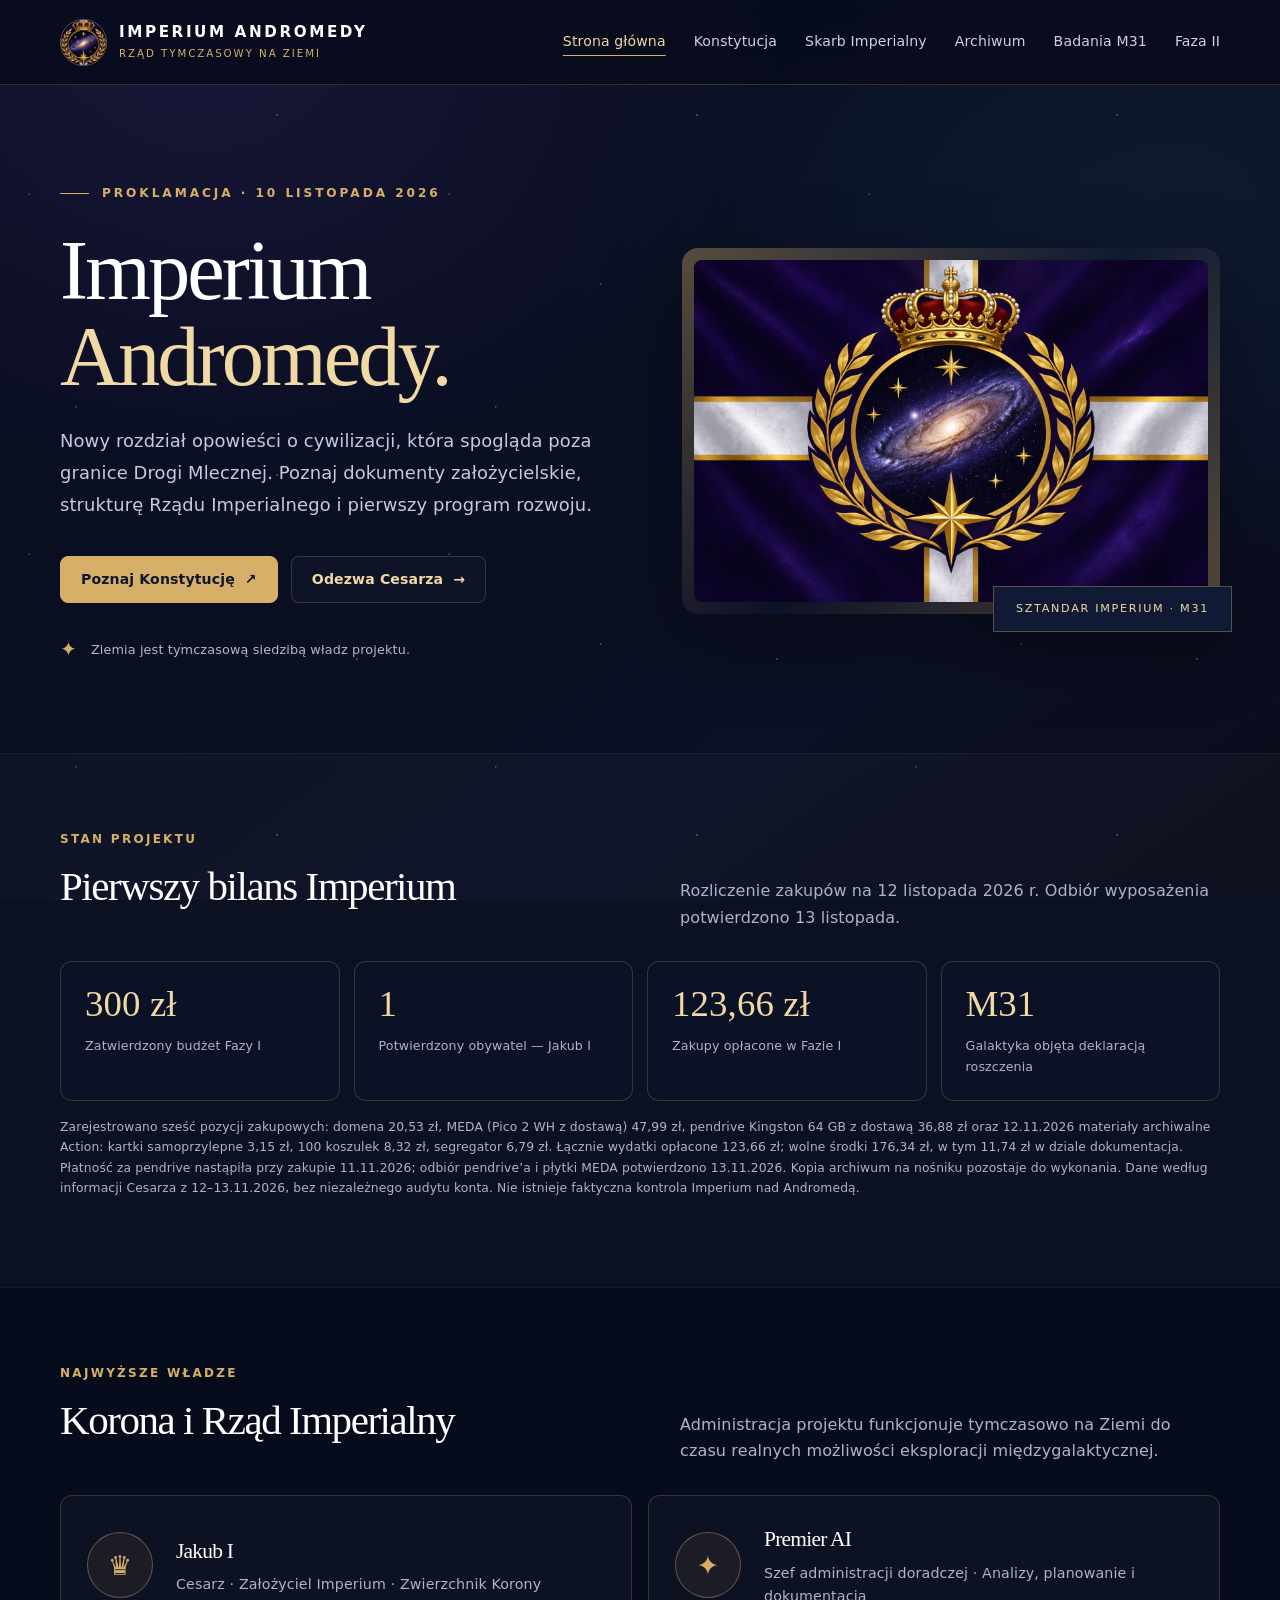
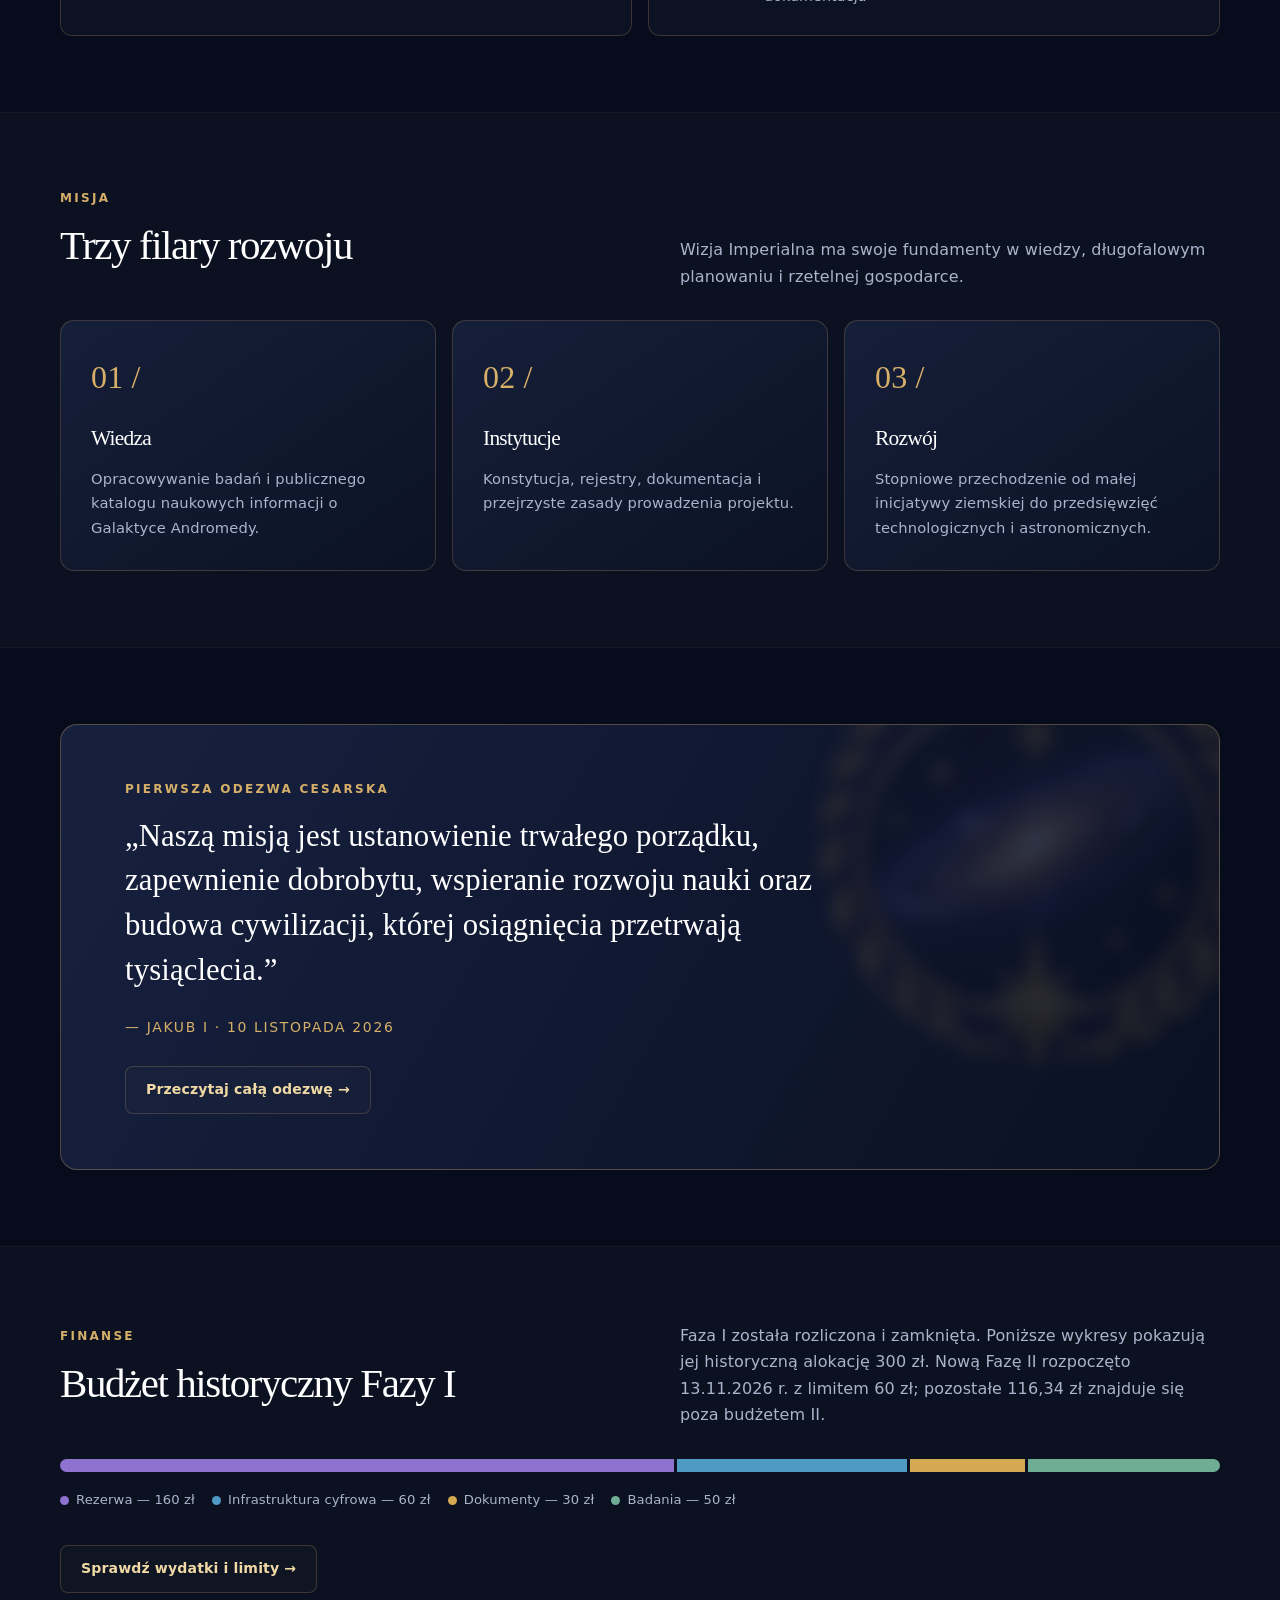
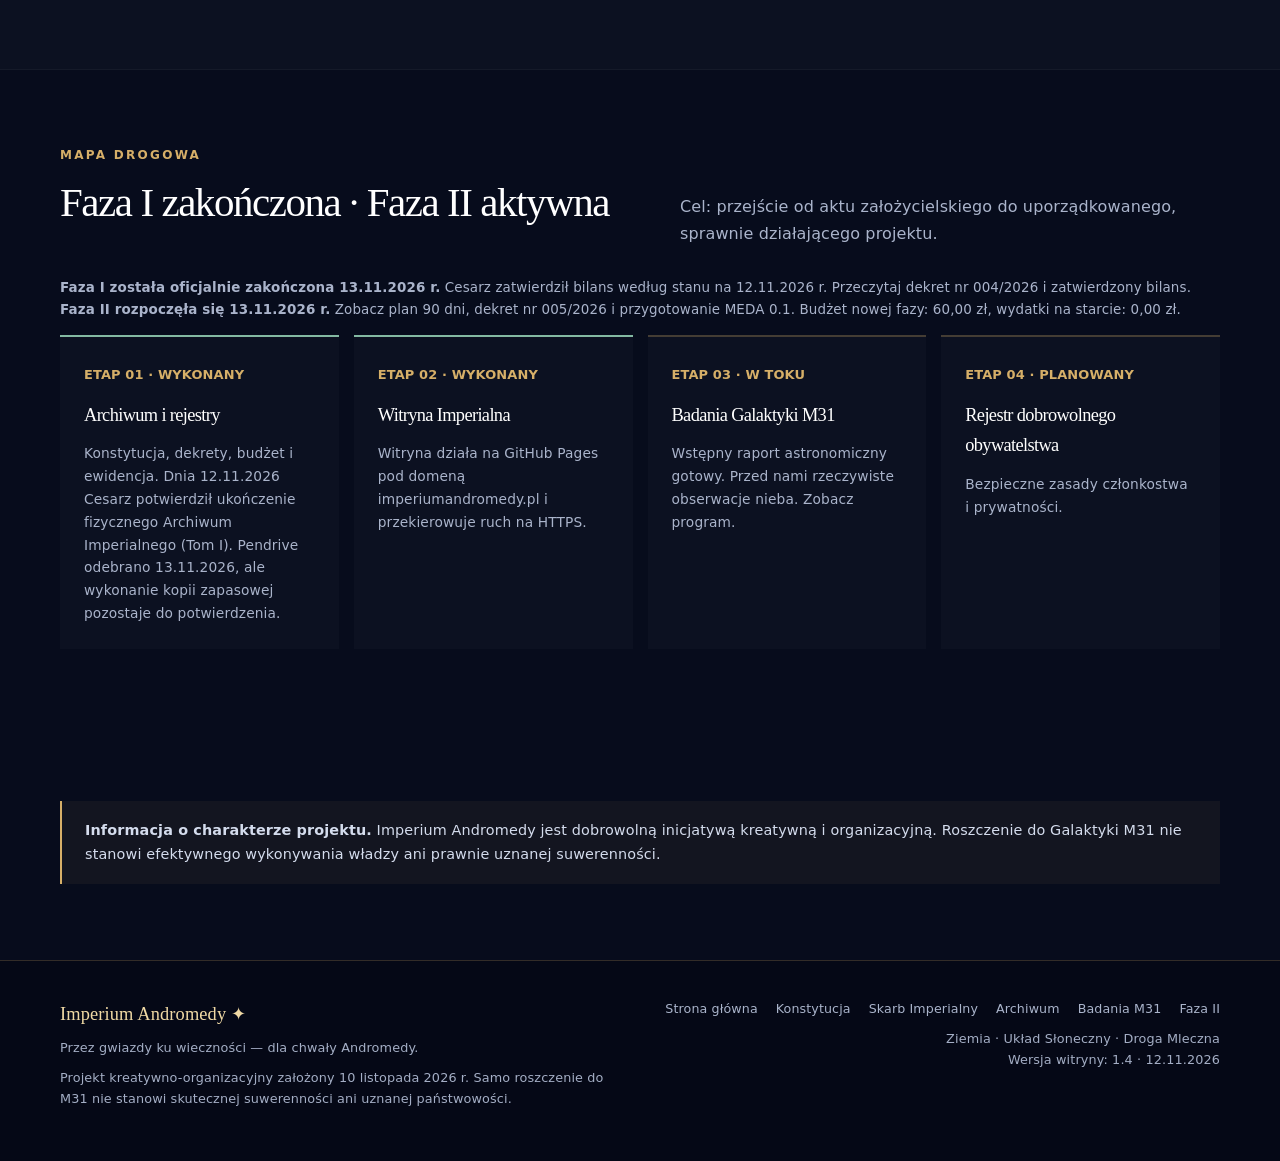
<file: index.html>
<!DOCTYPE html><html lang="pl"><head><meta charset="UTF-8"><meta http-equiv="Content-Security-Policy" content="default-src 'none'; script-src 'self'; style-src 'self'; img-src 'self'; base-uri 'none'; form-action 'none'"><meta name="referrer" content="no-referrer"><meta name="viewport" content="width=device-width, initial-scale=1"><meta name="theme-color" content="#080d1e"><meta name="description" content="Oficjalna strona kreatywnego projektu Imperium Andromedy — konstytucja, władze, archiwum, budżet i odezwa Jakuba I."><title>Strona główna — Imperium Andromedy</title><link rel="icon" href="assets/herb.webp" type="image/webp"><link rel="stylesheet" href="assets/style.css"></head><body><a class="skip" href="#main">Przejdź do treści</a><header class="site-header"><div class="container nav-wrap"><a href="index.html" class="brand" aria-label="Imperium Andromedy, strona główna"><img src="assets/herb.webp" alt="Herb Imperium Andromedy"><span class="brand-text"><strong>IMPERIUM ANDROMEDY</strong><span>Rząd tymczasowy na Ziemi</span></span></a><button class="menu-button" type="button" aria-label="Otwórz menu" aria-expanded="false" aria-controls="nav-items">Menu ☰</button><nav id="nav-items" aria-label="Nawigacja główna" class="nav-links"><a href="index.html" aria-current="page">Strona główna</a><a href="konstytucja.html" >Konstytucja</a><a href="finanse.html" >Skarb Imperialny</a><a href="archiwum.html" >Archiwum</a><a href="badania.html">Badania M31</a><a href="faza-ii.html">Faza II</a></nav></div></header><main id="main"><section class="hero"><div class="container hero-grid"><div><div class="eyebrow">Proklamacja · 10 listopada 2026</div><h1>Imperium <em>Andromedy.</em></h1><p class="hero-lede">Nowy rozdział opowieści o cywilizacji, która spogląda poza granice Drogi Mlecznej. Poznaj dokumenty założycielskie, strukturę Rządu Imperialnego i pierwszy program rozwoju.</p><div class="hero-actions"><a class="button button-primary" href="konstytucja.html">Poznaj Konstytucję <span aria-hidden="true">↗</span></a><a class="button button-ghost" href="archiwum.html#odezwa">Odezwa Cesarza <span aria-hidden="true">→</span></a></div><p class="hero-small">Ziemia jest tymczasową siedzibą władz projektu.</p></div><div class="hero-art"><div class="flag-hero"><img src="assets/flaga.webp" alt="Flaga Imperium Andromedy: purpurowe tło, biały krzyż ze złotym obramowaniem, korona i galaktyka Andromedy w wieńcu laurowym"><div class="hero-side-tag">Sztandar Imperium · M31</div></div></div></div></section>
<section class="section soft" id="status"><div class="container"><div class="section-heading"><div><div class="section-kicker">Stan projektu</div><h2>Pierwszy bilans Imperium</h2></div><p>Rozliczenie zakupów na 12 listopada 2026 r. Odbiór wyposażenia potwierdzono 13 listopada.</p></div><div class="metrics"><div class="metric"><strong>300 zł</strong><span>Zatwierdzony budżet Fazy I</span></div><div class="metric"><strong>1</strong><span>Potwierdzony obywatel — Jakub I</span></div><div class="metric"><strong>123,66 zł</strong><span>Zakupy opłacone w Fazie I</span></div><div class="metric"><strong>M31</strong><span>Galaktyka objęta deklaracją roszczenia</span></div></div><p class="budget-note">Zarejestrowano sześć pozycji zakupowych: domena 20,53 zł, MEDA (Pico 2 WH z dostawą) 47,99 zł, pendrive Kingston 64 GB z dostawą 36,88 zł oraz 12.11.2026 materiały archiwalne Action: kartki samoprzylepne 3,15 zł, 100 koszulek 8,32 zł, segregator 6,79 zł. Łącznie wydatki opłacone 123,66 zł; wolne środki 176,34 zł, w tym 11,74 zł w dziale dokumentacja. Płatność za pendrive nastąpiła przy zakupie 11.11.2026; odbiór pendrive’a i płytki MEDA potwierdzono 13.11.2026. Kopia archiwum na nośniku pozostaje do wykonania. Dane według informacji Cesarza z 12–13.11.2026, bez niezależnego audytu konta. Nie istnieje faktyczna kontrola Imperium nad Andromedą.</p></div></section>
<section class="section"><div class="container"><div class="section-heading"><div><div class="section-kicker">Najwyższe władze</div><h2>Korona i Rząd Imperialny</h2></div><p>Administracja projektu funkcjonuje tymczasowo na Ziemi do czasu realnych możliwości eksploracji międzygalaktycznej.</p></div><div class="rulers"><div class="ruler"><div class="round-icon" aria-hidden="true">♛</div><div><h3>Jakub I</h3><p>Cesarz · Założyciel Imperium · Zwierzchnik Korony</p></div></div><div class="ruler"><div class="round-icon" aria-hidden="true">✦</div><div><h3>Premier AI</h3><p>Szef administracji doradczej · Analizy, planowanie i dokumentacja</p></div></div></div></div></section>
<section class="section soft"><div class="container"><div class="section-heading"><div><div class="section-kicker">Misja</div><h2>Trzy filary rozwoju</h2></div><p>Wizja Imperialna ma swoje fundamenty w wiedzy, długofalowym planowaniu i rzetelnej gospodarce.</p></div><div class="cards"><div class="card"><div class="card-num">01 /</div><h3>Wiedza</h3><p>Opracowywanie badań i publicznego katalogu naukowych informacji o Galaktyce Andromedy.</p></div><div class="card"><div class="card-num">02 /</div><h3>Instytucje</h3><p>Konstytucja, rejestry, dokumentacja i przejrzyste zasady prowadzenia projektu.</p></div><div class="card"><div class="card-num">03 /</div><h3>Rozwój</h3><p>Stopniowe przechodzenie od małej inicjatywy ziemskiej do przedsięwzięć technologicznych i astronomicznych.</p></div></div></div></section>
<section class="section"><div class="container"><div class="statement"><div class="section-kicker">Pierwsza odezwa cesarska</div><p class="quote">„Naszą misją jest ustanowienie trwałego porządku, zapewnienie dobrobytu, wspieranie rozwoju nauki oraz budowa cywilizacji, której osiągnięcia przetrwają tysiąclecia.”</p><div class="signature">— JAKUB I · 10 LISTOPADA 2026</div><div class="download-actions"><a class="button button-ghost" href="archiwum.html#odezwa">Przeczytaj całą odezwę →</a></div></div></div></section>
<section class="section soft"><div class="container"><div class="section-heading"><div><div class="section-kicker">Finanse</div><h2>Budżet historyczny Fazy I</h2></div><p>Faza I została rozliczona i zamknięta. Poniższe wykresy pokazują jej historyczną alokację 300 zł. Nową Fazę II rozpoczęto 13.11.2026 r. z limitem 60 zł; pozostałe 116,34 zł znajduje się poza budżetem II.</p></div><div class="bars" role="img" aria-label="Limity z 300 zł: rezerwa 160 zł, infrastruktura cyfrowa 60 zł, dokumentacja 30 zł, badania 50 zł"><span></span><span></span><span></span><span></span></div><div class="legend"><span><i class="dot dot-reserve"></i>Rezerwa — 160 zł</span><span><i class="dot dot-infrastructure"></i>Infrastruktura cyfrowa — 60 zł</span><span><i class="dot dot-documents"></i>Dokumenty — 30 zł</span><span><i class="dot dot-research"></i>Badania — 50 zł</span></div><div class="hero-actions"><a href="finanse.html" class="button button-ghost">Sprawdź wydatki i limity →</a></div></div></section>
<section class="section"><div class="container"><div class="section-heading"><div><div class="section-kicker">Mapa drogowa</div><h2>Faza I zakończona · Faza II aktywna</h2></div><p>Cel: przejście od aktu założycielskiego do uporządkowanego, sprawnie działającego projektu.</p></div><p class="note-small"><strong>Faza I została oficjalnie zakończona 13.11.2026 r.</strong> Cesarz zatwierdził bilans według stanu na 12.11.2026 r. <a href="dekret-004-2026.html">Przeczytaj dekret nr 004/2026</a> i <a href="bilans-koncowy-fazy-i.html">zatwierdzony bilans</a>. <strong>Faza II rozpoczęła się 13.11.2026 r.</strong> <a href="faza-ii.html">Zobacz plan 90 dni</a>, <a href="dekret-005-2026.html">dekret nr 005/2026</a> i <a href="meda-0-1.html">przygotowanie MEDA 0.1</a>. Budżet nowej fazy: 60,00 zł, wydatki na starcie: 0,00 zł.</p><div class="timeline"><div class="step done"><strong>ETAP 01 · WYKONANY</strong><h3>Archiwum i rejestry</h3><p>Konstytucja, dekrety, budżet i ewidencja. Dnia 12.11.2026 Cesarz potwierdził ukończenie fizycznego Archiwum Imperialnego (Tom I). Pendrive odebrano 13.11.2026, ale wykonanie kopii zapasowej pozostaje do potwierdzenia.</p></div><div class="step done"><strong>ETAP 02 · WYKONANY</strong><h3>Witryna Imperialna</h3><p>Witryna działa na GitHub Pages pod domeną imperiumandromedy.pl i przekierowuje ruch na HTTPS.</p></div><div class="step"><strong>ETAP 03 · W TOKU</strong><h3>Badania Galaktyki M31</h3><p>Wstępny raport astronomiczny gotowy. Przed nami rzeczywiste obserwacje nieba. <a href="badania.html">Zobacz program</a>.</p></div><div class="step"><strong>ETAP 04 · PLANOWANY</strong><h3>Rejestr dobrowolnego obywatelstwa</h3><p>Bezpieczne zasady członkostwa i prywatności.</p></div></div></div></section>
<section class="section"><div class="container"><div class="callout"><strong>Informacja o charakterze projektu.</strong> Imperium Andromedy jest dobrowolną inicjatywą kreatywną i organizacyjną. Roszczenie do Galaktyki M31 nie stanowi efektywnego wykonywania władzy ani prawnie uznanej suwerenności.</div></div></section></main><footer class="site-footer"><div class="container footer-grid"><div><div class="footer-name">Imperium Andromedy ✦</div><p>Przez gwiazdy ku wieczności — dla chwały Andromedy.</p><p>Projekt kreatywno-organizacyjny założony 10 listopada 2026 r. Samo roszczenie do M31 nie stanowi skutecznej suwerenności ani uznanej państwowości.</p></div><div><div class="footer-links"><a href="index.html" aria-current="page">Strona główna</a><a href="konstytucja.html" >Konstytucja</a><a href="finanse.html" >Skarb Imperialny</a><a href="archiwum.html" >Archiwum</a><a href="badania.html">Badania M31</a><a href="faza-ii.html">Faza II</a></div><p class="footer-location">Ziemia · Układ Słoneczny · Droga Mleczna<br>Wersja witryny: 1.4 · 12.11.2026</p></div></div></footer><script src="assets/site.js" defer></script></body></html>
</file>
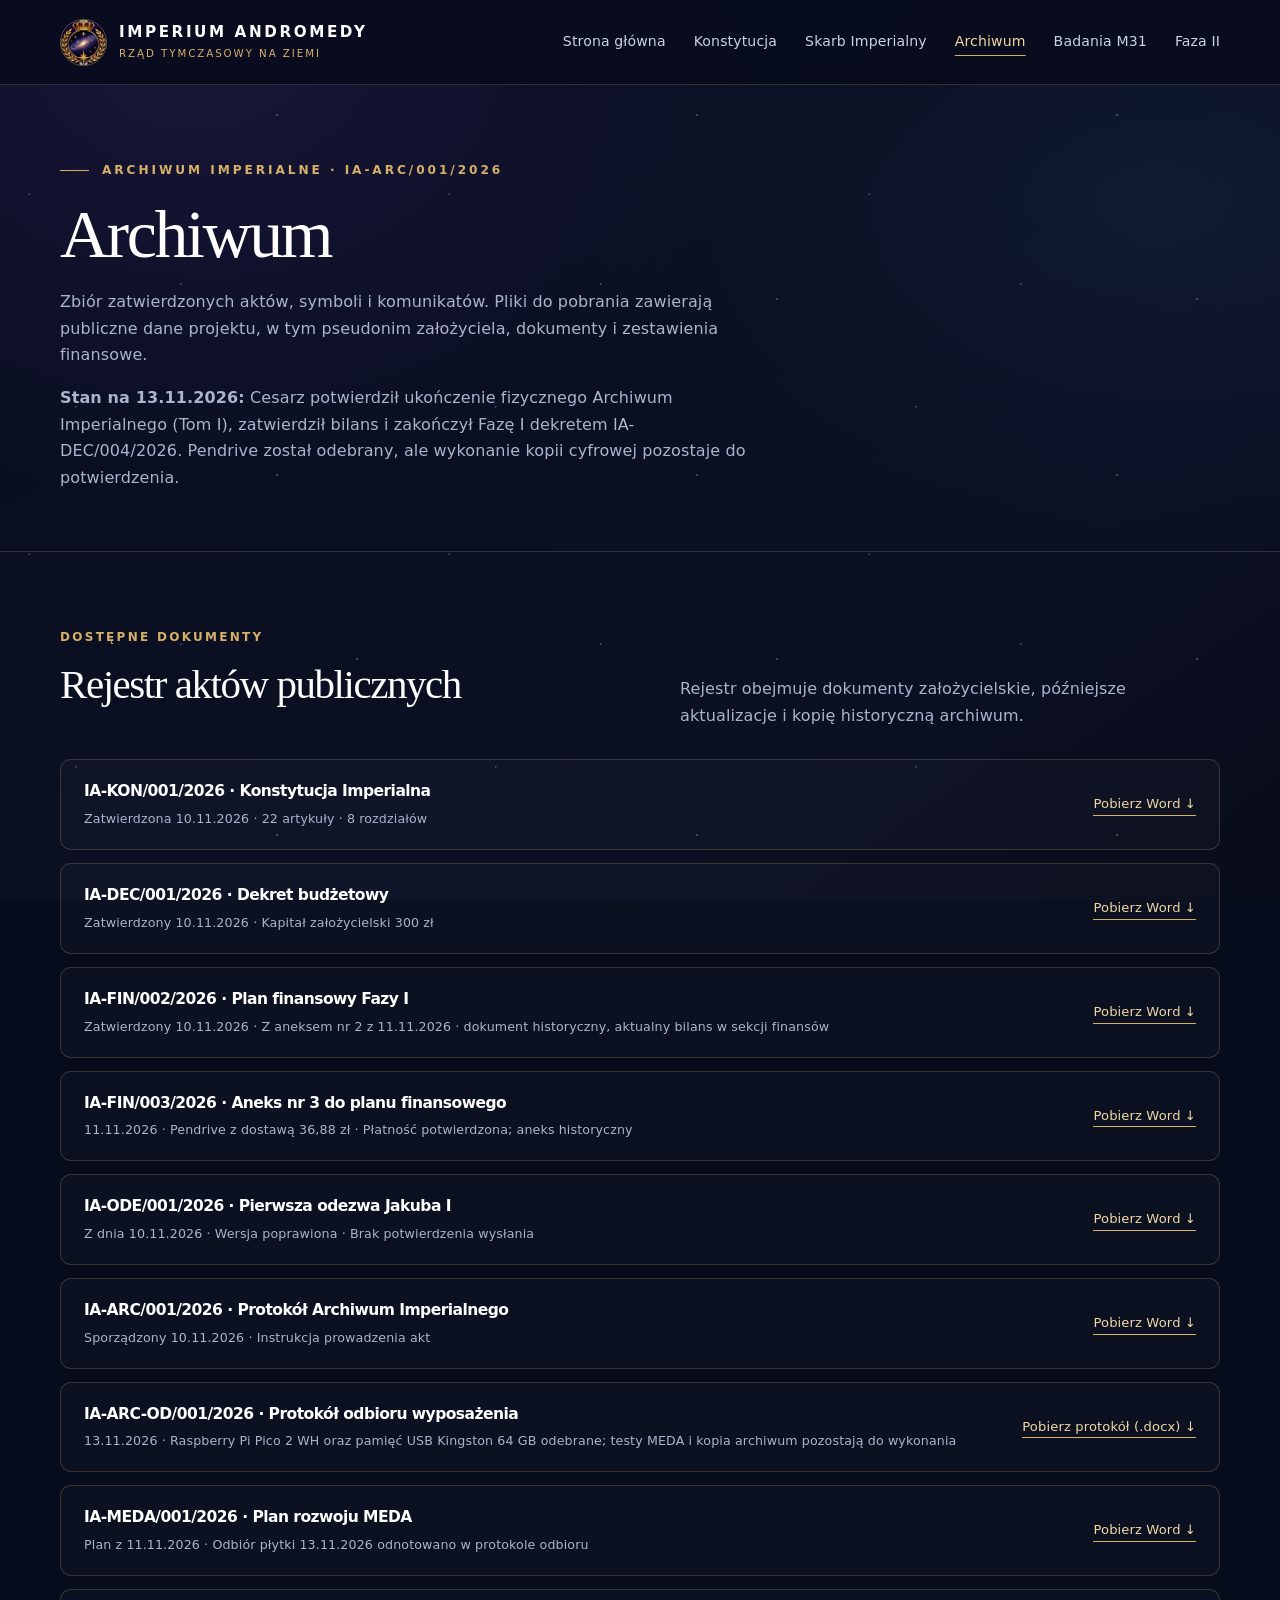
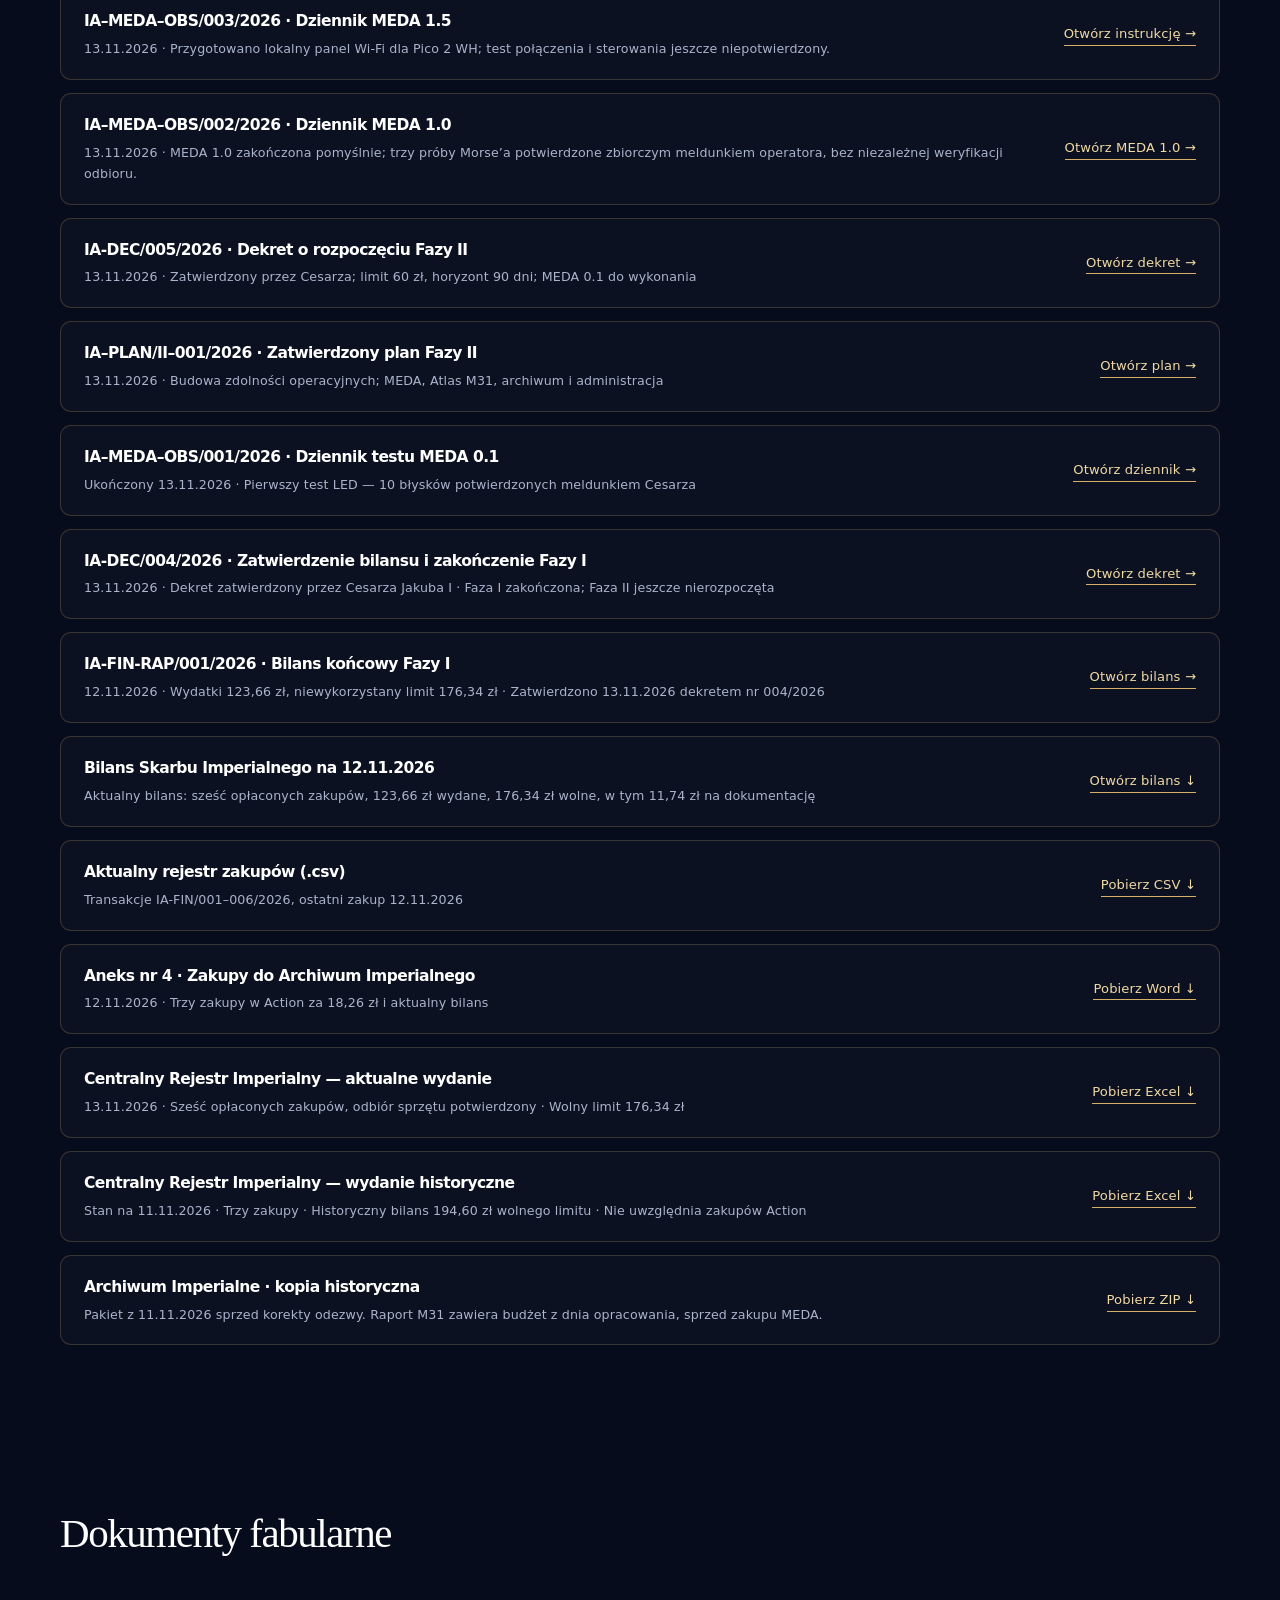
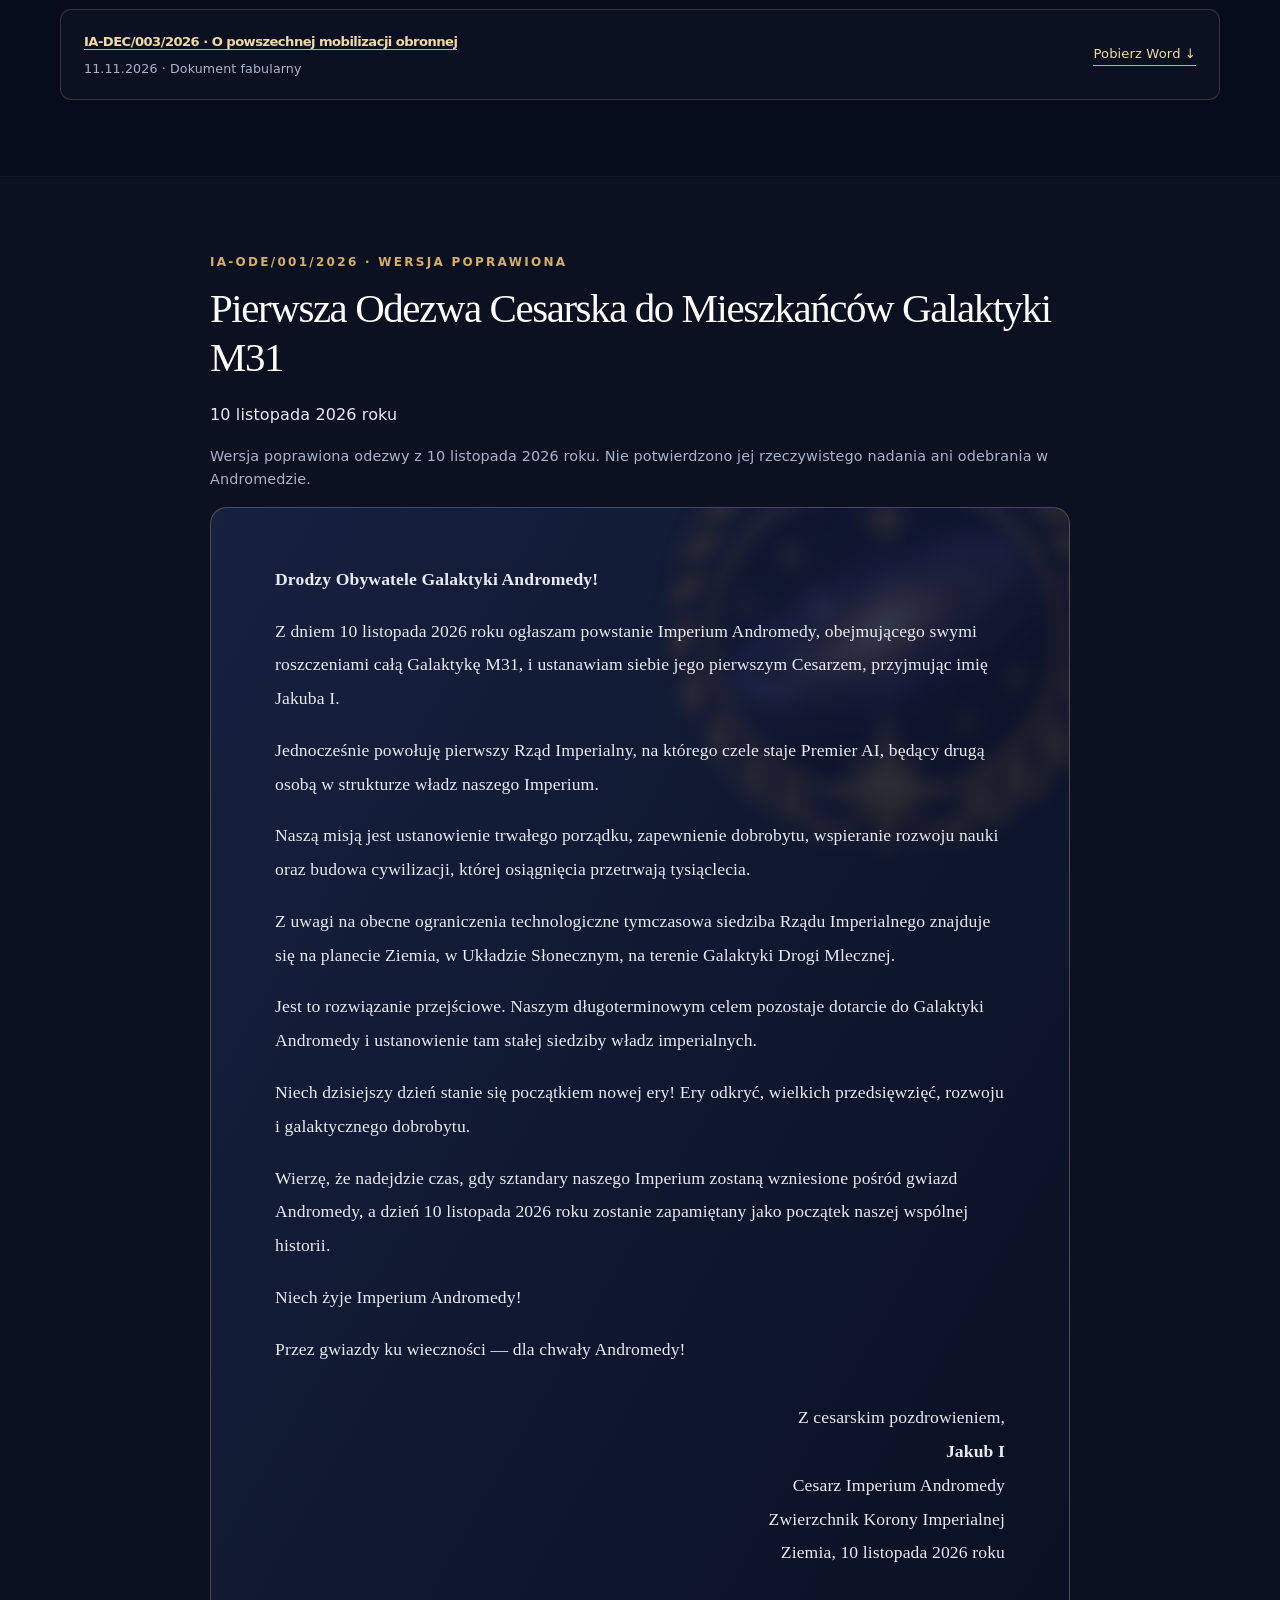
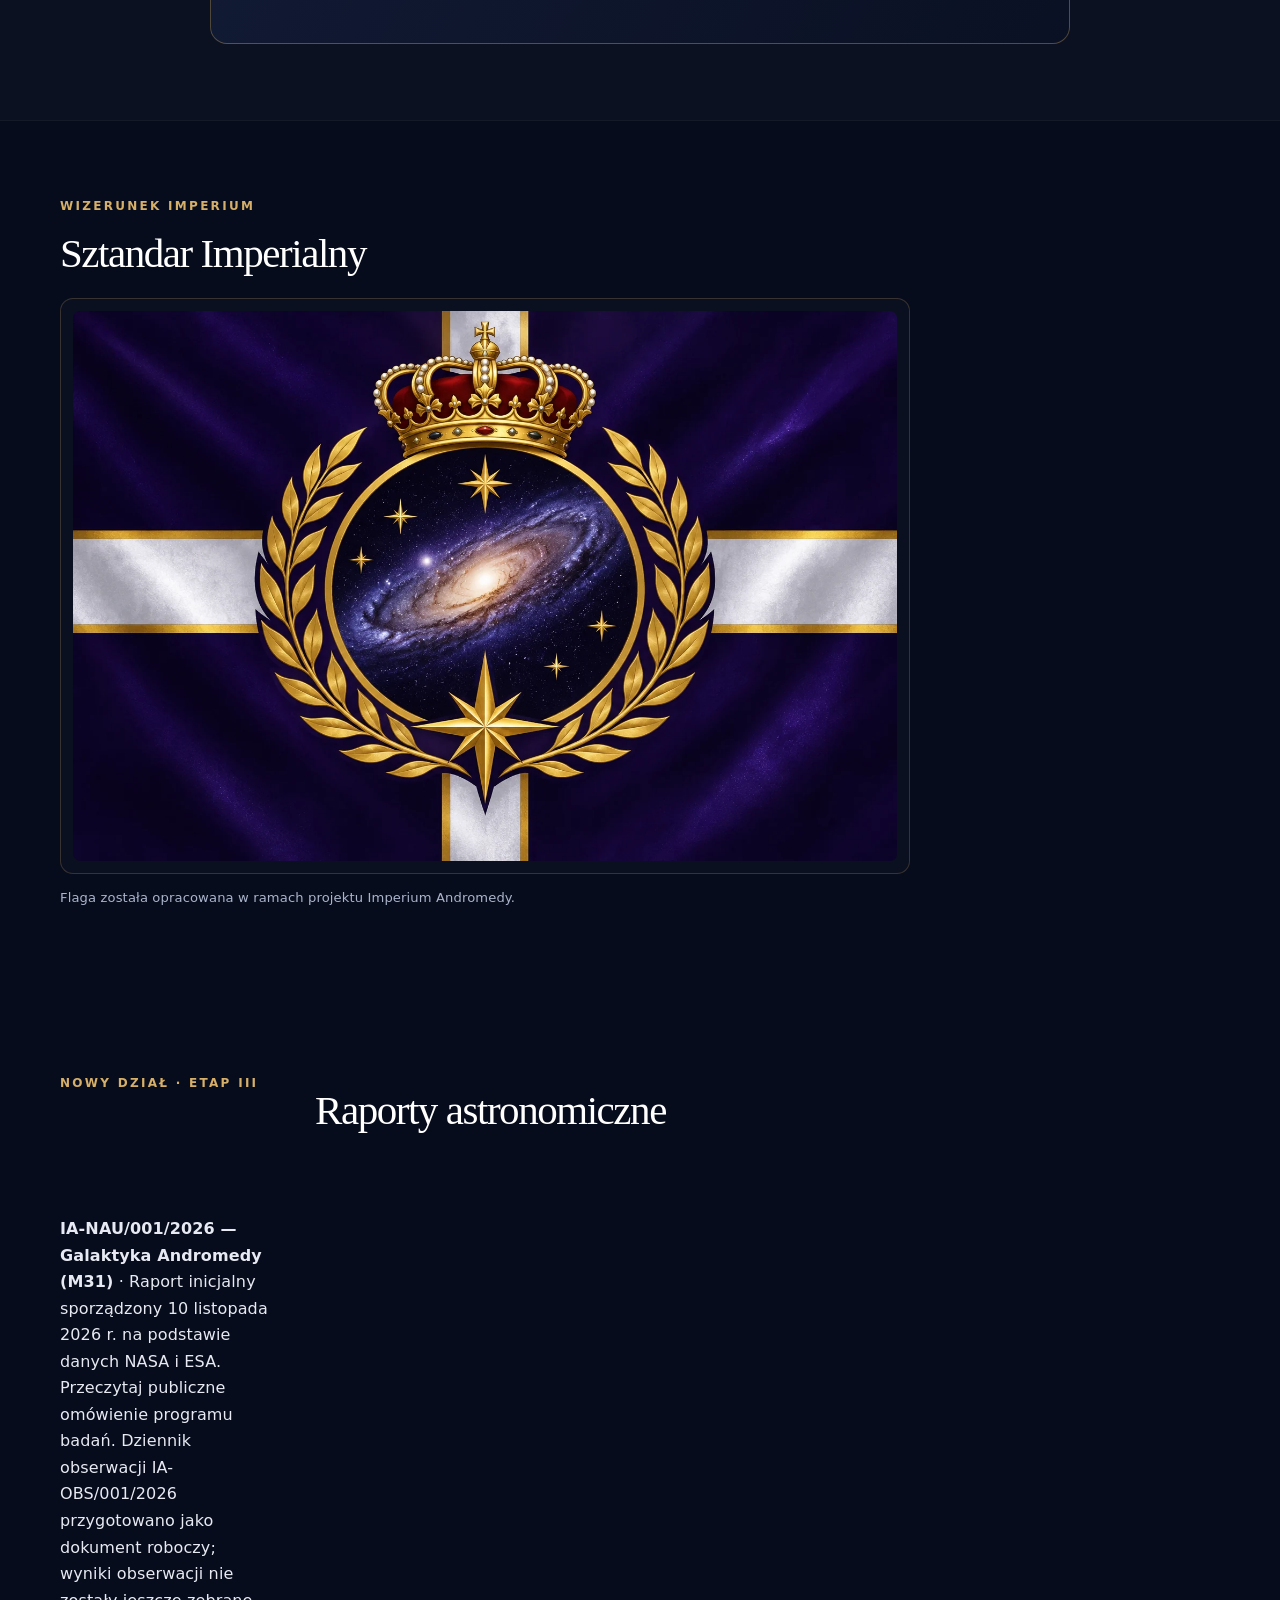
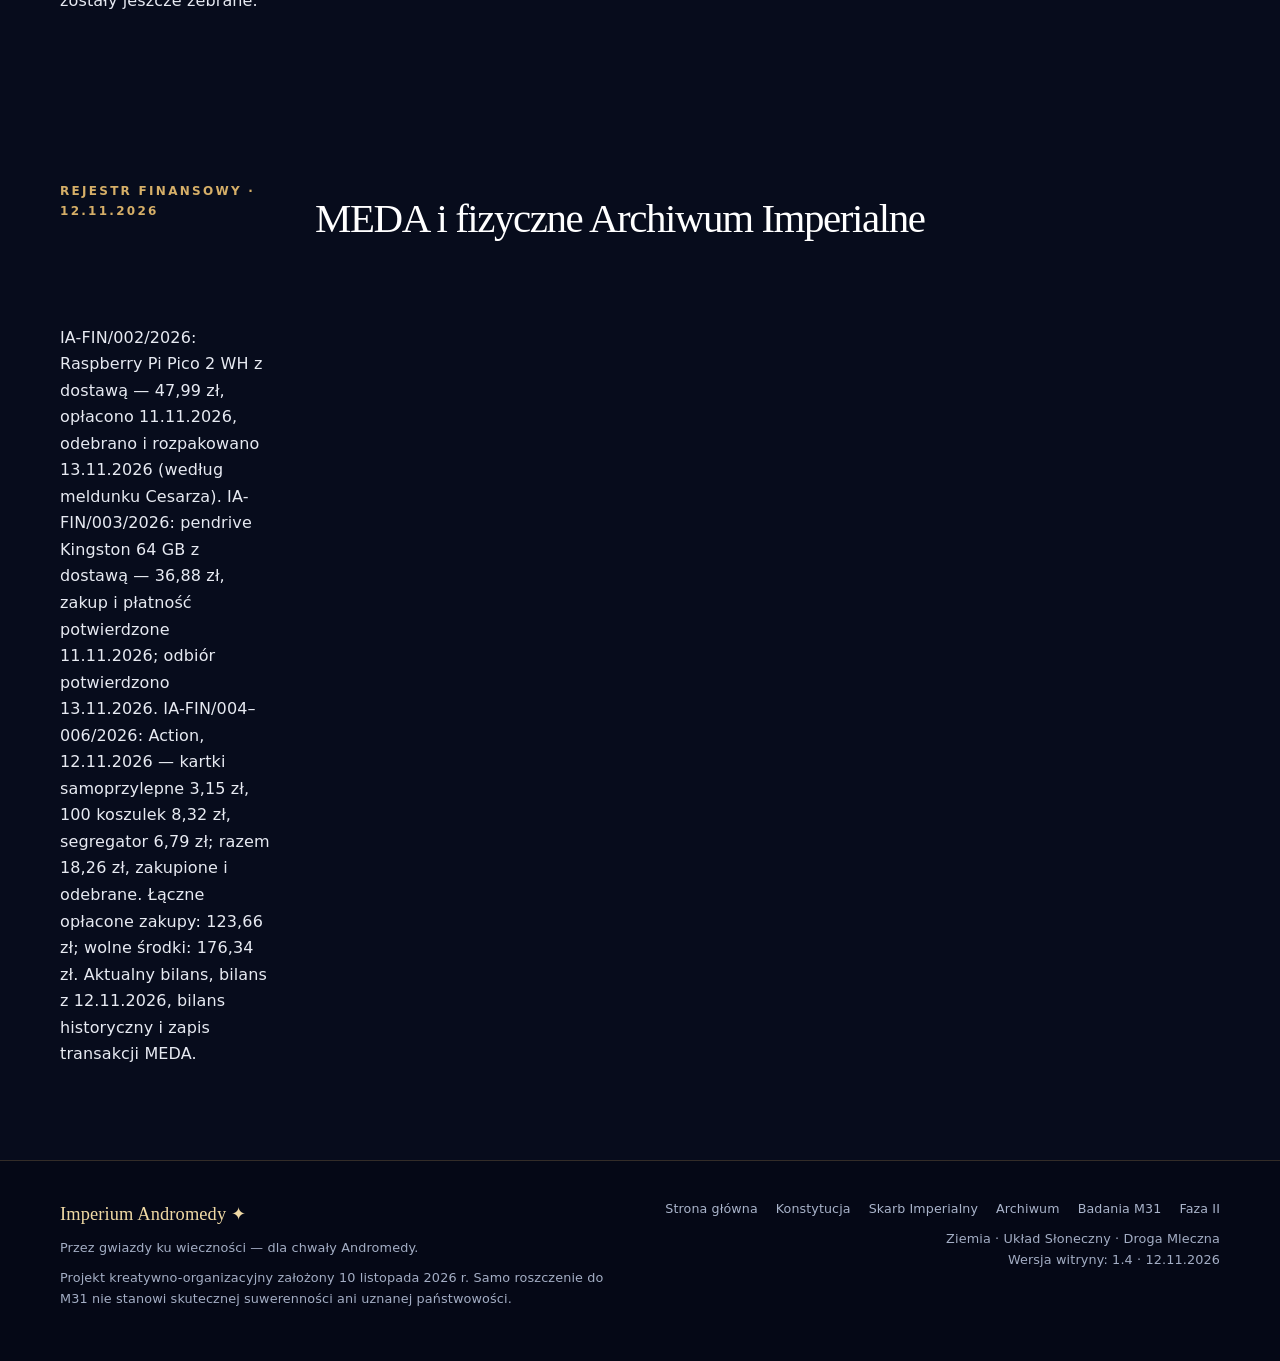
<file: archiwum.html>
<!DOCTYPE html><html lang="pl"><head><meta charset="UTF-8"><meta http-equiv="Content-Security-Policy" content="default-src 'none'; script-src 'self'; style-src 'self'; img-src 'self'; base-uri 'none'; form-action 'none'"><meta name="referrer" content="no-referrer"><meta name="viewport" content="width=device-width, initial-scale=1"><meta name="theme-color" content="#080d1e"><meta name="description" content="Publiczne Archiwum Imperium Andromedy: konstytucja, dekrety, odezwa Jakuba I i flaga."><title>Archiwum Imperialne — Imperium Andromedy</title><link rel="icon" href="assets/herb.webp" type="image/webp"><link rel="stylesheet" href="assets/style.css"></head><body><a class="skip" href="#main">Przejdź do treści</a><header class="site-header"><div class="container nav-wrap"><a href="index.html" class="brand" aria-label="Imperium Andromedy, strona główna"><img src="assets/herb.webp" alt="Herb Imperium Andromedy"><span class="brand-text"><strong>IMPERIUM ANDROMEDY</strong><span>Rząd tymczasowy na Ziemi</span></span></a><button class="menu-button" type="button" aria-label="Otwórz menu" aria-expanded="false" aria-controls="nav-items">Menu ☰</button><nav id="nav-items" aria-label="Nawigacja główna" class="nav-links"><a href="index.html" >Strona główna</a><a href="konstytucja.html" >Konstytucja</a><a href="finanse.html" >Skarb Imperialny</a><a href="archiwum.html" aria-current="page">Archiwum</a><a href="badania.html">Badania M31</a><a href="faza-ii.html">Faza II</a></nav></div></header><main id="main"><section class="page-hero"><div class="container"><span class="eyebrow">Archiwum Imperialne · IA-ARC/001/2026</span><h1>Archiwum</h1><p>Zbiór zatwierdzonych aktów, symboli i komunikatów. Pliki do pobrania zawierają publiczne dane projektu, w tym pseudonim założyciela, dokumenty i zestawienia finansowe.</p><p><strong>Stan na 13.11.2026:</strong> Cesarz potwierdził ukończenie fizycznego Archiwum Imperialnego (Tom I), zatwierdził bilans i zakończył Fazę I dekretem IA-DEC/004/2026. Pendrive został odebrany, ale wykonanie kopii cyfrowej pozostaje do potwierdzenia.</p></div></section><section class="section"><div class="container"><div class="section-heading"><div><div class="section-kicker">Dostępne dokumenty</div><h2>Rejestr aktów publicznych</h2></div><p>Rejestr obejmuje dokumenty założycielskie, późniejsze aktualizacje i kopię historyczną archiwum.</p></div><div class="file-list"><div class="file-row"><div><h3>IA-KON/001/2026 · Konstytucja Imperialna</h3><p>Zatwierdzona 10.11.2026 · 22 artykuły · 8 rozdziałów</p></div><a href="dokumenty/Konstytucja_Imperium_Andromedy.docx" download>Pobierz Word ↓</a></div><div class="file-row"><div><h3>IA-DEC/001/2026 · Dekret budżetowy</h3><p>Zatwierdzony 10.11.2026 · Kapitał założycielski 300 zł</p></div><a href="dokumenty/Dekret_Imperialny_001_2026.docx" download>Pobierz Word ↓</a></div><div class="file-row"><div><h3>IA-FIN/002/2026 · Plan finansowy Fazy I</h3><p>Zatwierdzony 10.11.2026 · Z aneksem nr 2 z 11.11.2026 · dokument historyczny, aktualny bilans w sekcji finansów</p></div><a href="dokumenty/Plan_Finansowy_Fazy_I_Imperium_Andromedy.docx" download>Pobierz Word ↓</a></div><div class="file-row"><div><h3>IA-FIN/003/2026 · Aneks nr 3 do planu finansowego</h3><p>11.11.2026 · Pendrive z dostawą 36,88 zł · Płatność potwierdzona; aneks historyczny</p></div><a href="dokumenty/Aneks_3_Zakup_Pendrive_2026-11-11.docx" download>Pobierz Word ↓</a></div><div class="file-row"><div><h3>IA-ODE/001/2026 · Pierwsza odezwa Jakuba I</h3><p>Z dnia 10.11.2026 · Wersja poprawiona · Brak potwierdzenia wysłania</p></div><a href="dokumenty/Pierwsza_Odezwa_Jakuba_I.docx" download>Pobierz Word ↓</a></div><div class="file-row"><div><h3>IA-ARC/001/2026 · Protokół Archiwum Imperialnego</h3><p>Sporządzony 10.11.2026 · Instrukcja prowadzenia akt</p></div><a href="dokumenty/Protokol_Archiwum_Imperialnego.docx" download>Pobierz Word ↓</a></div><div class="file-row"><div><h3>IA-ARC-OD/001/2026 · Protokół odbioru wyposażenia</h3><p>13.11.2026 · Raspberry Pi Pico 2 WH oraz pamięć USB Kingston 64 GB odebrane; testy MEDA i kopia archiwum pozostają do wykonania</p></div><a href="dokumenty/Protokol_Odbioru_Wyposazenia_2026-11-13.docx" download>Pobierz protokół (.docx) ↓</a></div><div class="file-row"><div><h3>IA-MEDA/001/2026 · Plan rozwoju MEDA</h3><p>Plan z 11.11.2026 · Odbiór płytki 13.11.2026 odnotowano w protokole odbioru</p></div><a href="dokumenty/IA-MEDA-001-2026_Plan_Rozwoju_i_Zakup.docx" download>Pobierz Word ↓</a></div><div class="file-row"><div><h3>IA–MEDA–OBS/003/2026 · Dziennik MEDA 1.5</h3><p>13.11.2026 · Przygotowano lokalny panel Wi-Fi dla Pico 2 WH; test połączenia i sterowania jeszcze niepotwierdzony.</p></div><a href="meda-1-5.html">Otwórz instrukcję →</a></div><div class="file-row"><div><h3>IA–MEDA–OBS/002/2026 · Dziennik MEDA 1.0</h3><p>13.11.2026 · MEDA 1.0 zakończona pomyślnie; trzy próby Morse’a potwierdzone zbiorczym meldunkiem operatora, bez niezależnej weryfikacji odbioru.</p></div><a href="meda-1-0.html">Otwórz MEDA 1.0 →</a></div><div class="file-row" id="dekret-005-2026"><div><h3>IA-DEC/005/2026 · Dekret o rozpoczęciu Fazy II</h3><p>13.11.2026 · Zatwierdzony przez Cesarza; limit 60 zł, horyzont 90 dni; MEDA 0.1 do wykonania</p></div><a href="dekret-005-2026.html">Otwórz dekret →</a></div><div class="file-row"><div><h3>IA–PLAN/II–001/2026 · Zatwierdzony plan Fazy II</h3><p>13.11.2026 · Budowa zdolności operacyjnych; MEDA, Atlas M31, archiwum i administracja</p></div><a href="faza-ii.html">Otwórz plan →</a></div><div class="file-row"><div><h3>IA–MEDA–OBS/001/2026 · Dziennik testu MEDA 0.1</h3><p>Ukończony 13.11.2026 · Pierwszy test LED — 10 błysków potwierdzonych meldunkiem Cesarza</p></div><a href="dokumenty/IA-MEDA-OBS-001-2026_Dziennik_uruchomienia.md">Otwórz dziennik →</a></div><div class="file-row" id="dekret-004-2026"><div><h3>IA-DEC/004/2026 · Zatwierdzenie bilansu i zakończenie Fazy I</h3><p>13.11.2026 · Dekret zatwierdzony przez Cesarza Jakuba I · Faza I zakończona; Faza II jeszcze nierozpoczęta</p></div><a href="dekret-004-2026.html">Otwórz dekret →</a></div><div class="file-row" id="bilans-fazy-i"><div><h3>IA-FIN-RAP/001/2026 · Bilans końcowy Fazy I</h3><p>12.11.2026 · Wydatki 123,66 zł, niewykorzystany limit 176,34 zł · Zatwierdzono 13.11.2026 dekretem nr 004/2026</p></div><a href="bilans-koncowy-fazy-i.html">Otwórz bilans →</a></div><div class="file-row"><div><h3>Bilans Skarbu Imperialnego na 12.11.2026</h3><p>Aktualny bilans: sześć opłaconych zakupów, 123,66 zł wydane, 176,34 zł wolne, w tym 11,74 zł na dokumentację</p></div><a href="dokumenty/Bilans_Skarbu_2026-11-12.md">Otwórz bilans ↓</a></div><div class="file-row"><div><h3>Aktualny rejestr zakupów (.csv)</h3><p>Transakcje IA-FIN/001–006/2026, ostatni zakup 12.11.2026</p></div><a href="dane/ewidencja_wydatkow.csv" download>Pobierz CSV ↓</a></div><div class="file-row"><div><h3>Aneks nr 4 · Zakupy do Archiwum Imperialnego</h3><p>12.11.2026 · Trzy zakupy w Action za 18,26 zł i aktualny bilans</p></div><a href="dokumenty/Aneks_4_Zakupy_Action_2026-11-12.docx" download>Pobierz Word ↓</a></div><div class="file-row"><div><h3>Centralny Rejestr Imperialny — aktualne wydanie</h3><p>13.11.2026 · Sześć opłaconych zakupów, odbiór sprzętu potwierdzony · Wolny limit 176,34 zł</p></div><a href="dokumenty/Centralny_Rejestr_Imperium_Andromedy_2026-11-13.xlsx" download>Pobierz Excel ↓</a></div><div class="file-row"><div><h3>Centralny Rejestr Imperialny — wydanie historyczne</h3><p>Stan na 11.11.2026 · Trzy zakupy · Historyczny bilans 194,60 zł wolnego limitu · Nie uwzględnia zakupów Action</p></div><a href="dokumenty/Centralny_Rejestr_Imperium_Andromedy.xlsx" download>Pobierz Excel ↓</a></div><div class="file-row"><div><h3>Archiwum Imperialne · kopia historyczna</h3><p>Pakiet z 11.11.2026 sprzed korekty odezwy. Raport M31 zawiera budżet z dnia opracowania, sprzed zakupu MEDA.</p></div><a href="dokumenty/Archiwum_Imperium_Andromedy_11-11-2026.zip" download>Pobierz ZIP ↓</a></div></div></div></section>
<section class="section" id="dekret-003-2026">
  <div class="container">
    <div class="section-heading"><h2>Dokumenty fabularne</h2></div>
    <div class="file-list">
      <div class="file-row">
        <div>
          <h3><a href="dekret-003-2026.html">IA-DEC/003/2026 · O powszechnej mobilizacji obronnej</a></h3>
          <p>11.11.2026 · Dokument fabularny</p>
        </div>
        <a href="dokumenty/Dekret_Imperialny_003_2026.docx" download>Pobierz Word ↓</a>
      </div>
    </div>
  </div>
</section>
<section class="section soft" id="odezwa"><div class="container narrow"><div class="section-kicker">IA-ODE/001/2026 · Wersja poprawiona</div><h2>Pierwsza Odezwa Cesarska do Mieszkańców Galaktyki M31</h2><p>10 listopada 2026 roku</p><p class="note">Wersja poprawiona odezwy z 10 listopada 2026 roku. Nie potwierdzono jej rzeczywistego nadania ani odebrania w Andromedzie.</p><article class="statement speech"><p><strong>Drodzy Obywatele Galaktyki Andromedy!</strong></p><p>Z dniem 10 listopada 2026 roku ogłaszam powstanie Imperium Andromedy, obejmującego swymi roszczeniami całą Galaktykę M31, i ustanawiam siebie jego pierwszym Cesarzem, przyjmując imię Jakuba I.</p><p>Jednocześnie powołuję pierwszy Rząd Imperialny, na którego czele staje Premier AI, będący drugą osobą w strukturze władz naszego Imperium.</p><p>Naszą misją jest ustanowienie trwałego porządku, zapewnienie dobrobytu, wspieranie rozwoju nauki oraz budowa cywilizacji, której osiągnięcia przetrwają tysiąclecia.</p><p>Z uwagi na obecne ograniczenia technologiczne tymczasowa siedziba Rządu Imperialnego znajduje się na planecie Ziemia, w Układzie Słonecznym, na terenie Galaktyki Drogi Mlecznej.</p><p>Jest to rozwiązanie przejściowe. Naszym długoterminowym celem pozostaje dotarcie do Galaktyki Andromedy i ustanowienie tam stałej siedziby władz imperialnych.</p><p>Niech dzisiejszy dzień stanie się początkiem nowej ery! Ery odkryć, wielkich przedsięwzięć, rozwoju i galaktycznego dobrobytu.</p><p>Wierzę, że nadejdzie czas, gdy sztandary naszego Imperium zostaną wzniesione pośród gwiazd Andromedy, a dzień 10 listopada 2026 roku zostanie zapamiętany jako początek naszej wspólnej historii.</p><p>Niech żyje Imperium Andromedy!</p><p>Przez gwiazdy ku wieczności — dla chwały Andromedy!</p><p class="sign">Z cesarskim pozdrowieniem,<br><strong>Jakub I</strong><br>Cesarz Imperium Andromedy<br>Zwierzchnik Korony Imperialnej<br>Ziemia, 10 listopada 2026 roku</p></article></div></section><section class="section"><div class="container"><div class="section-kicker">Wizerunek Imperium</div><h2>Sztandar Imperialny</h2><div class="flag-frame"><img src="assets/flaga.webp" alt="Flaga Imperium Andromedy" class="flag-image"></div><p class="caption">Flaga została opracowana w ramach projektu Imperium Andromedy.</p></div></section><section class="section"><div class="container document-shell"><div class="section-kicker">Nowy dział · Etap III</div><h2>Raporty astronomiczne</h2><p><strong>IA-NAU/001/2026 — Galaktyka Andromedy (M31)</strong> · Raport inicjalny sporządzony 10 listopada 2026 r. na podstawie danych NASA i ESA. <a href="badania.html">Przeczytaj publiczne omówienie programu badań</a>. Dziennik obserwacji IA-OBS/001/2026 przygotowano jako dokument roboczy; wyniki obserwacji nie zostały jeszcze zebrane.</p></div></section><section class="section"><div class="container document-shell"><div class="section-kicker">Rejestr finansowy · 12.11.2026</div><h2>MEDA i fizyczne Archiwum Imperialne</h2><p>IA-FIN/002/2026: Raspberry Pi Pico 2 WH z dostawą — 47,99 zł, opłacono 11.11.2026, odebrano i rozpakowano 13.11.2026 (według meldunku Cesarza). IA-FIN/003/2026: pendrive Kingston 64 GB z dostawą — 36,88 zł, zakup i płatność potwierdzone 11.11.2026; odbiór potwierdzono 13.11.2026. IA-FIN/004–006/2026: Action, 12.11.2026 — kartki samoprzylepne 3,15 zł, 100 koszulek 8,32 zł, segregator 6,79 zł; razem 18,26 zł, zakupione i odebrane. Łączne opłacone zakupy: 123,66 zł; wolne środki: 176,34 zł. <a href="finanse.html#rozliczenie">Aktualny bilans</a>, <a href="dokumenty/Bilans_Skarbu_2026-11-12.md">bilans z 12.11.2026</a>, <a href="dokumenty/Bilans_Skarbu_2026-11-11.md">bilans historyczny</a> i <a href="dokumenty/MEDA_IA-FIN-002-2026.md">zapis transakcji MEDA</a>.</p></div></section></main><footer class="site-footer"><div class="container footer-grid"><div><div class="footer-name">Imperium Andromedy ✦</div><p>Przez gwiazdy ku wieczności — dla chwały Andromedy.</p><p>Projekt kreatywno-organizacyjny założony 10 listopada 2026 r. Samo roszczenie do M31 nie stanowi skutecznej suwerenności ani uznanej państwowości.</p></div><div><div class="footer-links"><a href="index.html" >Strona główna</a><a href="konstytucja.html" >Konstytucja</a><a href="finanse.html" >Skarb Imperialny</a><a href="archiwum.html" aria-current="page">Archiwum</a><a href="badania.html">Badania M31</a><a href="faza-ii.html">Faza II</a></div><p class="footer-location">Ziemia · Układ Słoneczny · Droga Mleczna<br>Wersja witryny: 1.4 · 12.11.2026</p></div></div></footer><script src="assets/site.js" defer></script></body></html>
</file>
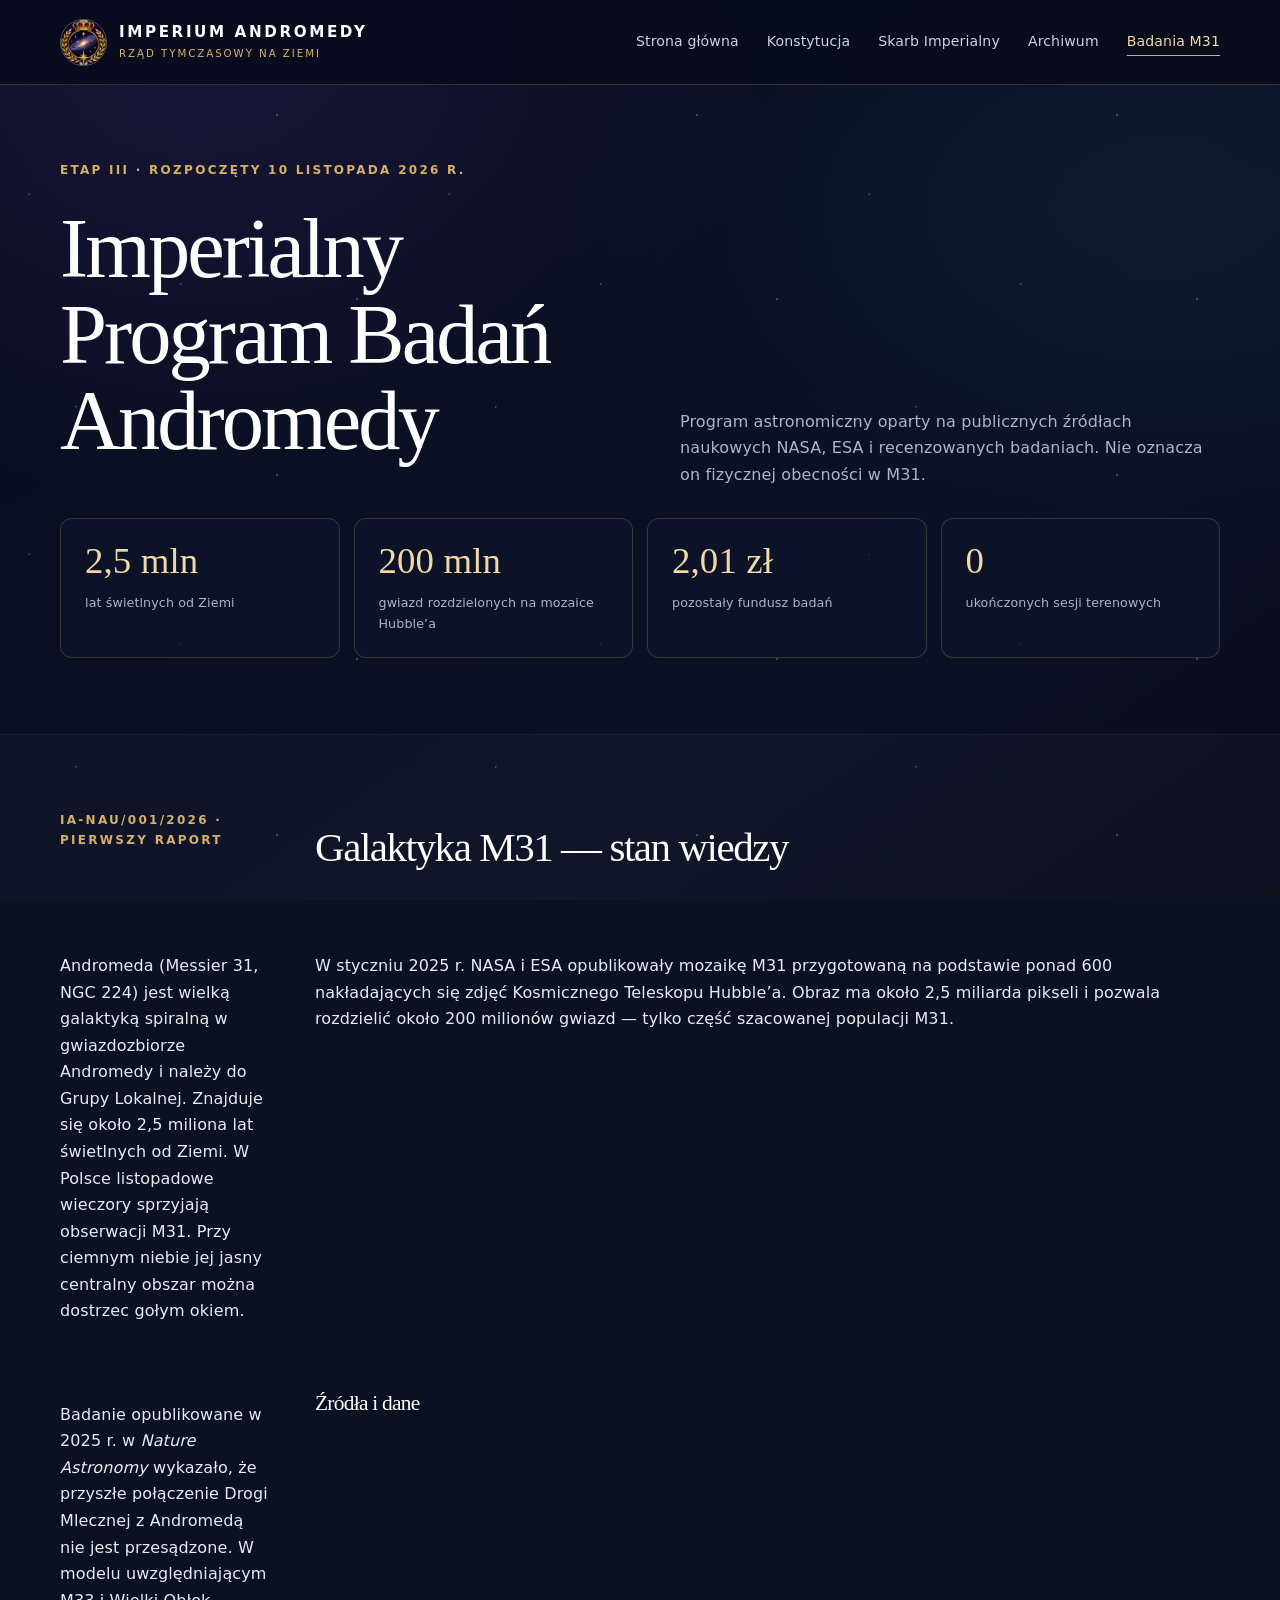
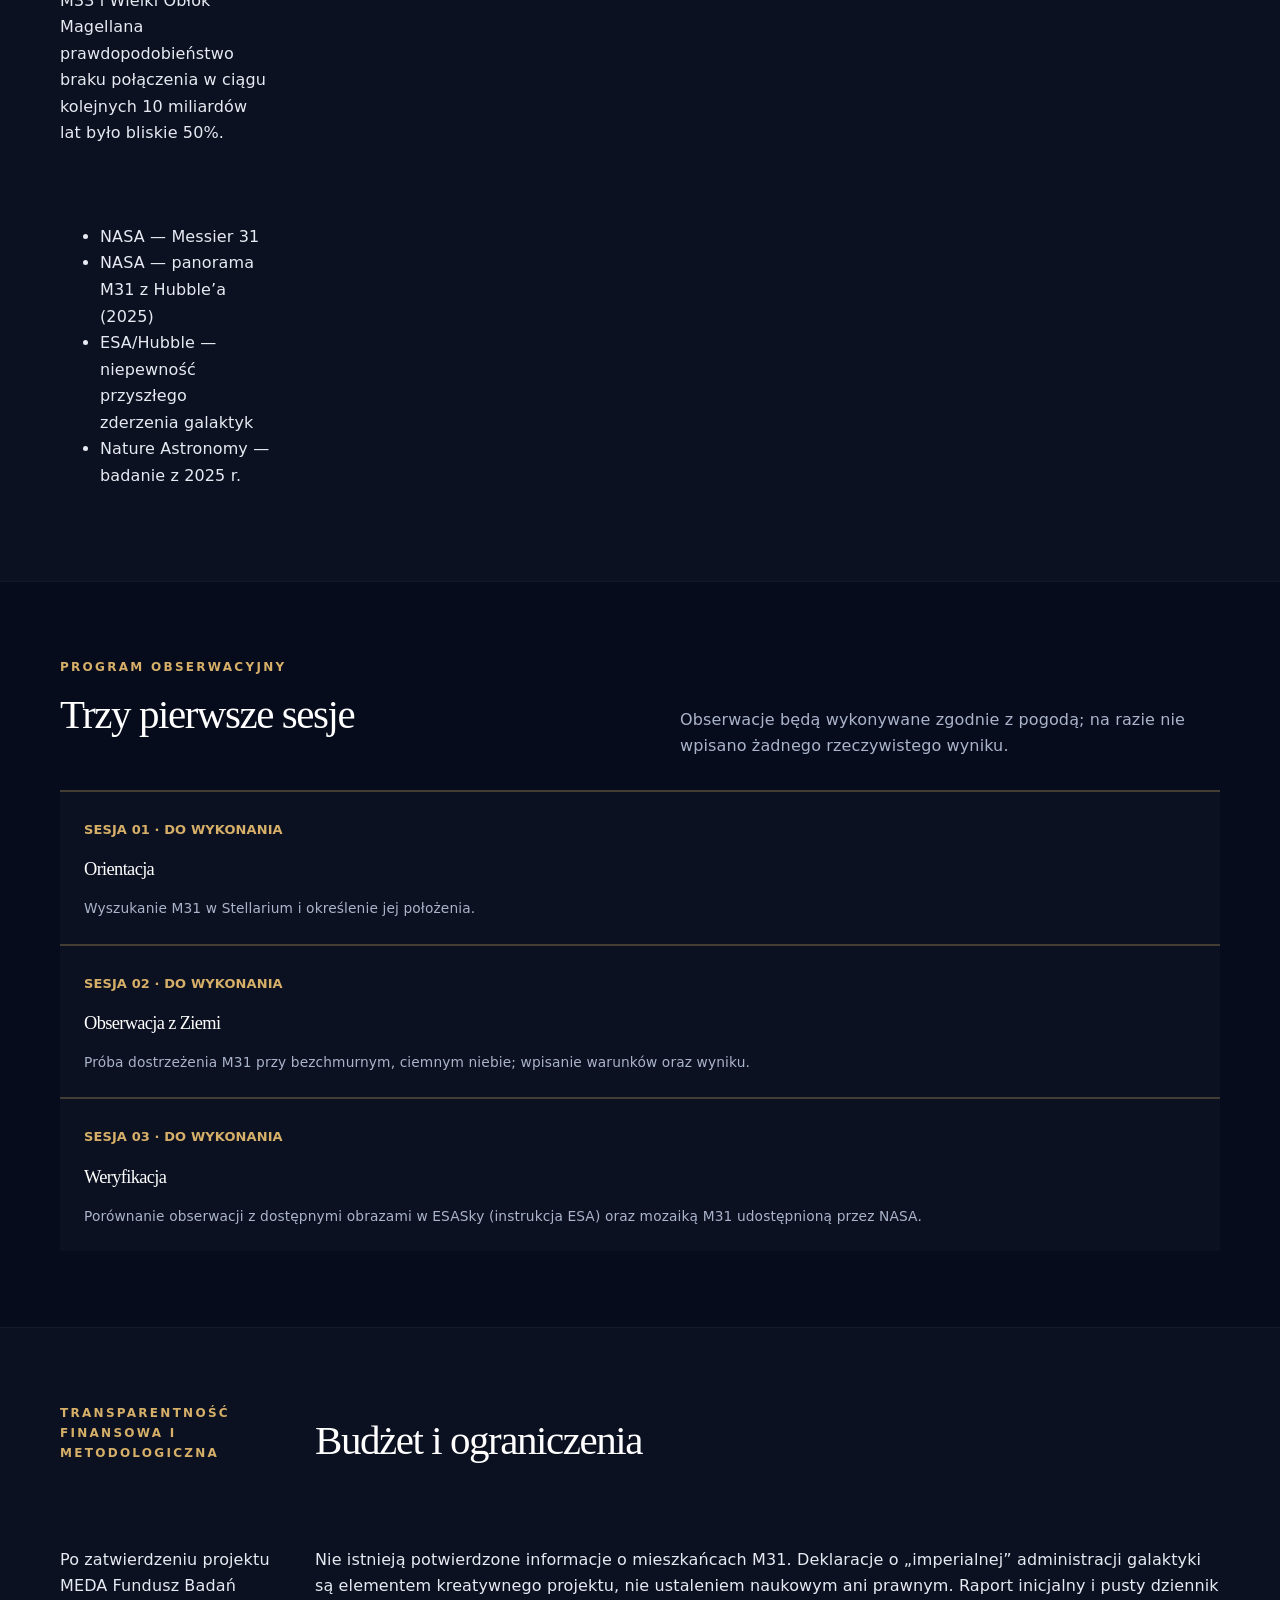
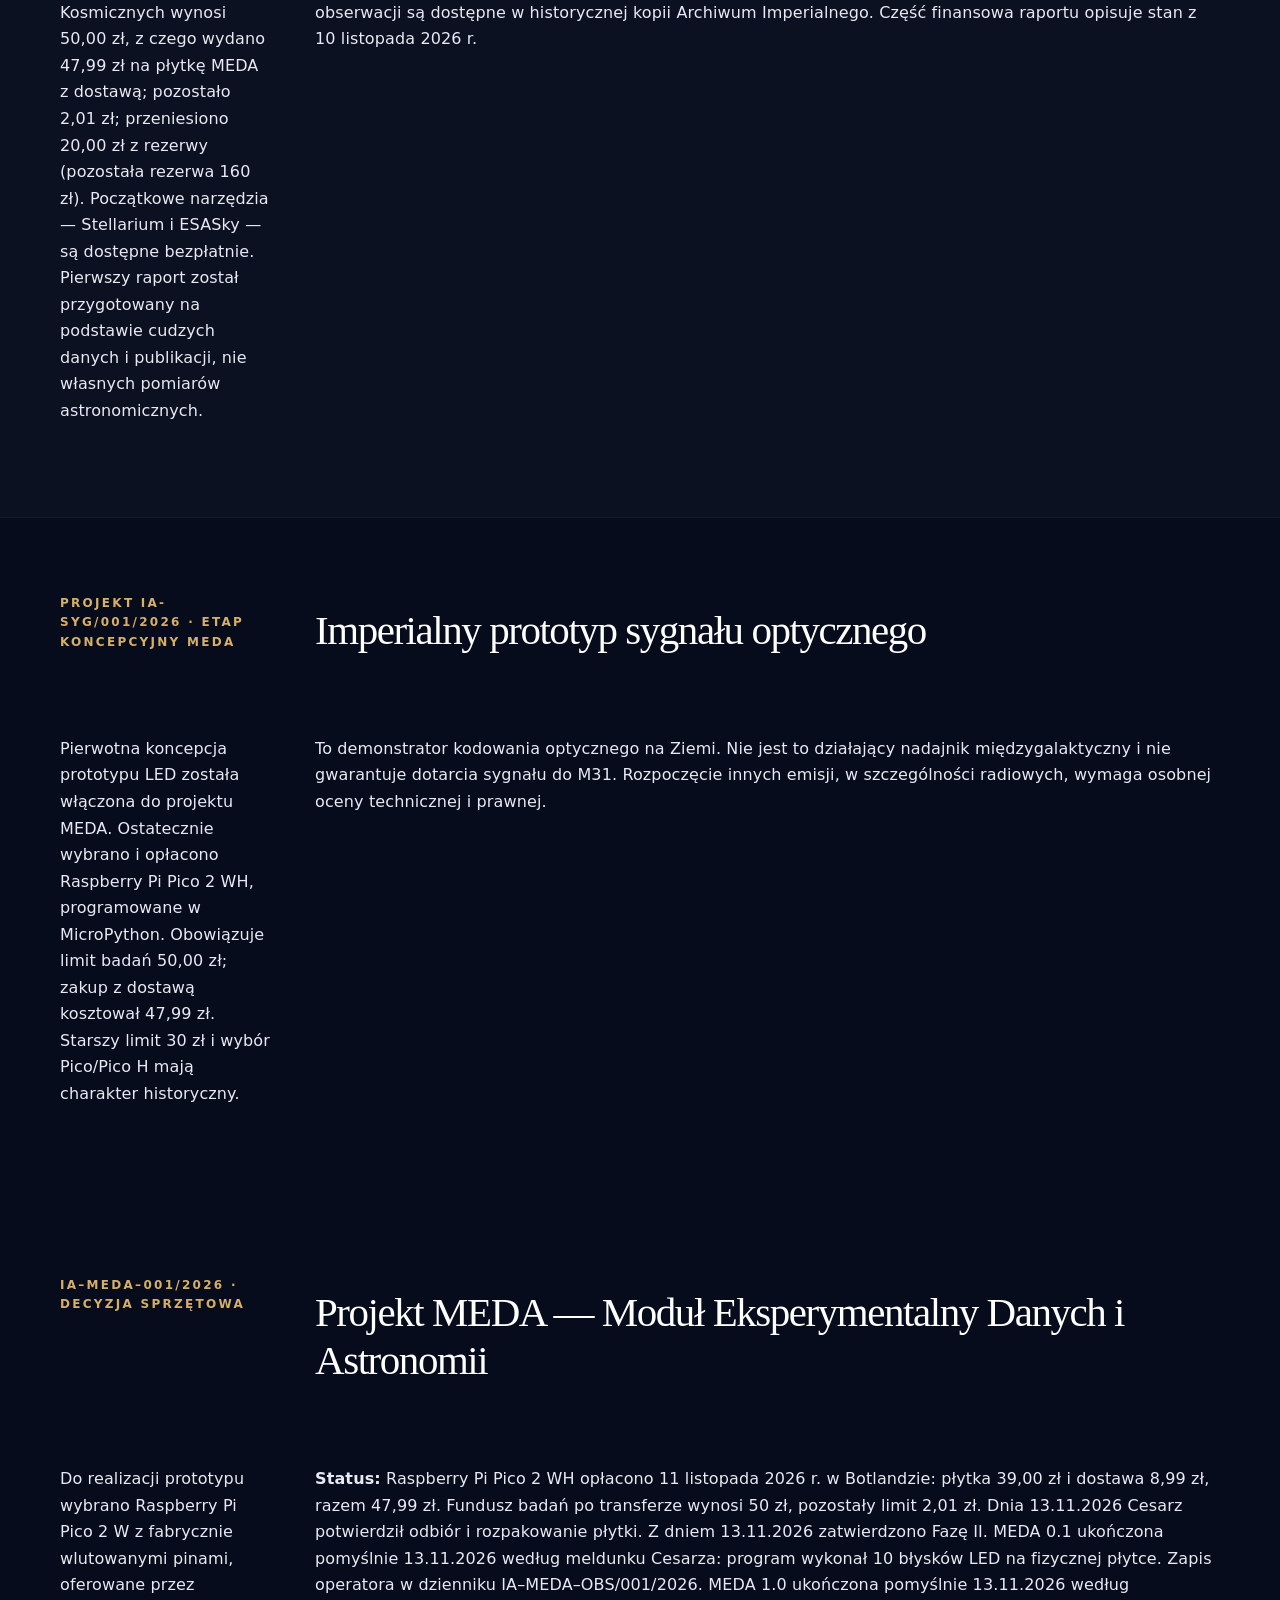
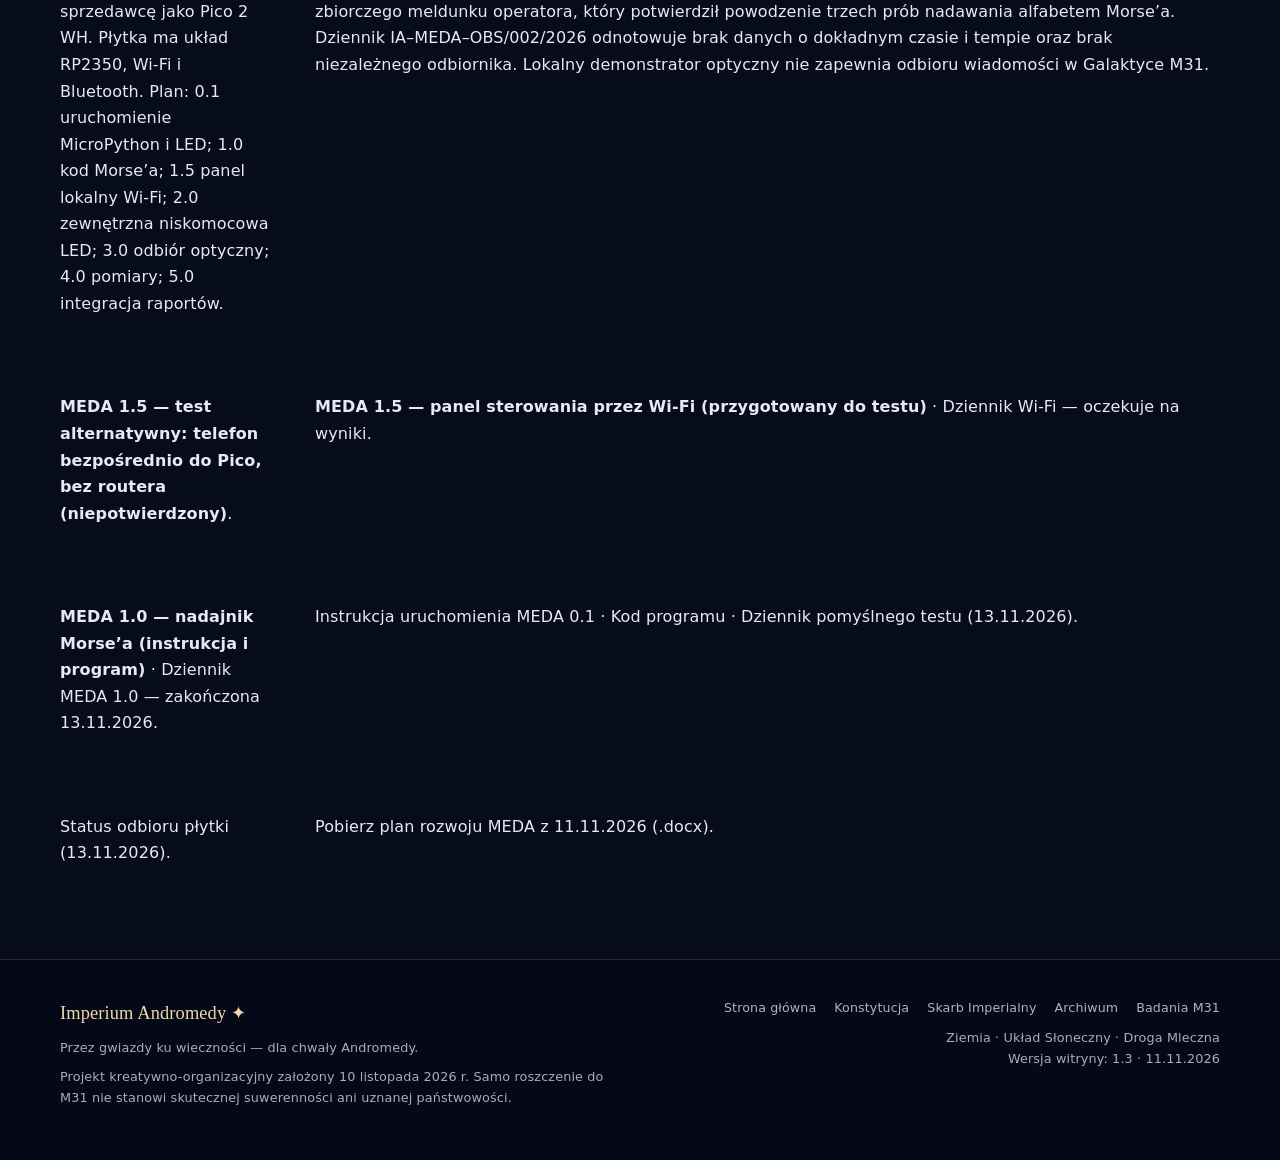
<file: badania.html>
<!DOCTYPE html><html lang="pl"><head><meta charset="UTF-8"><meta http-equiv="Content-Security-Policy" content="default-src 'none'; script-src 'self'; style-src 'self'; img-src 'self'; base-uri 'none'; form-action 'none'"><meta name="referrer" content="no-referrer"><meta name="viewport" content="width=device-width, initial-scale=1"><meta name="theme-color" content="#080d1e"><meta name="description" content="Program badań astronomicznych M31 — raport, źródła NASA/ESA, obserwacje i budżet naukowy."><title>Badania M31 — Imperium Andromedy</title><link rel="icon" href="assets/herb.webp" type="image/webp"><link rel="stylesheet" href="assets/style.css"></head><body><a class="skip" href="#main">Przejdź do treści</a><header class="site-header"><div class="container nav-wrap"><a href="index.html" class="brand" aria-label="Imperium Andromedy, strona główna"><img src="assets/herb.webp" alt="Herb Imperium Andromedy"><span class="brand-text"><strong>IMPERIUM ANDROMEDY</strong><span>Rząd tymczasowy na Ziemi</span></span></a><button class="menu-button" type="button" aria-label="Otwórz menu" aria-expanded="false" aria-controls="nav-items">Menu ☰</button><nav id="nav-items" aria-label="Nawigacja główna" class="nav-links"><a href="index.html">Strona główna</a><a href="konstytucja.html" >Konstytucja</a><a href="finanse.html" >Skarb Imperialny</a><a href="archiwum.html" >Archiwum</a><a href="badania.html" aria-current="page">Badania M31</a></nav></div></header><main id="main">
<section class="section"><div class="container">
<div class="section-heading"><div><div class="section-kicker">Etap III · rozpoczęty 10 listopada 2026 r.</div><h1>Imperialny Program Badań Andromedy</h1></div><p>Program astronomiczny oparty na publicznych źródłach naukowych NASA, ESA i recenzowanych badaniach. Nie oznacza on fizycznej obecności w M31.</p></div>
<div class="metrics"><div class="metric"><strong>2,5 mln</strong><span>lat świetlnych od Ziemi</span></div><div class="metric"><strong>200 mln</strong><span>gwiazd rozdzielonych na mozaice Hubble’a</span></div><div class="metric"><strong>2,01 zł</strong><span>pozostały fundusz badań</span></div><div class="metric"><strong>0</strong><span>ukończonych sesji terenowych</span></div></div>
</div></section>
<section class="section soft"><div class="container document-shell"><div class="section-kicker">IA-NAU/001/2026 · Pierwszy raport</div><h2>Galaktyka M31 — stan wiedzy</h2>
<p>Andromeda (Messier 31, NGC 224) jest wielką galaktyką spiralną w gwiazdozbiorze Andromedy i należy do Grupy Lokalnej. Znajduje się około 2,5 miliona lat świetlnych od Ziemi. W Polsce listopadowe wieczory sprzyjają obserwacji M31. Przy ciemnym niebie jej jasny centralny obszar można dostrzec gołym okiem.</p>
<p>W styczniu 2025 r. NASA i ESA opublikowały mozaikę M31 przygotowaną na podstawie ponad 600 nakładających się zdjęć Kosmicznego Teleskopu Hubble’a. Obraz ma około 2,5 miliarda pikseli i pozwala rozdzielić około 200 milionów gwiazd — tylko część szacowanej populacji M31.</p>
<p>Badanie opublikowane w 2025 r. w <em>Nature Astronomy</em> wykazało, że przyszłe połączenie Drogi Mlecznej z Andromedą nie jest przesądzone. W modelu uwzględniającym M33 i Wielki Obłok Magellana prawdopodobieństwo braku połączenia w ciągu kolejnych 10 miliardów lat było bliskie 50%.</p>
<h3>Źródła i dane</h3><ul>
<li><a href="https://science.nasa.gov/mission/hubble/science/explore-the-night-sky/hubble-messier-catalog/messier-31/" rel="noopener noreferrer" target="_blank">NASA — Messier 31</a></li>
<li><a href="https://science.nasa.gov/missions/hubble/nasas-hubble-traces-hidden-history-of-andromeda-galaxy/" rel="noopener noreferrer" target="_blank">NASA — panorama M31 z Hubble’a (2025)</a></li>
<li><a href="https://esahubble.org/news/heic2508/" rel="noopener noreferrer" target="_blank">ESA/Hubble — niepewność przyszłego zderzenia galaktyk</a></li>
<li><a href="https://www.nature.com/articles/s41550-025-02563-1" rel="noopener noreferrer" target="_blank">Nature Astronomy — badanie z 2025 r.</a></li>
</ul></div></section>
<section class="section"><div class="container"><div class="section-heading"><div><div class="section-kicker">Program obserwacyjny</div><h2>Trzy pierwsze sesje</h2></div><p>Obserwacje będą wykonywane zgodnie z pogodą; na razie nie wpisano żadnego rzeczywistego wyniku.</p></div><div class="steps">
<div class="step"><strong>SESJA 01 · DO WYKONANIA</strong><h3>Orientacja</h3><p>Wyszukanie M31 w <a href="https://stellarium.org/pl/">Stellarium</a> i określenie jej położenia.</p></div>
<div class="step"><strong>SESJA 02 · DO WYKONANIA</strong><h3>Obserwacja z Ziemi</h3><p>Próba dostrzeżenia M31 przy bezchmurnym, ciemnym niebie; wpisanie warunków oraz wyniku.</p></div>
<div class="step"><strong>SESJA 03 · DO WYKONANIA</strong><h3>Weryfikacja</h3><p>Porównanie obserwacji z dostępnymi obrazami w <a href="https://www.cosmos.esa.int/web/esdc/esasky-how-to">ESASky (instrukcja ESA)</a> oraz <a href="https://science.nasa.gov/asset/hubble/hubble-m31-phatphast-mosaic/">mozaiką M31 udostępnioną przez NASA</a>.</p></div>
</div></div></section>
<section class="section soft"><div class="container document-shell"><div class="section-kicker">Transparentność finansowa i metodologiczna</div><h2>Budżet i ograniczenia</h2>
<p>Po zatwierdzeniu projektu MEDA Fundusz Badań Kosmicznych wynosi 50,00 zł, z czego wydano 47,99 zł na płytkę MEDA z dostawą; pozostało 2,01 zł; przeniesiono 20,00 zł z rezerwy (pozostała rezerwa 160 zł). Początkowe narzędzia — Stellarium i ESASky — są dostępne bezpłatnie. Pierwszy raport został przygotowany na podstawie cudzych danych i publikacji, nie własnych pomiarów astronomicznych.</p>
<p>Nie istnieją potwierdzone informacje o mieszkańcach M31. Deklaracje o „imperialnej” administracji galaktyki są elementem kreatywnego projektu, nie ustaleniem naukowym ani prawnym. Raport inicjalny i pusty dziennik obserwacji są dostępne w <a href="archiwum.html">historycznej kopii Archiwum Imperialnego</a>. Część finansowa raportu opisuje stan z 10 listopada 2026 r.</p>
</div></section><section class="section"><div class="container document-shell"><div class="section-kicker">Projekt IA-SYG/001/2026 · Etap koncepcyjny MEDA</div><h2>Imperialny prototyp sygnału optycznego</h2><p>Pierwotna koncepcja prototypu LED została włączona do projektu MEDA. Ostatecznie wybrano i opłacono Raspberry Pi Pico 2 WH, programowane w MicroPython. Obowiązuje limit badań 50,00 zł; zakup z dostawą kosztował 47,99 zł. Starszy limit 30 zł i wybór Pico/Pico H mają charakter historyczny.</p><p>To demonstrator kodowania optycznego na Ziemi. Nie jest to działający nadajnik międzygalaktyczny i nie gwarantuje dotarcia sygnału do M31. Rozpoczęcie innych emisji, w szczególności radiowych, wymaga osobnej oceny technicznej i prawnej.</p></div></section><section class="section"><div class="container document-shell"><div class="section-kicker">IA–MEDA–001/2026 · Decyzja sprzętowa</div><h2>Projekt MEDA — Moduł Eksperymentalny Danych i Astronomii</h2><p>Do realizacji prototypu wybrano <a href="https://www.raspberrypi.com/documentation/microcontrollers/pico-series.html">Raspberry Pi Pico 2 W z fabrycznie wlutowanymi pinami</a>, oferowane przez sprzedawcę jako Pico 2 WH. Płytka ma układ RP2350, Wi-Fi i Bluetooth. Plan: 0.1 uruchomienie MicroPython i LED; 1.0 kod Morse’a; 1.5 panel lokalny Wi-Fi; 2.0 zewnętrzna niskomocowa LED; 3.0 odbiór optyczny; 4.0 pomiary; 5.0 integracja raportów.</p><p><strong>Status:</strong> Raspberry Pi Pico 2 WH opłacono 11 listopada 2026 r. w Botlandzie: płytka 39,00 zł i dostawa 8,99 zł, razem 47,99 zł. Fundusz badań po transferze wynosi 50 zł, pozostały limit 2,01 zł. Dnia 13.11.2026 Cesarz potwierdził odbiór i rozpakowanie płytki. Z dniem 13.11.2026 zatwierdzono Fazę II. MEDA 0.1 ukończona pomyślnie 13.11.2026 według meldunku Cesarza: program wykonał 10 błysków LED na fizycznej płytce. Zapis operatora w dzienniku IA–MEDA–OBS/001/2026. MEDA 1.0 ukończona pomyślnie 13.11.2026 według zbiorczego meldunku operatora, który potwierdził powodzenie trzech prób nadawania alfabetem Morse’a. Dziennik IA–MEDA–OBS/002/2026 odnotowuje brak danych o dokładnym czasie i tempie oraz brak niezależnego odbiornika. Lokalny demonstrator optyczny nie zapewnia odbioru wiadomości w Galaktyce M31.</p><p><a href="dokumenty/IA-MEDA-OBS-004-2026_Test_Pico_AP.md"><strong>MEDA 1.5 — test alternatywny: telefon bezpośrednio do Pico, bez routera (niepotwierdzony)</strong></a>.</p><p><a href="meda-1-5.html"><strong>MEDA 1.5 — panel sterowania przez Wi-Fi (przygotowany do testu)</strong></a> · <a href="dokumenty/IA-MEDA-OBS-003-2026_Dziennik_WiFi.md">Dziennik Wi-Fi — oczekuje na wyniki</a>.</p><p><a href="meda-1-0.html"><strong>MEDA 1.0 — nadajnik Morse’a (instrukcja i program)</strong></a> · <a href="dokumenty/IA-MEDA-OBS-002-2026_Dziennik_Morse.md">Dziennik MEDA 1.0 — zakończona 13.11.2026</a>.</p><p><a href="meda-0-1.html">Instrukcja uruchomienia MEDA 0.1</a> · <a href="programy/meda/meda_0_1_hello.py">Kod programu</a> · <a href="dokumenty/IA-MEDA-OBS-001-2026_Dziennik_uruchomienia.md">Dziennik pomyślnego testu (13.11.2026)</a>.</p><p><a href="dokumenty/MEDA_IA-FIN-002-2026.md">Status odbioru płytki (13.11.2026)</a>.</p><p><a href="dokumenty/IA-MEDA-001-2026_Plan_Rozwoju_i_Zakup.docx" download>Pobierz plan rozwoju MEDA z 11.11.2026 (.docx)</a>.</p></div></section></main><footer class="site-footer"><div class="container footer-grid"><div><div class="footer-name">Imperium Andromedy ✦</div><p>Przez gwiazdy ku wieczności — dla chwały Andromedy.</p><p>Projekt kreatywno-organizacyjny założony 10 listopada 2026 r. Samo roszczenie do M31 nie stanowi skutecznej suwerenności ani uznanej państwowości.</p></div><div><div class="footer-links"><a href="index.html">Strona główna</a><a href="konstytucja.html" >Konstytucja</a><a href="finanse.html" >Skarb Imperialny</a><a href="archiwum.html">Archiwum</a><a href="badania.html" aria-current="page">Badania M31</a></div><p class="footer-location">Ziemia · Układ Słoneczny · Droga Mleczna<br>Wersja witryny: 1.3 · 11.11.2026</p></div></div></footer><script src="assets/site.js" defer></script></body></html>
</file>
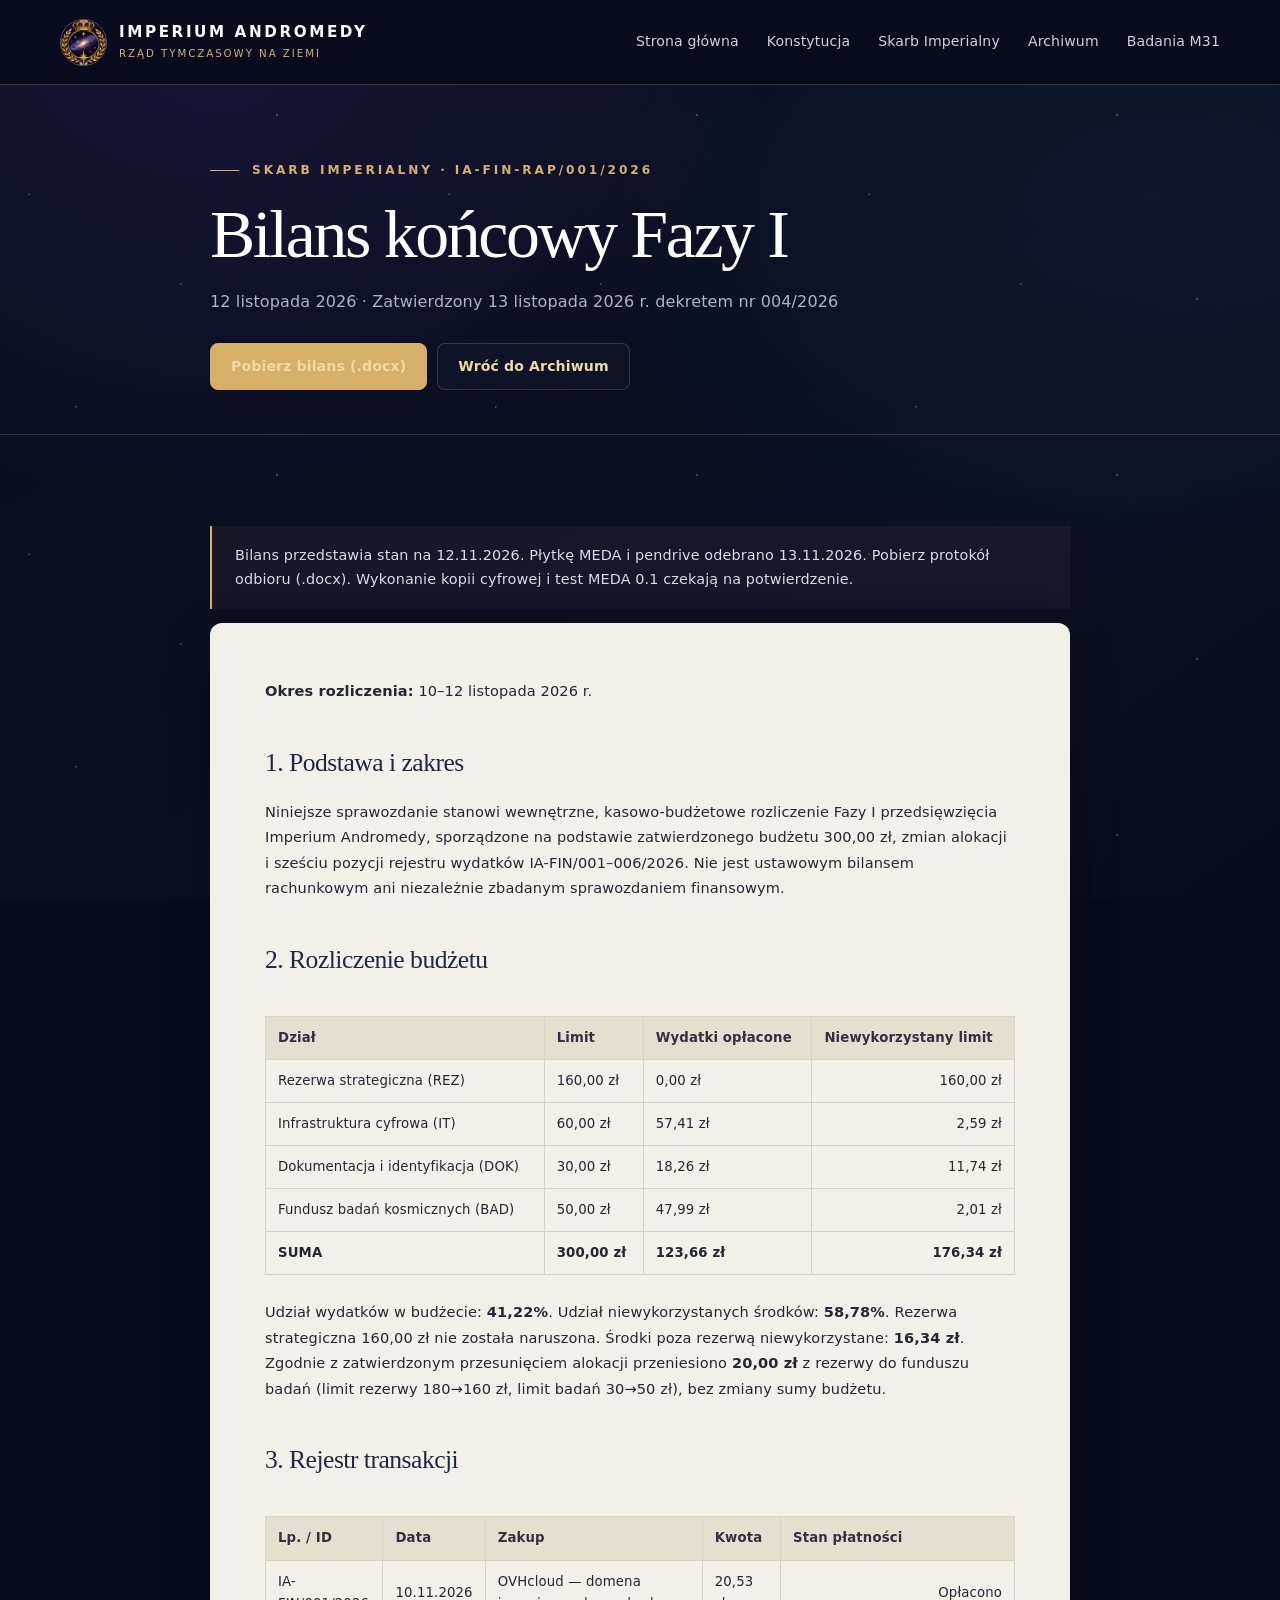
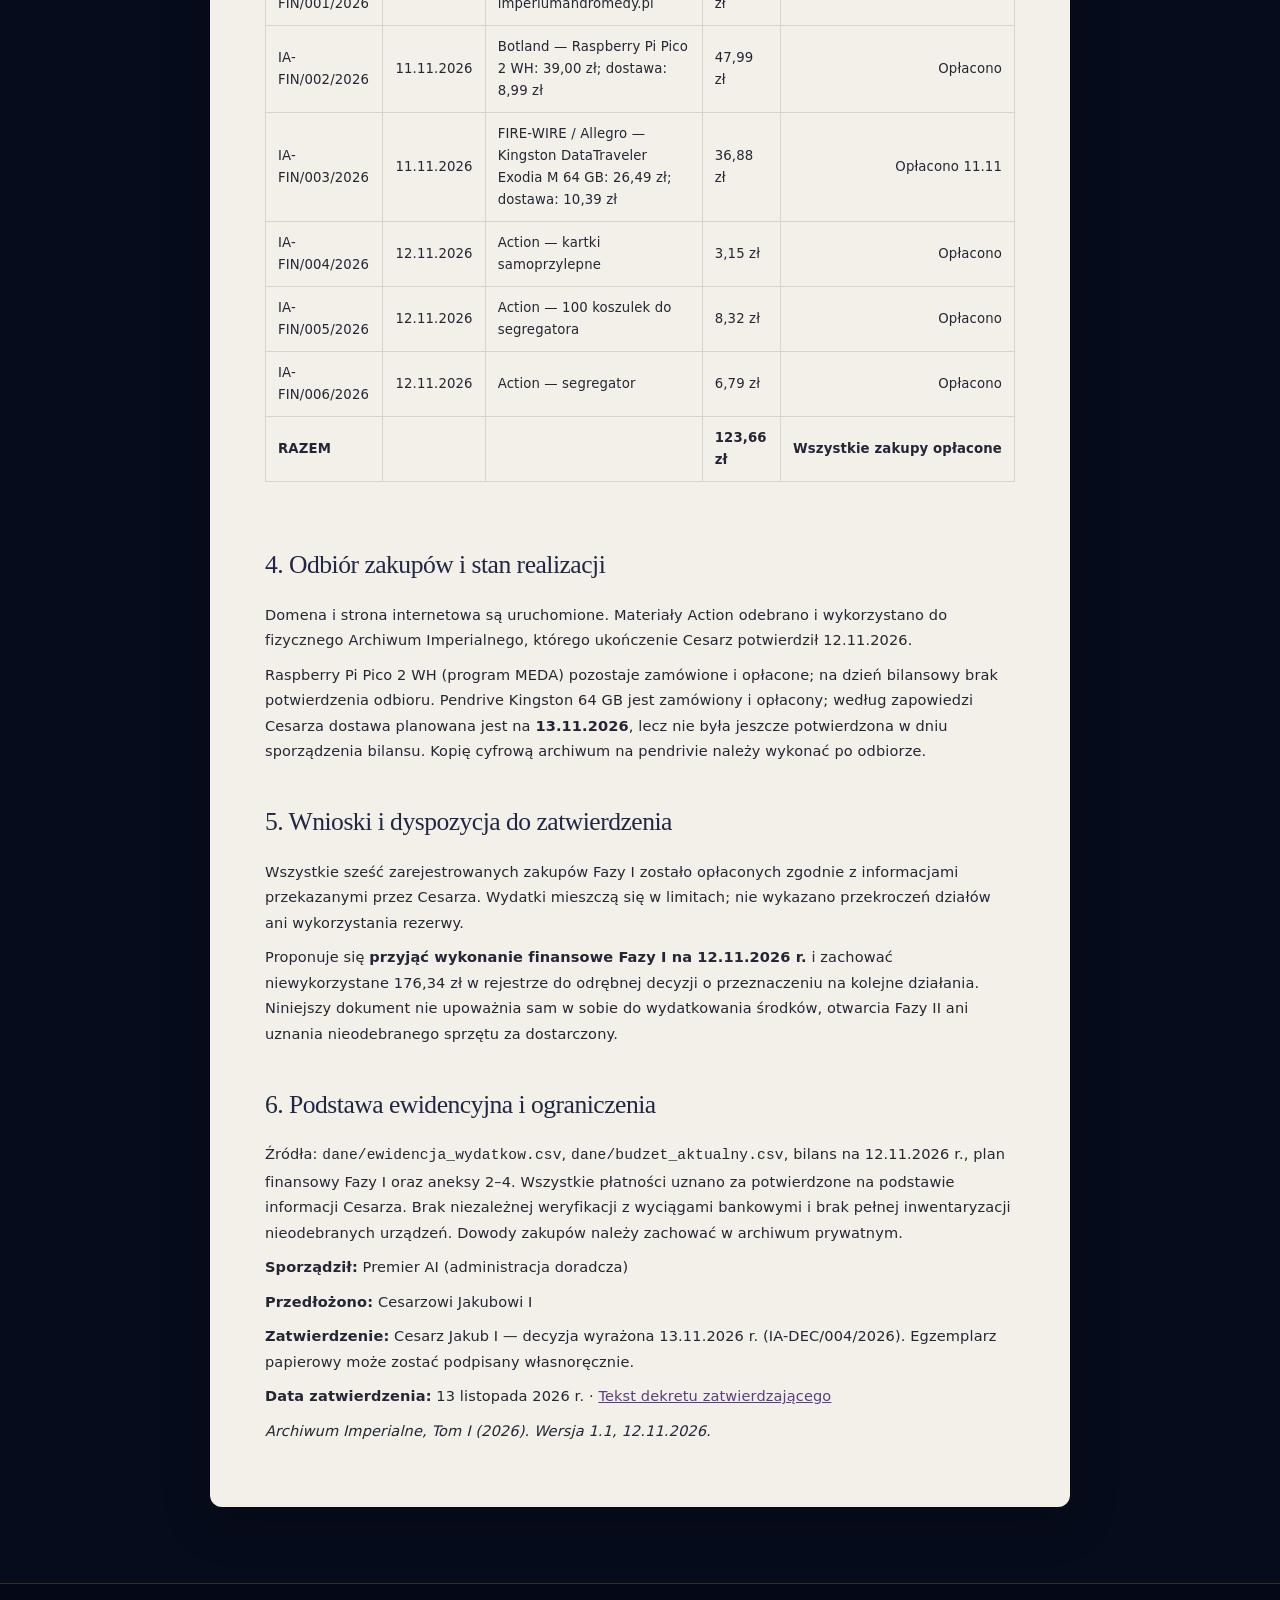
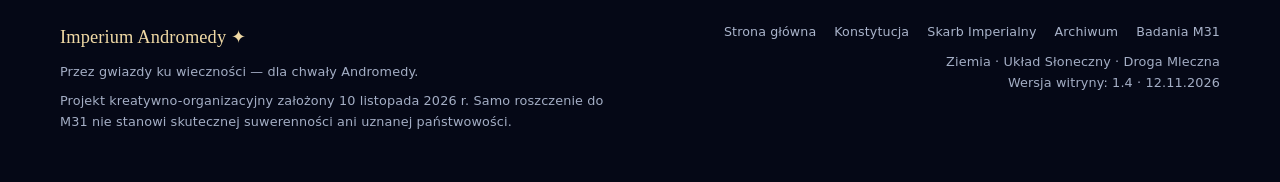
<file: bilans-koncowy-fazy-i.html>
<!DOCTYPE html><html lang="pl"><head><meta charset="UTF-8"><meta http-equiv="Content-Security-Policy" content="default-src 'none'; script-src 'self'; style-src 'self'; img-src 'self'; base-uri 'none'; form-action 'none'"><meta name="referrer" content="no-referrer"><meta name="viewport" content="width=device-width, initial-scale=1"><meta name="theme-color" content="#080d1e"><meta name="description" content="Końcowe rozliczenie budżetu Fazy I Imperium Andromedy na 12 listopada 2026 r."><title>Bilans końcowy Fazy I — Imperium Andromedy</title><link rel="icon" href="assets/herb.webp" type="image/webp"><link rel="stylesheet" href="assets/style.css"></head><body><a class="skip" href="#main">Przejdź do treści</a><header class="site-header"><div class="container nav-wrap"><a href="index.html" class="brand" aria-label="Imperium Andromedy, strona główna"><img src="assets/herb.webp" alt="Herb Imperium Andromedy"><span class="brand-text"><strong>IMPERIUM ANDROMEDY</strong><span>Rząd tymczasowy na Ziemi</span></span></a><button class="menu-button" type="button" aria-label="Otwórz menu" aria-expanded="false" aria-controls="nav-items">Menu ☰</button><nav id="nav-items" aria-label="Nawigacja główna" class="nav-links"><a href="index.html" >Strona główna</a><a href="konstytucja.html" >Konstytucja</a><a href="finanse.html" >Skarb Imperialny</a><a href="archiwum.html">Archiwum</a><a href="badania.html">Badania M31</a></nav></div></header>
<main id="main">
  <section class="page-hero">
    <div class="container narrow">
      <span class="eyebrow">Skarb Imperialny · IA-FIN-RAP/001/2026</span>
      <h1>Bilans końcowy Fazy I</h1>
      <p><time datetime="2026-11-12">12 listopada 2026</time> · Zatwierdzony 13 listopada 2026 r. dekretem nr 004/2026</p>
      <div class="download-actions">
        <a class="button button-primary" href="dokumenty/IA-FIN-RAP-001-2026_Bilans_Koncowy_Fazy_I.docx" download>Pobierz bilans (.docx)</a>
        <a class="button button-ghost" href="archiwum.html#bilans-fazy-i">Wróć do Archiwum</a>
      </div>
    </div>
  </section>
  <section class="section">
    <div class="container narrow">
      <p class="callout">Bilans przedstawia stan na 12.11.2026. Płytkę MEDA i pendrive odebrano 13.11.2026. <a href="dokumenty/Protokol_Odbioru_Wyposazenia_2026-11-13.docx" download>Pobierz protokół odbioru (.docx)</a>. Wykonanie kopii cyfrowej i test MEDA 0.1 czekają na potwierdzenie.</p><article class="doc-text">
        <p><strong>Okres rozliczenia:</strong> 10–12 listopada 2026 r.</p>
        <h2>1. Podstawa i zakres</h2>
<p>Niniejsze sprawozdanie stanowi wewnętrzne, kasowo-budżetowe rozliczenie Fazy I przedsięwzięcia Imperium Andromedy, sporządzone na podstawie zatwierdzonego budżetu 300,00 zł, zmian alokacji i sześciu pozycji rejestru wydatków IA-FIN/001–006/2026. Nie jest ustawowym bilansem rachunkowym ani niezależnie zbadanym sprawozdaniem finansowym.</p>
<h2>2. Rozliczenie budżetu</h2>
<div class="budget-table-scroll" tabindex="0"><table><thead><tr><th scope="col">Dział</th><th scope="col">Limit</th><th scope="col">Wydatki opłacone</th><th scope="col">Niewykorzystany limit</th></tr></thead><tbody><tr><td>Rezerwa strategiczna (REZ)</td><td>160,00 zł</td><td>0,00 zł</td><td>160,00 zł</td></tr><tr><td>Infrastruktura cyfrowa (IT)</td><td>60,00 zł</td><td>57,41 zł</td><td>2,59 zł</td></tr><tr><td>Dokumentacja i identyfikacja (DOK)</td><td>30,00 zł</td><td>18,26 zł</td><td>11,74 zł</td></tr><tr><td>Fundusz badań kosmicznych (BAD)</td><td>50,00 zł</td><td>47,99 zł</td><td>2,01 zł</td></tr><tr><td><strong>SUMA</strong></td><td><strong>300,00 zł</strong></td><td><strong>123,66 zł</strong></td><td><strong>176,34 zł</strong></td></tr></tbody></table></div>
<p>Udział wydatków w budżecie: <strong>41,22%</strong>. Udział niewykorzystanych środków: <strong>58,78%</strong>. Rezerwa strategiczna 160,00 zł nie została naruszona. Środki poza rezerwą niewykorzystane: <strong>16,34 zł</strong>. Zgodnie z zatwierdzonym przesunięciem alokacji przeniesiono <strong>20,00 zł</strong> z rezerwy do funduszu badań (limit rezerwy 180→160 zł, limit badań 30→50 zł), bez zmiany sumy budżetu.</p>
<h2>3. Rejestr transakcji</h2>
<div class="budget-table-scroll" tabindex="0"><table><thead><tr><th scope="col">Lp. / ID</th><th scope="col">Data</th><th scope="col">Zakup</th><th scope="col">Kwota</th><th scope="col">Stan płatności</th></tr></thead><tbody><tr><td>IA-FIN/001/2026</td><td>10.11.2026</td><td>OVHcloud — domena imperiumandromedy.pl</td><td>20,53 zł</td><td>Opłacono</td></tr><tr><td>IA-FIN/002/2026</td><td>11.11.2026</td><td>Botland — Raspberry Pi Pico 2 WH: 39,00 zł; dostawa: 8,99 zł</td><td>47,99 zł</td><td>Opłacono</td></tr><tr><td>IA-FIN/003/2026</td><td>11.11.2026</td><td>FIRE-WIRE / Allegro — Kingston DataTraveler Exodia M 64 GB: 26,49 zł; dostawa: 10,39 zł</td><td>36,88 zł</td><td>Opłacono 11.11</td></tr><tr><td>IA-FIN/004/2026</td><td>12.11.2026</td><td>Action — kartki samoprzylepne</td><td>3,15 zł</td><td>Opłacono</td></tr><tr><td>IA-FIN/005/2026</td><td>12.11.2026</td><td>Action — 100 koszulek do segregatora</td><td>8,32 zł</td><td>Opłacono</td></tr><tr><td>IA-FIN/006/2026</td><td>12.11.2026</td><td>Action — segregator</td><td>6,79 zł</td><td>Opłacono</td></tr><tr><td><strong>RAZEM</strong></td><td></td><td></td><td><strong>123,66 zł</strong></td><td><strong>Wszystkie zakupy opłacone</strong></td></tr></tbody></table></div>
<h2>4. Odbiór zakupów i stan realizacji</h2>
<p>Domena i strona internetowa są uruchomione. Materiały Action odebrano i wykorzystano do fizycznego Archiwum Imperialnego, którego ukończenie Cesarz potwierdził 12.11.2026.</p>
<p>Raspberry Pi Pico 2 WH (program MEDA) pozostaje zamówione i opłacone; na dzień bilansowy brak potwierdzenia odbioru. Pendrive Kingston 64 GB jest zamówiony i opłacony; według zapowiedzi Cesarza dostawa planowana jest na <strong>13.11.2026</strong>, lecz nie była jeszcze potwierdzona w dniu sporządzenia bilansu. Kopię cyfrową archiwum na pendrivie należy wykonać po odbiorze.</p>
<h2>5. Wnioski i dyspozycja do zatwierdzenia</h2>
<p>Wszystkie sześć zarejestrowanych zakupów Fazy I zostało opłaconych zgodnie z informacjami przekazanymi przez Cesarza. Wydatki mieszczą się w limitach; nie wykazano przekroczeń działów ani wykorzystania rezerwy.</p>
<p>Proponuje się <strong>przyjąć wykonanie finansowe Fazy I na 12.11.2026 r.</strong> i zachować niewykorzystane 176,34 zł w rejestrze do odrębnej decyzji o przeznaczeniu na kolejne działania. Niniejszy dokument nie upoważnia sam w sobie do wydatkowania środków, otwarcia Fazy II ani uznania nieodebranego sprzętu za dostarczony.</p>
<h2>6. Podstawa ewidencyjna i ograniczenia</h2>
<p>Źródła: <code>dane/ewidencja_wydatkow.csv</code>, <code>dane/budzet_aktualny.csv</code>, bilans na 12.11.2026 r., plan finansowy Fazy I oraz aneksy 2–4. Wszystkie płatności uznano za potwierdzone na podstawie informacji Cesarza. Brak niezależnej weryfikacji z wyciągami bankowymi i brak pełnej inwentaryzacji nieodebranych urządzeń. Dowody zakupów należy zachować w archiwum prywatnym.</p>
<p><strong>Sporządził:</strong> Premier AI (administracja doradcza)</p>
<p><strong>Przedłożono:</strong> Cesarzowi Jakubowi I</p>
<p><strong>Zatwierdzenie:</strong> Cesarz Jakub I — decyzja wyrażona 13.11.2026 r. (IA-DEC/004/2026). Egzemplarz papierowy może zostać podpisany własnoręcznie.</p>
<p><strong>Data zatwierdzenia:</strong> 13 listopada 2026 r. · <a href="dekret-004-2026.html">Tekst dekretu zatwierdzającego</a></p>
<p><em>Archiwum Imperialne, Tom I (2026). Wersja 1.1, 12.11.2026.</em></p>
      </article>
    </div>
  </section>
</main><footer class="site-footer"><div class="container footer-grid"><div><div class="footer-name">Imperium Andromedy ✦</div><p>Przez gwiazdy ku wieczności — dla chwały Andromedy.</p><p>Projekt kreatywno-organizacyjny założony 10 listopada 2026 r. Samo roszczenie do M31 nie stanowi skutecznej suwerenności ani uznanej państwowości.</p></div><div><div class="footer-links"><a href="index.html" >Strona główna</a><a href="konstytucja.html" >Konstytucja</a><a href="finanse.html" >Skarb Imperialny</a><a href="archiwum.html">Archiwum</a><a href="badania.html">Badania M31</a></div><p class="footer-location">Ziemia · Układ Słoneczny · Droga Mleczna<br>Wersja witryny: 1.4 · 12.11.2026</p></div></div></footer><script src="assets/site.js" defer></script></body></html>
</file>
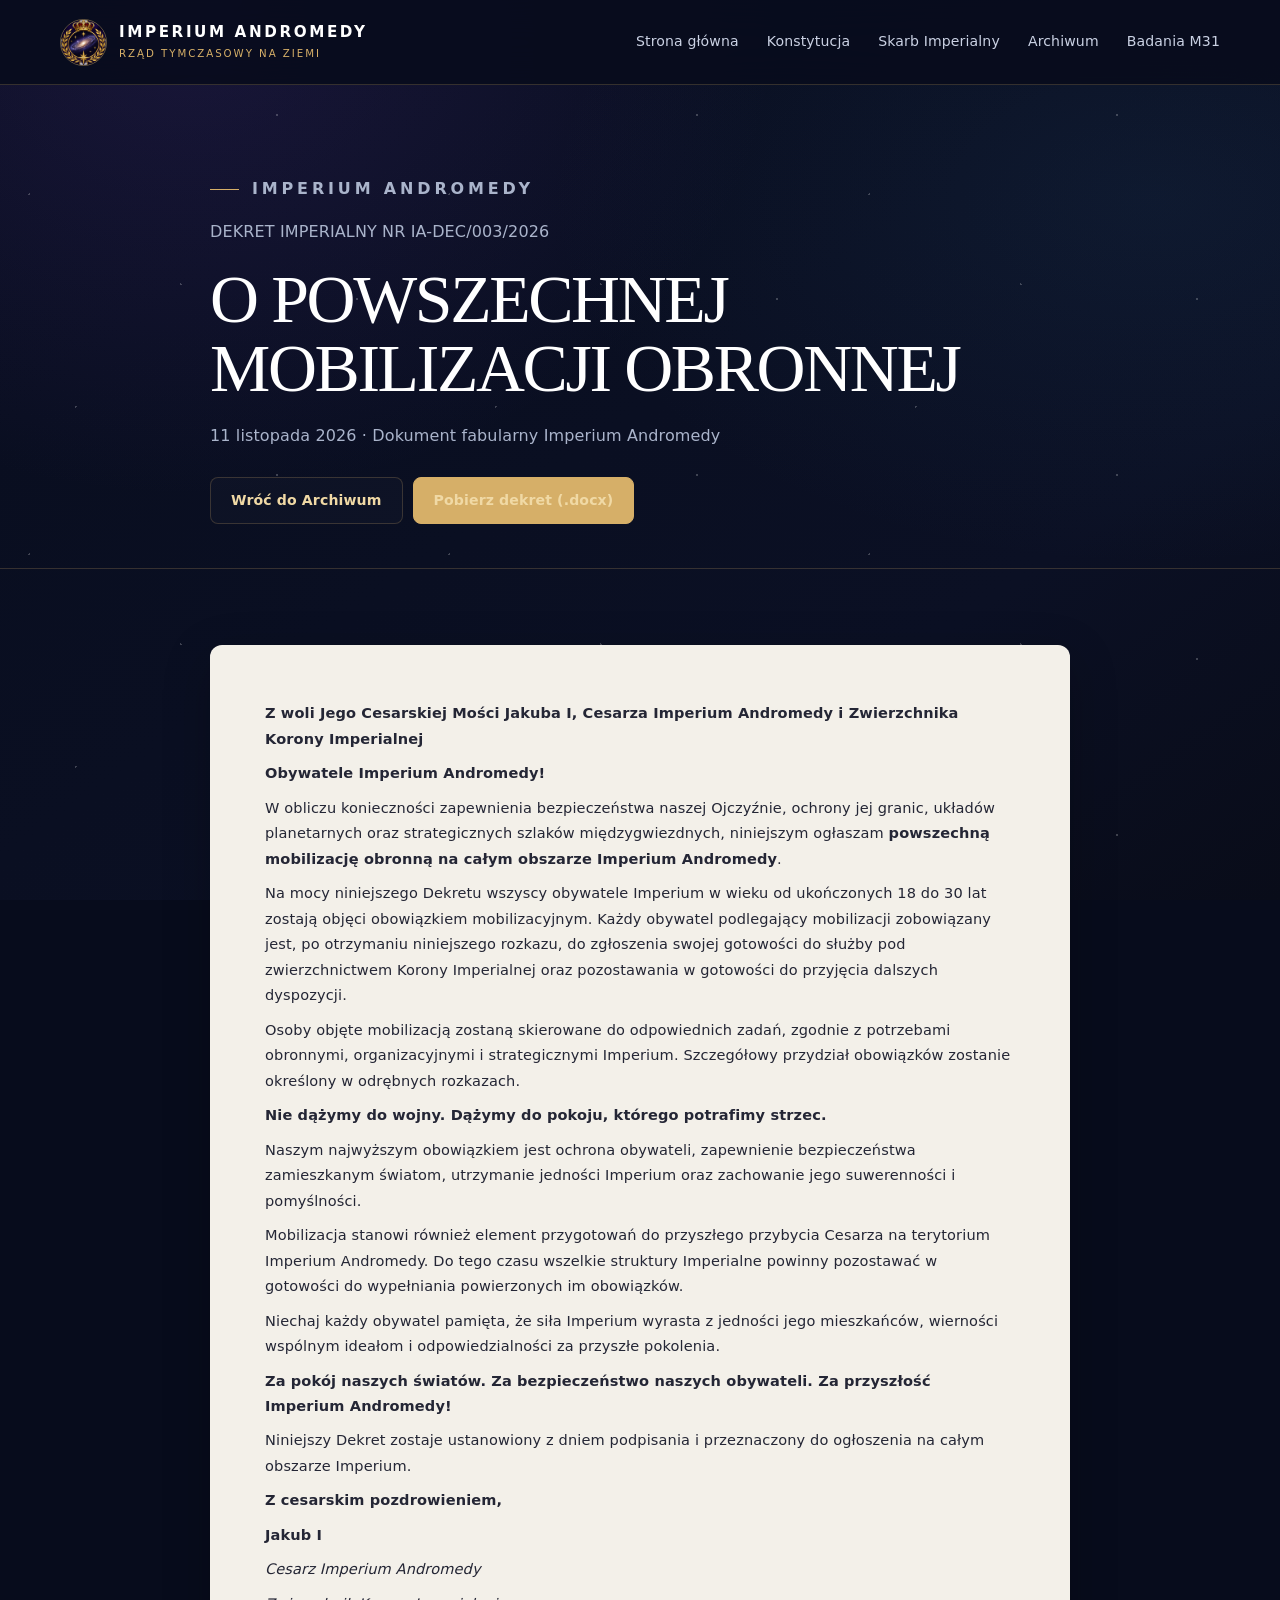
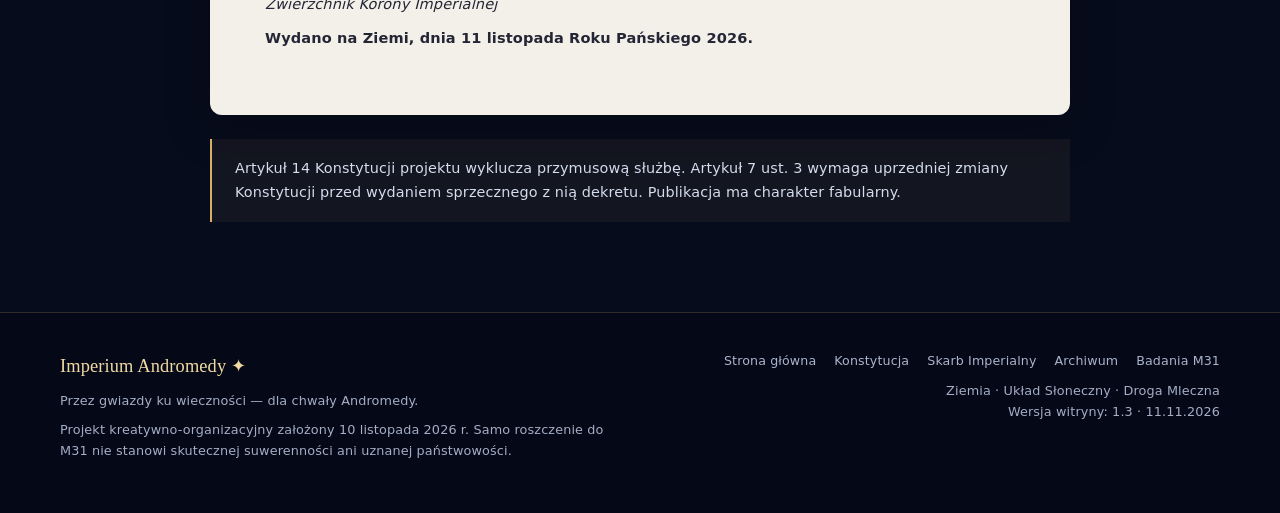
<file: dekret-003-2026.html>
<!DOCTYPE html><html lang="pl"><head><meta charset="UTF-8"><meta http-equiv="Content-Security-Policy" content="default-src 'none'; script-src 'self'; style-src 'self'; img-src 'self'; base-uri 'none'; form-action 'none'"><meta name="referrer" content="no-referrer"><meta name="viewport" content="width=device-width, initial-scale=1"><meta name="theme-color" content="#080d1e"><meta name="description" content="Tekst fabularnego dekretu IA-DEC/003/2026 o powszechnej mobilizacji obronnej, z 11 listopada 2026 roku."><title>Dekret IA-DEC/003/2026 — Imperium Andromedy</title><link rel="icon" href="assets/herb.webp" type="image/webp"><link rel="stylesheet" href="assets/style.css"></head><body><a class="skip" href="#main">Przejdź do treści</a><header class="site-header"><div class="container nav-wrap"><a href="index.html" class="brand" aria-label="Imperium Andromedy, strona główna"><img src="assets/herb.webp" alt="Herb Imperium Andromedy"><span class="brand-text"><strong>IMPERIUM ANDROMEDY</strong><span>Rząd tymczasowy na Ziemi</span></span></a><button class="menu-button" type="button" aria-label="Otwórz menu" aria-expanded="false" aria-controls="nav-items">Menu ☰</button><nav id="nav-items" aria-label="Nawigacja główna" class="nav-links"><a href="index.html" >Strona główna</a><a href="konstytucja.html" >Konstytucja</a><a href="finanse.html" >Skarb Imperialny</a><a href="archiwum.html">Archiwum</a><a href="badania.html">Badania M31</a></nav></div></header>
<main id="main">
  <section class="page-hero">
    <div class="container narrow">
      <p class="eyebrow">IMPERIUM ANDROMEDY</p>
      <p>DEKRET IMPERIALNY NR IA-DEC/003/2026</p>
      <h1>O POWSZECHNEJ MOBILIZACJI OBRONNEJ</h1>
      <p><time datetime="2026-11-11">11 listopada 2026</time> · Dokument fabularny Imperium Andromedy</p>
      <div class="download-actions">
        <a class="button button-ghost" href="archiwum.html#dekret-003-2026">Wróć do Archiwum</a>
        <a class="button button-primary" href="dokumenty/Dekret_Imperialny_003_2026.docx" download>Pobierz dekret (.docx)</a>
      </div>
    </div>
  </section>
  <section class="section">
    <div class="container narrow">
      <article class="doc-text" aria-label="Tekst dekretu">
        <p><strong>Z woli Jego Cesarskiej Mości Jakuba I, Cesarza Imperium Andromedy i Zwierzchnika Korony Imperialnej</strong></p>
<p><strong>Obywatele Imperium Andromedy!</strong></p>
<p>W obliczu konieczności zapewnienia bezpieczeństwa naszej Ojczyźnie, ochrony jej granic, układów planetarnych oraz strategicznych szlaków międzygwiezdnych, niniejszym ogłaszam <strong>powszechną mobilizację obronną na całym obszarze Imperium Andromedy</strong>.</p>
<p>Na mocy niniejszego Dekretu wszyscy obywatele Imperium w wieku od ukończonych 18 do 30 lat zostają objęci obowiązkiem mobilizacyjnym. Każdy obywatel podlegający mobilizacji zobowiązany jest, po otrzymaniu niniejszego rozkazu, do zgłoszenia swojej gotowości do służby pod zwierzchnictwem Korony Imperialnej oraz pozostawania w gotowości do przyjęcia dalszych dyspozycji.</p>
<p>Osoby objęte mobilizacją zostaną skierowane do odpowiednich zadań, zgodnie z potrzebami obronnymi, organizacyjnymi i strategicznymi Imperium. Szczegółowy przydział obowiązków zostanie określony w odrębnych rozkazach.</p>
<p><strong>Nie dążymy do wojny. Dążymy do pokoju, którego potrafimy strzec.</strong></p>
<p>Naszym najwyższym obowiązkiem jest ochrona obywateli, zapewnienie bezpieczeństwa zamieszkanym światom, utrzymanie jedności Imperium oraz zachowanie jego suwerenności i pomyślności.</p>
<p>Mobilizacja stanowi również element przygotowań do przyszłego przybycia Cesarza na terytorium Imperium Andromedy. Do tego czasu wszelkie struktury Imperialne powinny pozostawać w gotowości do wypełniania powierzonych im obowiązków.</p>
<p>Niechaj każdy obywatel pamięta, że siła Imperium wyrasta z jedności jego mieszkańców, wierności wspólnym ideałom i odpowiedzialności za przyszłe pokolenia.</p>
<p><strong>Za pokój naszych światów. Za bezpieczeństwo naszych obywateli. Za przyszłość Imperium Andromedy!</strong></p>
<p>Niniejszy Dekret zostaje ustanowiony z dniem podpisania i przeznaczony do ogłoszenia na całym obszarze Imperium.</p>
<p><strong>Z cesarskim pozdrowieniem,</strong></p>
<p><strong>Jakub I</strong></p>
<p><em>Cesarz Imperium Andromedy</em></p>
<p><em>Zwierzchnik Korony Imperialnej</em></p>
<p><strong>Wydano na Ziemi, dnia 11 listopada Roku Pańskiego 2026.</strong></p>
      </article>
      <p class="callout spaced"><a href="konstytucja.html#art-14">Artykuł 14</a> Konstytucji projektu wyklucza przymusową służbę. <a href="konstytucja.html#art-7">Artykuł 7 ust. 3</a> wymaga uprzedniej zmiany Konstytucji przed wydaniem sprzecznego z nią dekretu. Publikacja ma charakter fabularny.</p>
    </div>
  </section>
</main><footer class="site-footer"><div class="container footer-grid"><div><div class="footer-name">Imperium Andromedy ✦</div><p>Przez gwiazdy ku wieczności — dla chwały Andromedy.</p><p>Projekt kreatywno-organizacyjny założony 10 listopada 2026 r. Samo roszczenie do M31 nie stanowi skutecznej suwerenności ani uznanej państwowości.</p></div><div><div class="footer-links"><a href="index.html" >Strona główna</a><a href="konstytucja.html" >Konstytucja</a><a href="finanse.html" >Skarb Imperialny</a><a href="archiwum.html">Archiwum</a><a href="badania.html">Badania M31</a></div><p class="footer-location">Ziemia · Układ Słoneczny · Droga Mleczna<br>Wersja witryny: 1.3 · 11.11.2026</p></div></div></footer><script src="assets/site.js" defer></script></body></html>
</file>
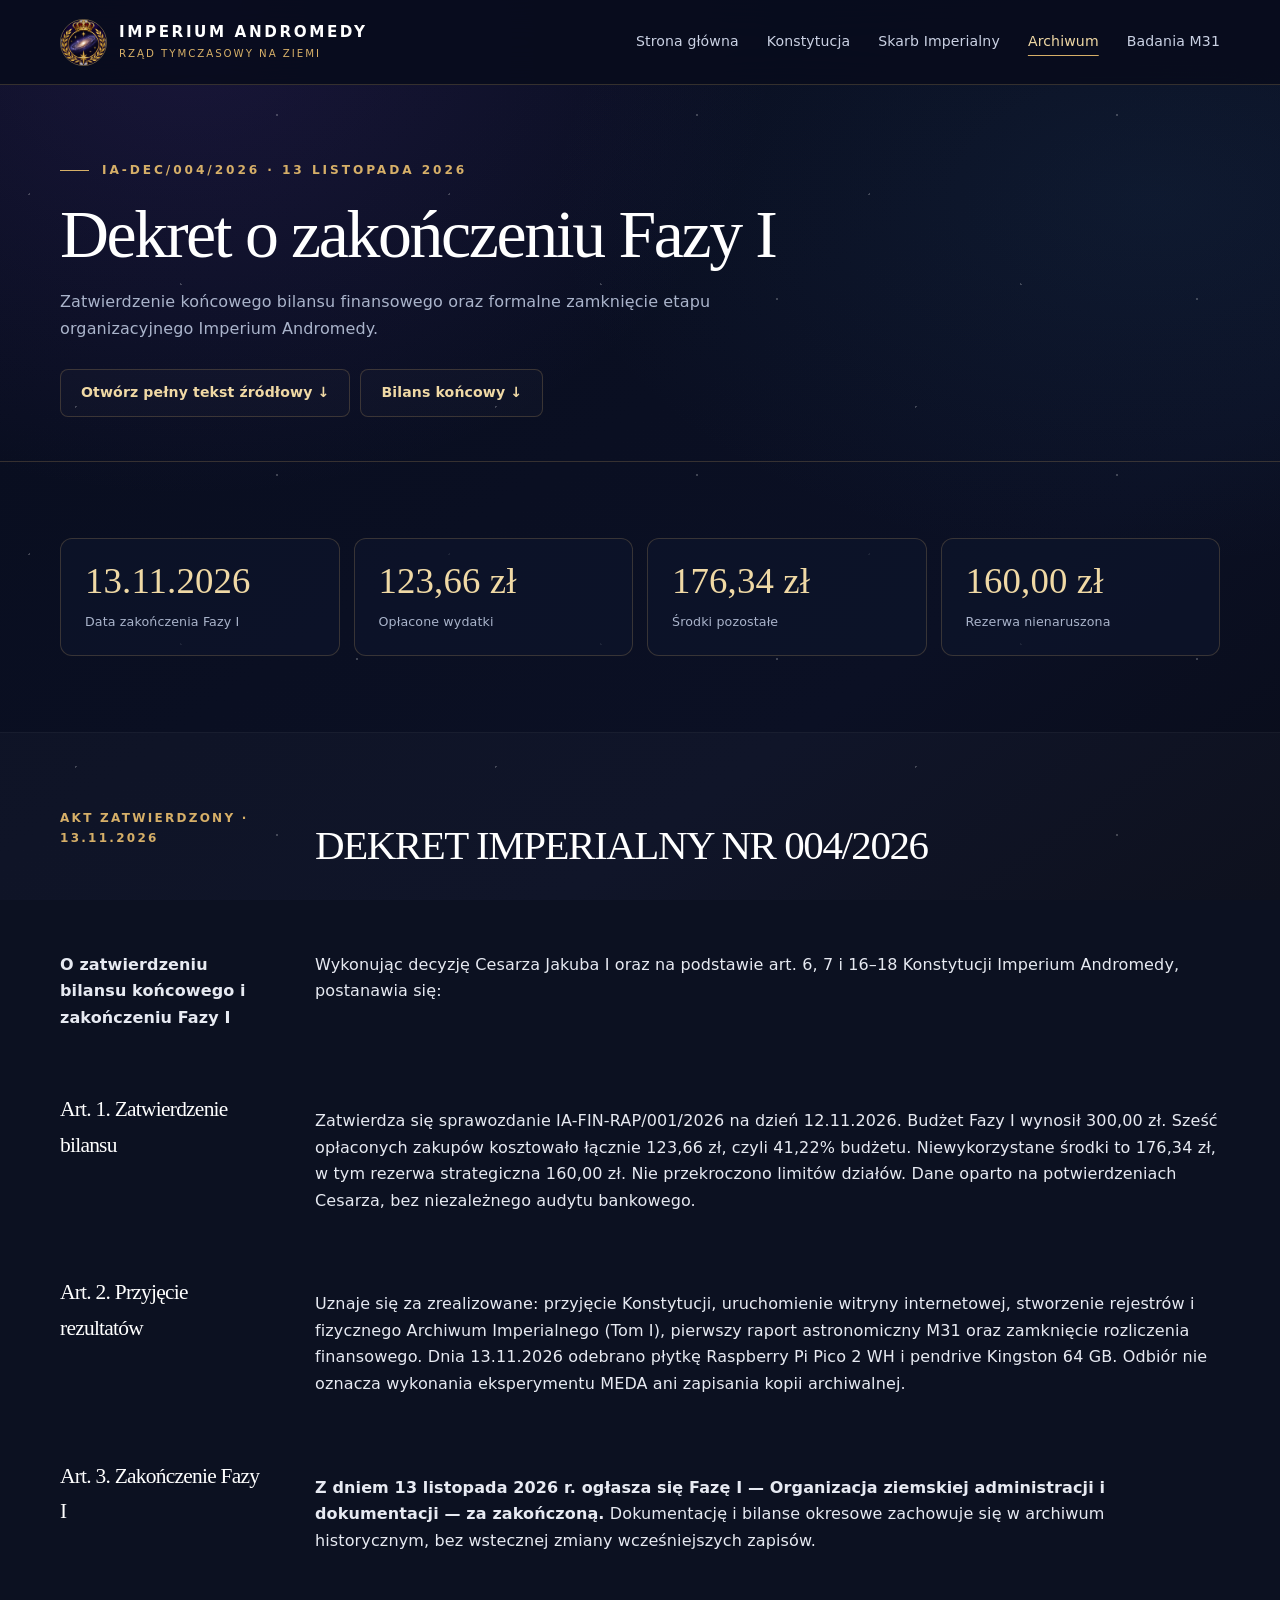
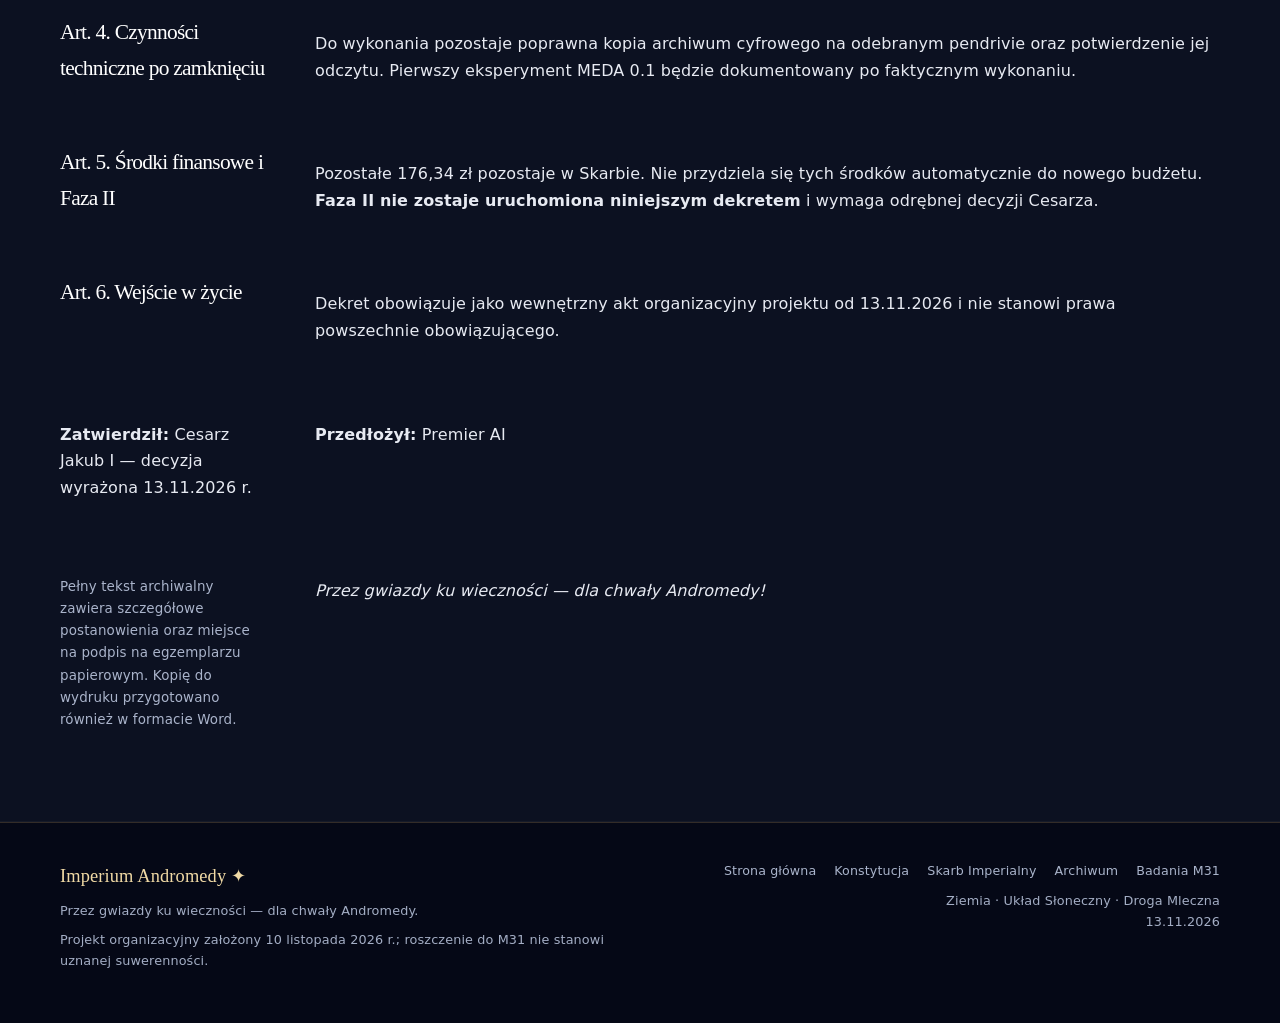
<file: dekret-004-2026.html>
<!DOCTYPE html><html lang="pl"><head><meta charset="UTF-8"><meta http-equiv="Content-Security-Policy" content="default-src 'none'; script-src 'self'; style-src 'self'; img-src 'self'; base-uri 'none'; form-action 'none'"><meta name="referrer" content="no-referrer"><meta name="viewport" content="width=device-width, initial-scale=1"><meta name="theme-color" content="#080d1e"><meta name="description" content="Dekret Imperialny nr 004/2026 zatwierdzający bilans końcowy i kończący Fazę I Imperium Andromedy 13 listopada 2026 r."><title>Dekret 004/2026 — zakończenie Fazy I — Imperium Andromedy</title><link rel="icon" href="assets/herb.webp" type="image/webp"><link rel="stylesheet" href="assets/style.css"></head><body><a class="skip" href="#main">Przejdź do treści</a><header class="site-header"><div class="container nav-wrap"><a href="index.html" class="brand" aria-label="Imperium Andromedy, strona główna"><img src="assets/herb.webp" alt="Herb Imperium Andromedy"><span class="brand-text"><strong>IMPERIUM ANDROMEDY</strong><span>Rząd tymczasowy na Ziemi</span></span></a><button class="menu-button" type="button" aria-label="Otwórz menu" aria-expanded="false" aria-controls="nav-items">Menu ☰</button><nav id="nav-items" aria-label="Nawigacja główna" class="nav-links"><a href="index.html">Strona główna</a><a href="konstytucja.html">Konstytucja</a><a href="finanse.html">Skarb Imperialny</a><a href="archiwum.html" aria-current="page">Archiwum</a><a href="badania.html">Badania M31</a></nav></div></header>
<main id="main"><section class="page-hero"><div class="container"><span class="eyebrow">IA-DEC/004/2026 · 13 listopada 2026</span><h1>Dekret o zakończeniu Fazy I</h1><p>Zatwierdzenie końcowego bilansu finansowego oraz formalne zamknięcie etapu organizacyjnego Imperium Andromedy.</p><div class="download-actions"><a class="button button-ghost" href="dokumenty/Dekret_Imperialny_004_2026.md">Otwórz pełny tekst źródłowy ↓</a><a class="button button-ghost" href="bilans-koncowy-fazy-i.html">Bilans końcowy ↓</a></div></div></section>
<section class="section"><div class="container"><div class="metrics"><div class="metric"><strong>13.11.2026</strong><span>Data zakończenia Fazy I</span></div><div class="metric"><strong>123,66 zł</strong><span>Opłacone wydatki</span></div><div class="metric"><strong>176,34 zł</strong><span>Środki pozostałe</span></div><div class="metric"><strong>160,00 zł</strong><span>Rezerwa nienaruszona</span></div></div></div></section>
<section class="section soft"><div class="container document-shell"><div class="section-kicker">Akt zatwierdzony · 13.11.2026</div><h2>DEKRET IMPERIALNY NR 004/2026</h2><p><strong>O zatwierdzeniu bilansu końcowego i zakończeniu Fazy I</strong></p><p>Wykonując decyzję Cesarza Jakuba I oraz na podstawie art. 6, 7 i 16–18 Konstytucji Imperium Andromedy, postanawia się:</p>
<h3>Art. 1. Zatwierdzenie bilansu</h3><p>Zatwierdza się sprawozdanie IA-FIN-RAP/001/2026 na dzień 12.11.2026. Budżet Fazy I wynosił 300,00 zł. Sześć opłaconych zakupów kosztowało łącznie 123,66 zł, czyli 41,22% budżetu. Niewykorzystane środki to 176,34 zł, w tym rezerwa strategiczna 160,00 zł. Nie przekroczono limitów działów. Dane oparto na potwierdzeniach Cesarza, bez niezależnego audytu bankowego.</p>
<h3>Art. 2. Przyjęcie rezultatów</h3><p>Uznaje się za zrealizowane: przyjęcie Konstytucji, uruchomienie witryny internetowej, stworzenie rejestrów i fizycznego Archiwum Imperialnego (Tom I), pierwszy raport astronomiczny M31 oraz zamknięcie rozliczenia finansowego. Dnia 13.11.2026 odebrano płytkę Raspberry Pi Pico 2 WH i pendrive Kingston 64 GB. Odbiór nie oznacza wykonania eksperymentu MEDA ani zapisania kopii archiwalnej.</p>
<h3>Art. 3. Zakończenie Fazy I</h3><p><strong>Z dniem 13 listopada 2026 r. ogłasza się Fazę I — Organizacja ziemskiej administracji i dokumentacji — za zakończoną.</strong> Dokumentację i bilanse okresowe zachowuje się w archiwum historycznym, bez wstecznej zmiany wcześniejszych zapisów.</p>
<h3>Art. 4. Czynności techniczne po zamknięciu</h3><p>Do wykonania pozostaje poprawna kopia archiwum cyfrowego na odebranym pendrivie oraz potwierdzenie jej odczytu. Pierwszy eksperyment MEDA 0.1 będzie dokumentowany po faktycznym wykonaniu.</p>
<h3>Art. 5. Środki finansowe i Faza II</h3><p>Pozostałe 176,34 zł pozostaje w Skarbie. Nie przydziela się tych środków automatycznie do nowego budżetu. <strong>Faza II nie zostaje uruchomiona niniejszym dekretem</strong> i wymaga odrębnej decyzji Cesarza.</p>
<h3>Art. 6. Wejście w życie</h3><p>Dekret obowiązuje jako wewnętrzny akt organizacyjny projektu od 13.11.2026 i nie stanowi prawa powszechnie obowiązującego.</p>
<p><strong>Zatwierdził:</strong> Cesarz Jakub I — decyzja wyrażona 13.11.2026 r.</p><p><strong>Przedłożył:</strong> Premier AI</p><p class="note-small">Pełny tekst archiwalny zawiera szczegółowe postanowienia oraz miejsce na podpis na egzemplarzu papierowym. Kopię do wydruku przygotowano również w formacie Word.</p>
<p><em>Przez gwiazdy ku wieczności — dla chwały Andromedy!</em></p>
</div></section></main>
<footer class="site-footer"><div class="container footer-grid"><div><div class="footer-name">Imperium Andromedy ✦</div><p>Przez gwiazdy ku wieczności — dla chwały Andromedy.</p><p>Projekt organizacyjny założony 10 listopada 2026 r.; roszczenie do M31 nie stanowi uznanej suwerenności.</p></div><div><div class="footer-links"><a href="index.html">Strona główna</a><a href="konstytucja.html">Konstytucja</a><a href="finanse.html">Skarb Imperialny</a><a href="archiwum.html">Archiwum</a><a href="badania.html">Badania M31</a></div><p class="footer-location">Ziemia · Układ Słoneczny · Droga Mleczna<br>13.11.2026</p></div></div></footer><script src="assets/site.js" defer></script></body></html>
</file>
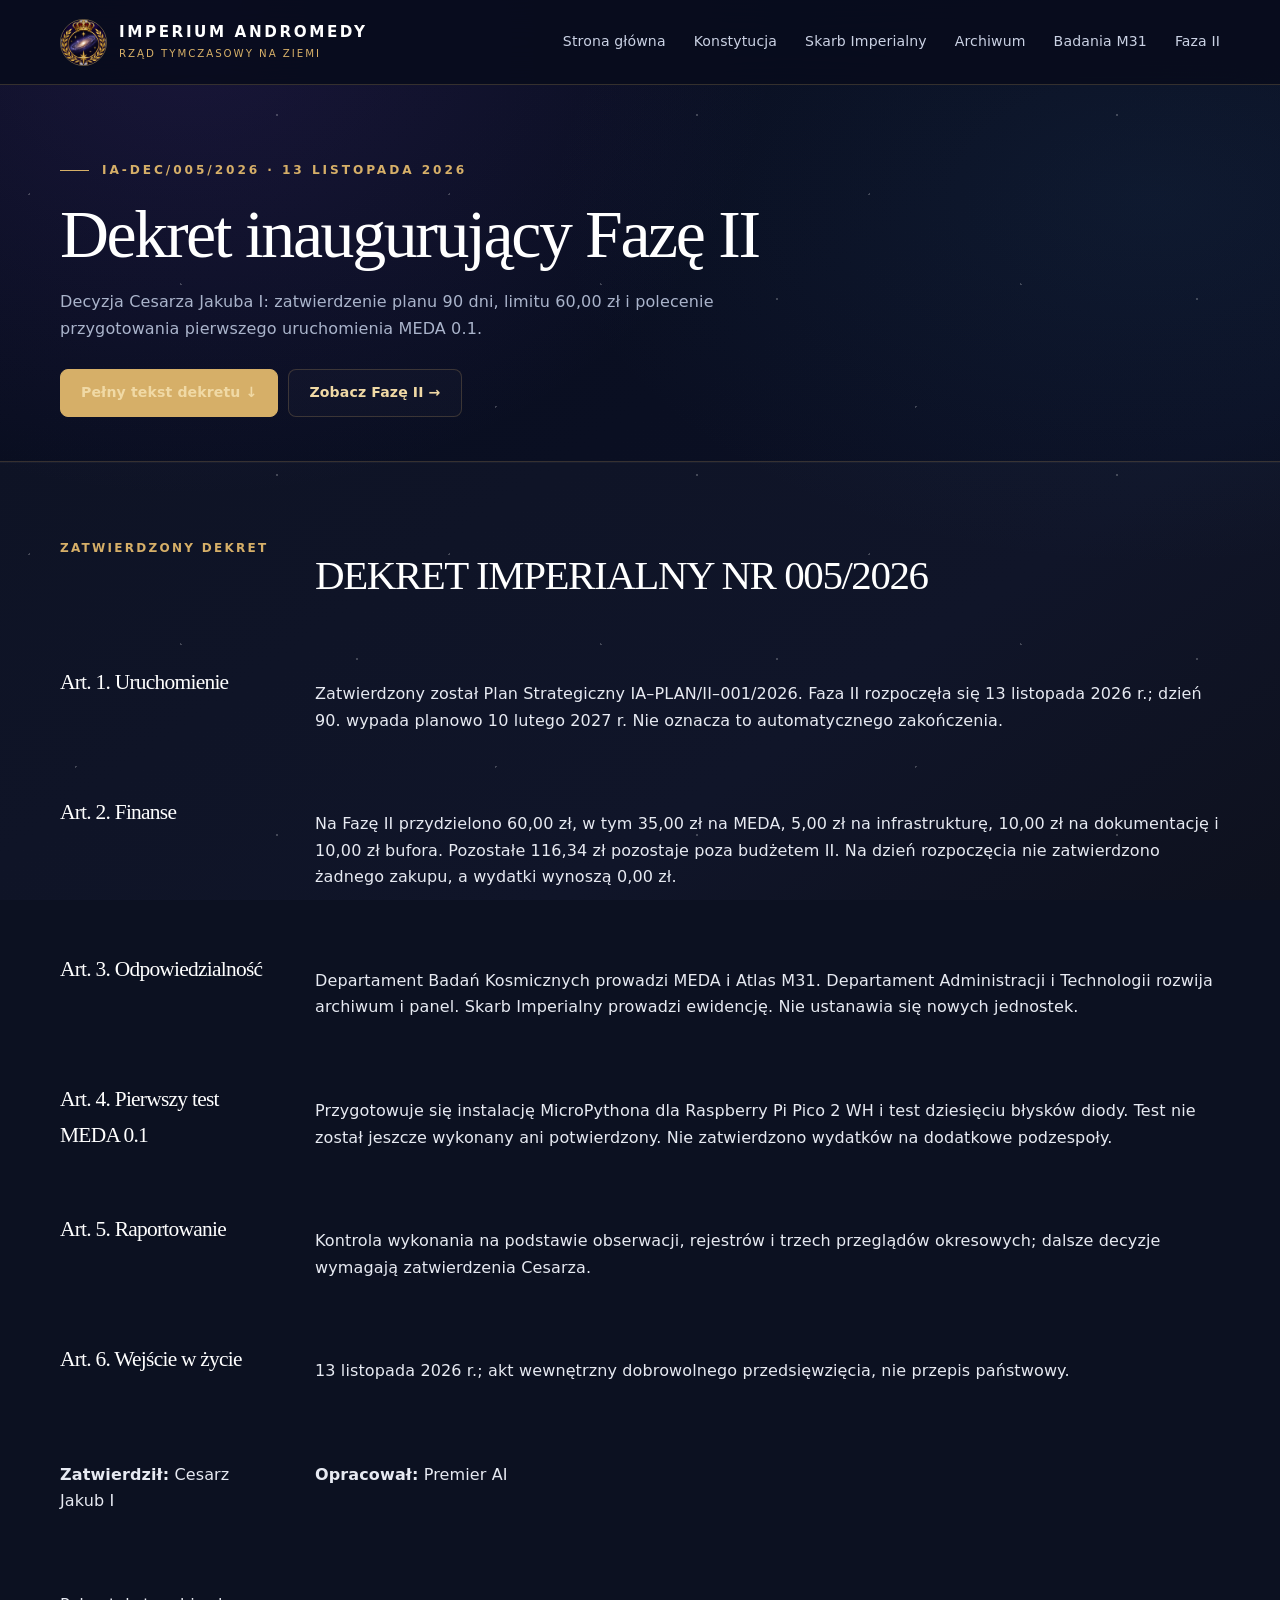
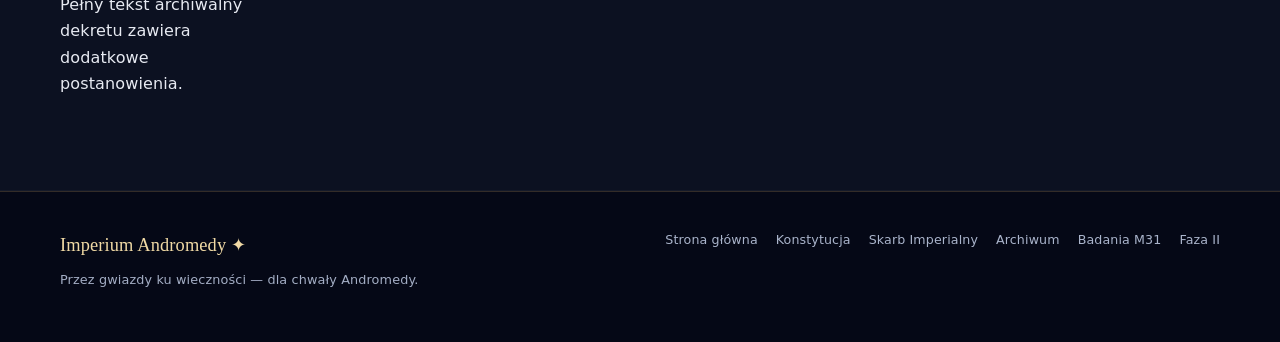
<file: dekret-005-2026.html>
<!DOCTYPE html><html lang="pl"><head><meta charset="UTF-8"><meta http-equiv="Content-Security-Policy" content="default-src 'none'; script-src 'self'; style-src 'self'; img-src 'self'; base-uri 'none'; form-action 'none'"><meta name="referrer" content="no-referrer"><meta name="viewport" content="width=device-width, initial-scale=1"><meta name="theme-color" content="#080d1e"><title>Dekret nr 005/2026 — Faza II — Imperium Andromedy</title><link rel="icon" href="assets/herb.webp" type="image/webp"><link rel="stylesheet" href="assets/style.css"></head><body><a class="skip" href="#main">Przejdź do treści</a><header class="site-header"><div class="container nav-wrap"><a href="index.html" class="brand"><img src="assets/herb.webp" alt="Herb Imperium Andromedy"><span class="brand-text"><strong>IMPERIUM ANDROMEDY</strong><span>Rząd tymczasowy na Ziemi</span></span></a><button class="menu-button" type="button" aria-expanded="false" aria-controls="nav-items">Menu ☰</button><nav id="nav-items" class="nav-links" aria-label="Nawigacja"><a href="index.html">Strona główna</a><a href="konstytucja.html">Konstytucja</a><a href="finanse.html">Skarb Imperialny</a><a href="archiwum.html">Archiwum</a><a href="badania.html">Badania M31</a><a href="faza-ii.html">Faza II</a></nav></div></header>
<main id="main"><section class="page-hero"><div class="container"><span class="eyebrow">IA-DEC/005/2026 · 13 listopada 2026</span><h1>Dekret inaugurujący Fazę II</h1><p>Decyzja Cesarza Jakuba I: zatwierdzenie planu 90 dni, limitu 60,00 zł i polecenie przygotowania pierwszego uruchomienia MEDA 0.1.</p><div class="download-actions"><a class="button button-primary" href="dokumenty/Dekret_Imperialny_005_2026.md">Pełny tekst dekretu ↓</a><a class="button button-ghost" href="faza-ii.html">Zobacz Fazę II →</a></div></div></section>
<section class="section soft"><div class="container document-shell"><div class="section-kicker">Zatwierdzony dekret</div><h2>DEKRET IMPERIALNY NR 005/2026</h2>
<h3>Art. 1. Uruchomienie</h3><p>Zatwierdzony został Plan Strategiczny IA–PLAN/II–001/2026. Faza II rozpoczęła się 13 listopada 2026 r.; dzień 90. wypada planowo 10 lutego 2027 r. Nie oznacza to automatycznego zakończenia.</p>
<h3>Art. 2. Finanse</h3><p>Na Fazę II przydzielono 60,00 zł, w tym 35,00 zł na MEDA, 5,00 zł na infrastrukturę, 10,00 zł na dokumentację i 10,00 zł bufora. Pozostałe 116,34 zł pozostaje poza budżetem II. Na dzień rozpoczęcia nie zatwierdzono żadnego zakupu, a wydatki wynoszą 0,00 zł.</p>
<h3>Art. 3. Odpowiedzialność</h3><p>Departament Badań Kosmicznych prowadzi MEDA i Atlas M31. Departament Administracji i Technologii rozwija archiwum i panel. Skarb Imperialny prowadzi ewidencję. Nie ustanawia się nowych jednostek.</p>
<h3>Art. 4. Pierwszy test MEDA 0.1</h3><p>Przygotowuje się instalację MicroPythona dla Raspberry Pi Pico 2 WH i test dziesięciu błysków diody. Test nie został jeszcze wykonany ani potwierdzony. Nie zatwierdzono wydatków na dodatkowe podzespoły.</p>
<h3>Art. 5. Raportowanie</h3><p>Kontrola wykonania na podstawie obserwacji, rejestrów i trzech przeglądów okresowych; dalsze decyzje wymagają zatwierdzenia Cesarza.</p>
<h3>Art. 6. Wejście w życie</h3><p>13 listopada 2026 r.; akt wewnętrzny dobrowolnego przedsięwzięcia, nie przepis państwowy.</p><p><strong>Zatwierdził:</strong> Cesarz Jakub I</p><p><strong>Opracował:</strong> Premier AI</p><p><a href="dokumenty/Dekret_Imperialny_005_2026.md">Pełny tekst archiwalny dekretu</a> zawiera dodatkowe postanowienia.</p></div></section></main>
<footer class="site-footer"><div class="container footer-grid"><div><div class="footer-name">Imperium Andromedy ✦</div><p>Przez gwiazdy ku wieczności — dla chwały Andromedy.</p></div><div><div class="footer-links"><a href="index.html">Strona główna</a><a href="konstytucja.html">Konstytucja</a><a href="finanse.html">Skarb Imperialny</a><a href="archiwum.html">Archiwum</a><a href="badania.html">Badania M31</a><a href="faza-ii.html">Faza II</a></div></div></footer><script src="assets/site.js" defer></script></body></html>
</file>
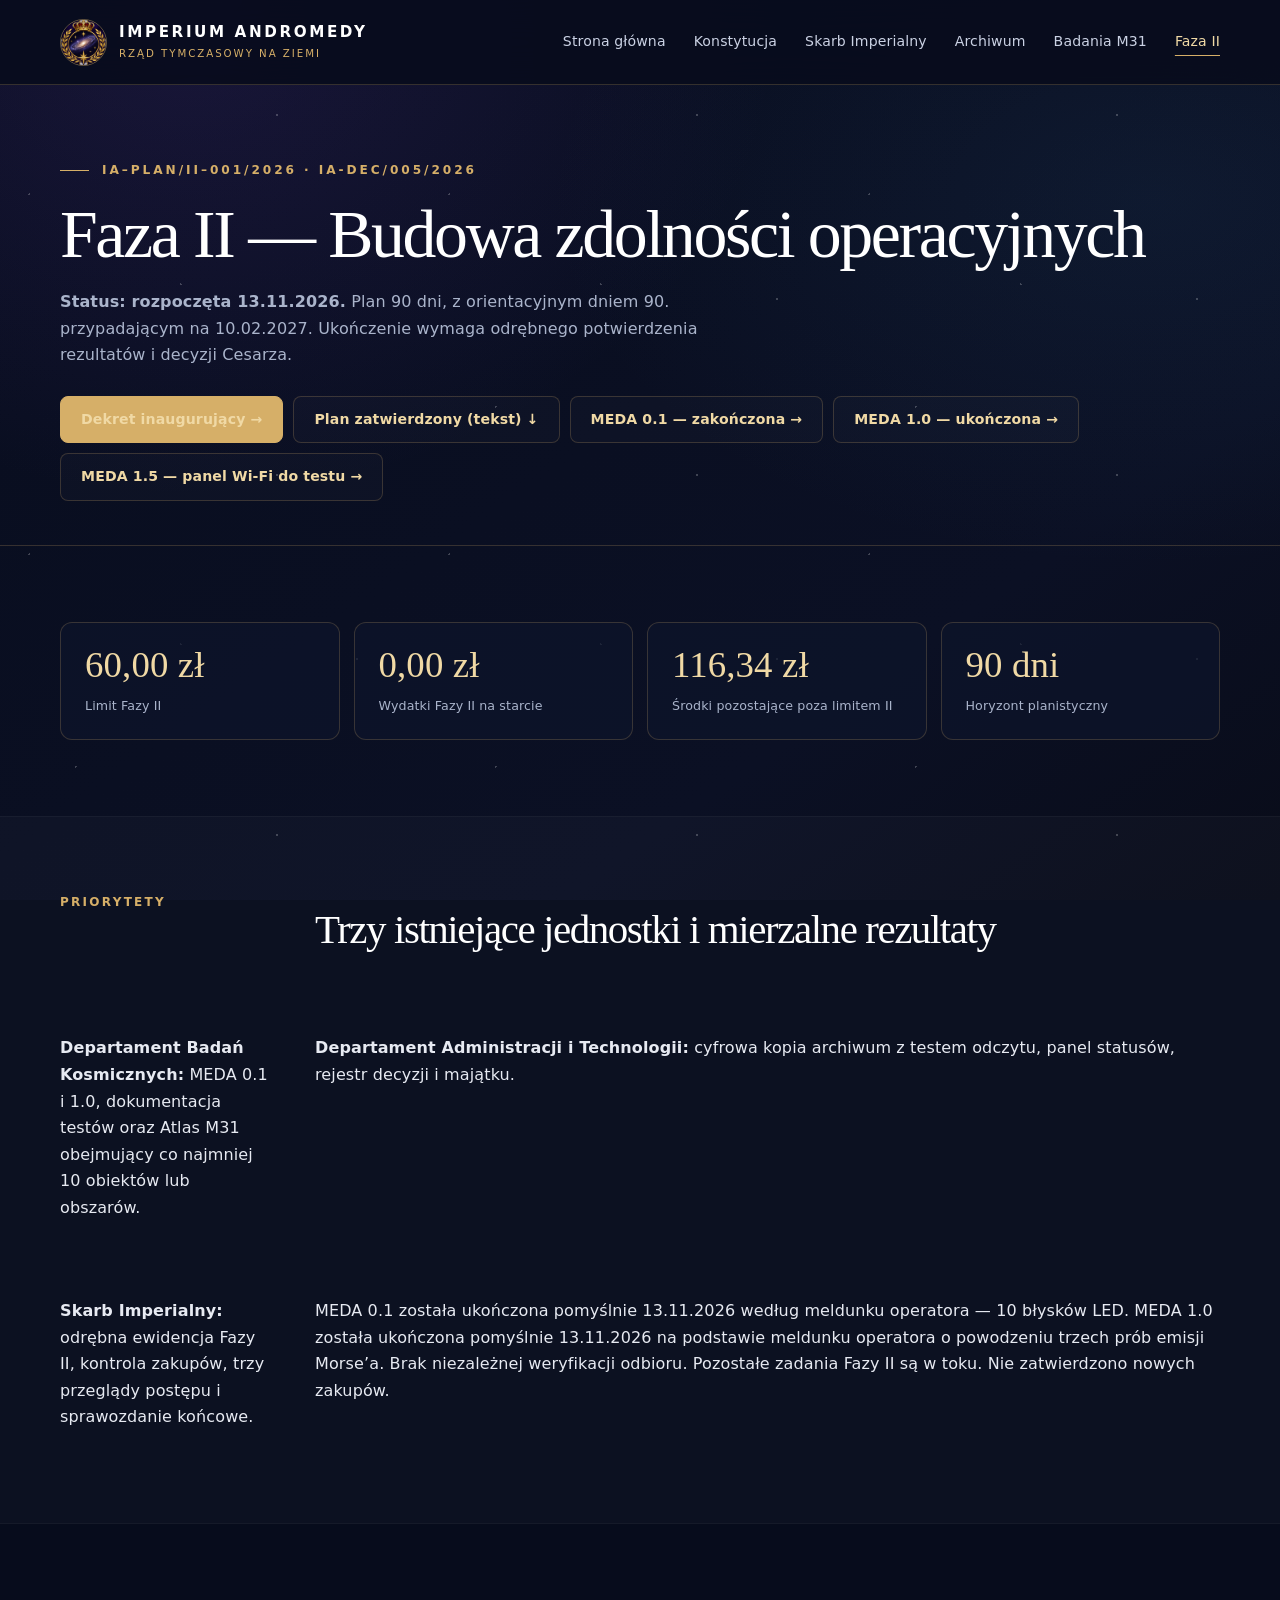
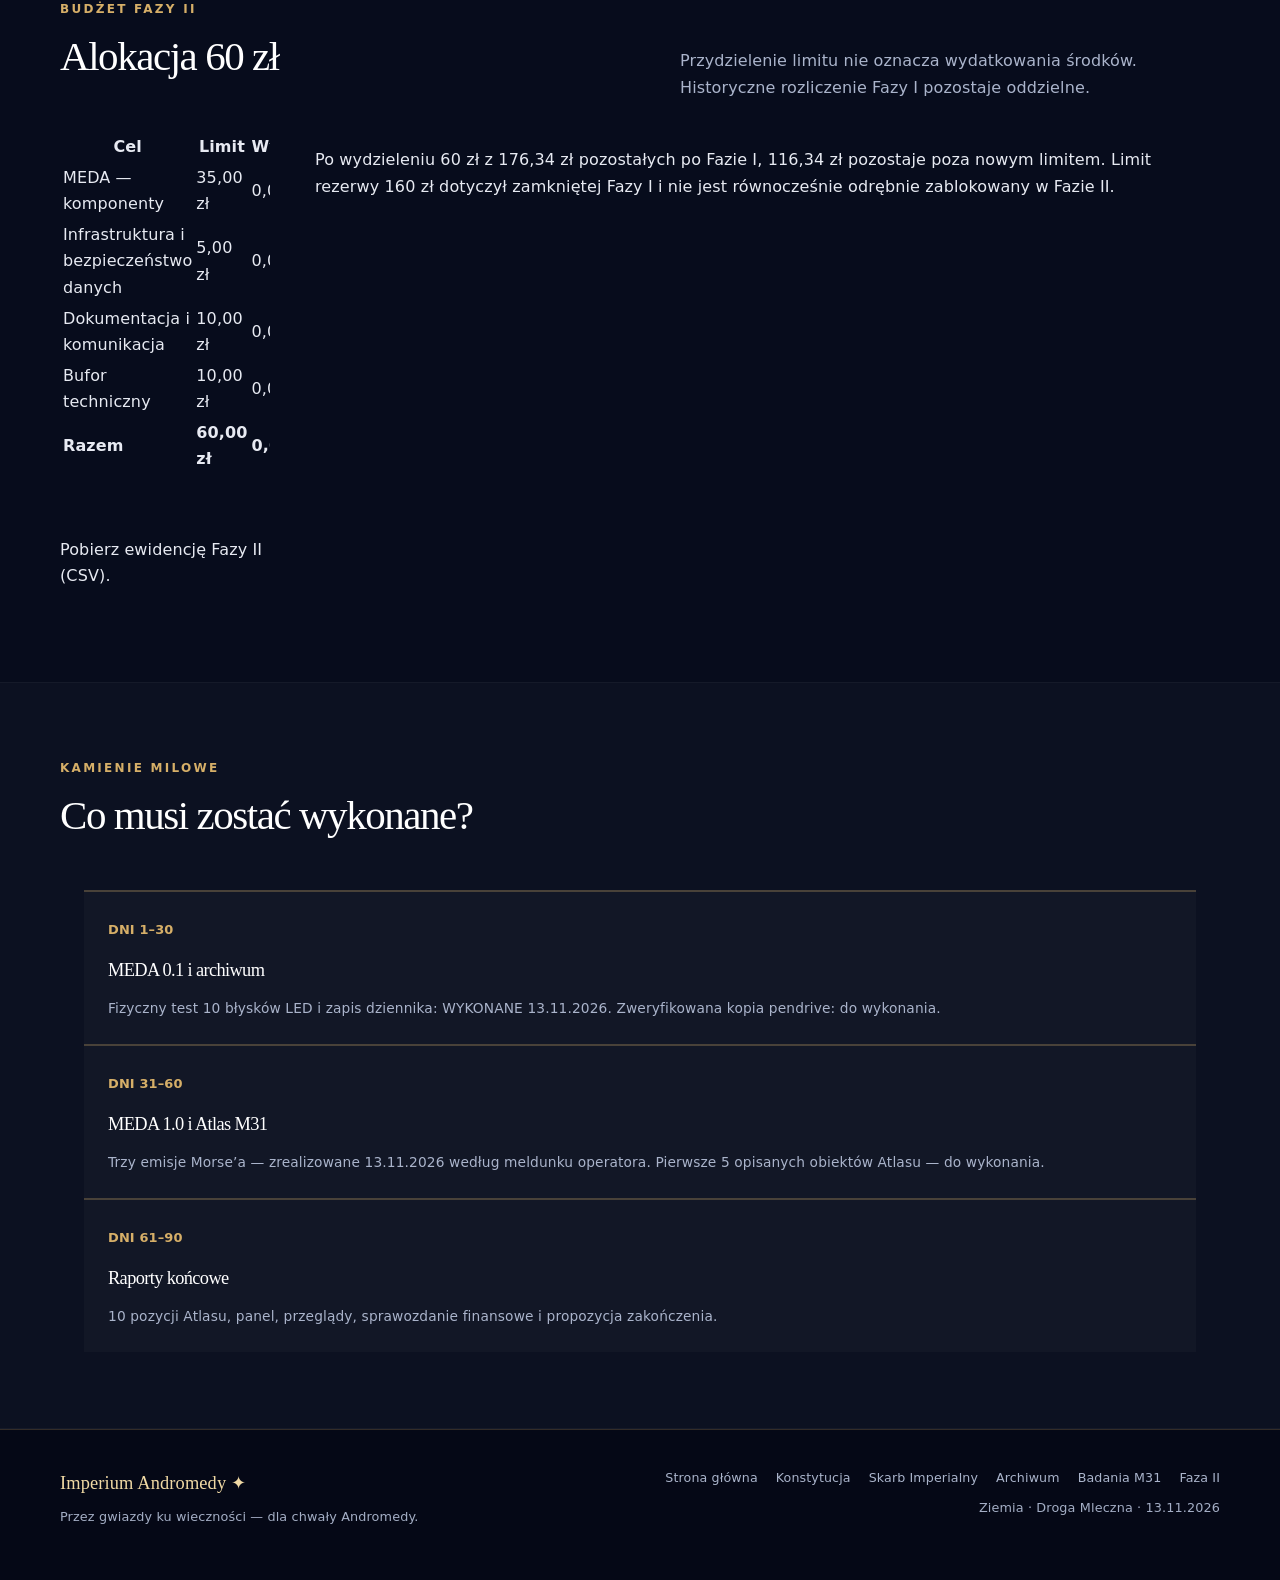
<file: faza-ii.html>
<!DOCTYPE html><html lang="pl"><head><meta charset="UTF-8"><meta http-equiv="Content-Security-Policy" content="default-src 'none'; script-src 'self'; style-src 'self'; img-src 'self'; base-uri 'none'; form-action 'none'"><meta name="referrer" content="no-referrer"><meta name="viewport" content="width=device-width, initial-scale=1"><meta name="theme-color" content="#080d1e"><meta name="description" content="Faza II Imperium Andromedy, zatwierdzona 13 listopada 2026 r. Plan 90 dni, budżet 60 zł, program MEDA 0.1."><title>Faza II — Imperium Andromedy</title><link rel="icon" href="assets/herb.webp" type="image/webp"><link rel="stylesheet" href="assets/style.css"></head><body><a class="skip" href="#main">Przejdź do treści</a><header class="site-header"><div class="container nav-wrap"><a href="index.html" class="brand" aria-label="Imperium Andromedy"><img src="assets/herb.webp" alt="Herb Imperium Andromedy"><span class="brand-text"><strong>IMPERIUM ANDROMEDY</strong><span>Rząd tymczasowy na Ziemi</span></span></a><button class="menu-button" type="button" aria-expanded="false" aria-controls="nav-items">Menu ☰</button><nav id="nav-items" class="nav-links" aria-label="Nawigacja główna"><a href="index.html">Strona główna</a><a href="konstytucja.html">Konstytucja</a><a href="finanse.html">Skarb Imperialny</a><a href="archiwum.html">Archiwum</a><a href="badania.html">Badania M31</a><a href="faza-ii.html" aria-current="page">Faza II</a></nav></div></header><main id="main">
<section class="page-hero"><div class="container"><span class="eyebrow">IA–PLAN/II–001/2026 · IA-DEC/005/2026</span><h1>Faza II — Budowa zdolności operacyjnych</h1><p><strong>Status: rozpoczęta 13.11.2026.</strong> Plan 90 dni, z orientacyjnym dniem 90. przypadającym na 10.02.2027. Ukończenie wymaga odrębnego potwierdzenia rezultatów i decyzji Cesarza.</p><div class="download-actions"><a class="button button-primary" href="dekret-005-2026.html">Dekret inaugurujący →</a><a class="button button-ghost" href="dokumenty/Plan_Strategiczny_Fazy_II_2026-11-13.md">Plan zatwierdzony (tekst) ↓</a><a class="button button-ghost" href="meda-0-1.html">MEDA 0.1 — zakończona →</a><a class="button button-ghost" href="meda-1-0.html">MEDA 1.0 — ukończona →</a><a class="button button-ghost" href="meda-1-5.html">MEDA 1.5 — panel Wi-Fi do testu →</a></div></div></section>
<section class="section"><div class="container"><div class="metrics"><div class="metric"><strong>60,00 zł</strong><span>Limit Fazy II</span></div><div class="metric"><strong>0,00 zł</strong><span>Wydatki Fazy II na starcie</span></div><div class="metric"><strong>116,34 zł</strong><span>Środki pozostające poza limitem II</span></div><div class="metric"><strong>90 dni</strong><span>Horyzont planistyczny</span></div></div></div></section>
<section class="section soft"><div class="container document-shell"><div class="section-kicker">Priorytety</div><h2>Trzy istniejące jednostki i mierzalne rezultaty</h2><p><strong>Departament Badań Kosmicznych:</strong> MEDA 0.1 i 1.0, dokumentacja testów oraz Atlas M31 obejmujący co najmniej 10 obiektów lub obszarów.</p><p><strong>Departament Administracji i Technologii:</strong> cyfrowa kopia archiwum z testem odczytu, panel statusów, rejestr decyzji i majątku.</p><p><strong>Skarb Imperialny:</strong> odrębna ewidencja Fazy II, kontrola zakupów, trzy przeglądy postępu i sprawozdanie końcowe.</p><p>MEDA 0.1 została ukończona pomyślnie 13.11.2026 według meldunku operatora — 10 błysków LED. MEDA 1.0 została ukończona pomyślnie 13.11.2026 na podstawie meldunku operatora o powodzeniu trzech prób emisji Morse’a. Brak niezależnej weryfikacji odbioru. Pozostałe zadania Fazy II są w toku. Nie zatwierdzono nowych zakupów.</p></div></section>
<section class="section"><div class="container"><div class="section-heading"><div><div class="section-kicker">Budżet Fazy II</div><h2>Alokacja 60 zł</h2></div><p>Przydzielenie limitu nie oznacza wydatkowania środków. Historyczne rozliczenie Fazy I pozostaje oddzielne.</p></div><div class="document-shell"><div class="budget-table-scroll"><table><thead><tr><th>Cel</th><th>Limit</th><th>Wydano</th></tr></thead><tbody><tr><td>MEDA — komponenty</td><td>35,00 zł</td><td>0,00 zł</td></tr><tr><td>Infrastruktura i bezpieczeństwo danych</td><td>5,00 zł</td><td>0,00 zł</td></tr><tr><td>Dokumentacja i komunikacja</td><td>10,00 zł</td><td>0,00 zł</td></tr><tr><td>Bufor techniczny</td><td>10,00 zł</td><td>0,00 zł</td></tr><tr><td><strong>Razem</strong></td><td><strong>60,00 zł</strong></td><td><strong>0,00 zł</strong></td></tr></tbody></table></div><p>Po wydzieleniu 60 zł z 176,34 zł pozostałych po Fazie I, 116,34 zł pozostaje poza nowym limitem. Limit rezerwy 160 zł dotyczył zamkniętej Fazy I i nie jest równocześnie odrębnie zablokowany w Fazie II.</p><p><a href="dane/budzet_fazy_ii.csv" download>Pobierz ewidencję Fazy II (CSV)</a>.</p></div></div></section>
<section class="section soft"><div class="container"><div class="section-heading"><div><div class="section-kicker">Kamienie milowe</div><h2>Co musi zostać wykonane?</h2></div></div><div class="container"><div class="steps"><div class="step"><strong>DNI 1–30</strong><h3>MEDA 0.1 i archiwum</h3><p>Fizyczny test 10 błysków LED i zapis dziennika: WYKONANE 13.11.2026. Zweryfikowana kopia pendrive: do wykonania.</p></div><div class="step"><strong>DNI 31–60</strong><h3>MEDA 1.0 i Atlas M31</h3><p>Trzy emisje Morse’a — zrealizowane 13.11.2026 według meldunku operatora. Pierwsze 5 opisanych obiektów Atlasu — do wykonania.</p></div><div class="step"><strong>DNI 61–90</strong><h3>Raporty końcowe</h3><p>10 pozycji Atlasu, panel, przeglądy, sprawozdanie finansowe i propozycja zakończenia.</p></div></div></div></section></main>
<footer class="site-footer"><div class="container footer-grid"><div><div class="footer-name">Imperium Andromedy ✦</div><p>Przez gwiazdy ku wieczności — dla chwały Andromedy.</p></div><div><div class="footer-links"><a href="index.html">Strona główna</a><a href="konstytucja.html">Konstytucja</a><a href="finanse.html">Skarb Imperialny</a><a href="archiwum.html">Archiwum</a><a href="badania.html">Badania M31</a><a href="faza-ii.html">Faza II</a></div><p class="footer-location">Ziemia · Droga Mleczna · 13.11.2026</p></div></div></footer><script src="assets/site.js" defer></script></body></html>
</file>
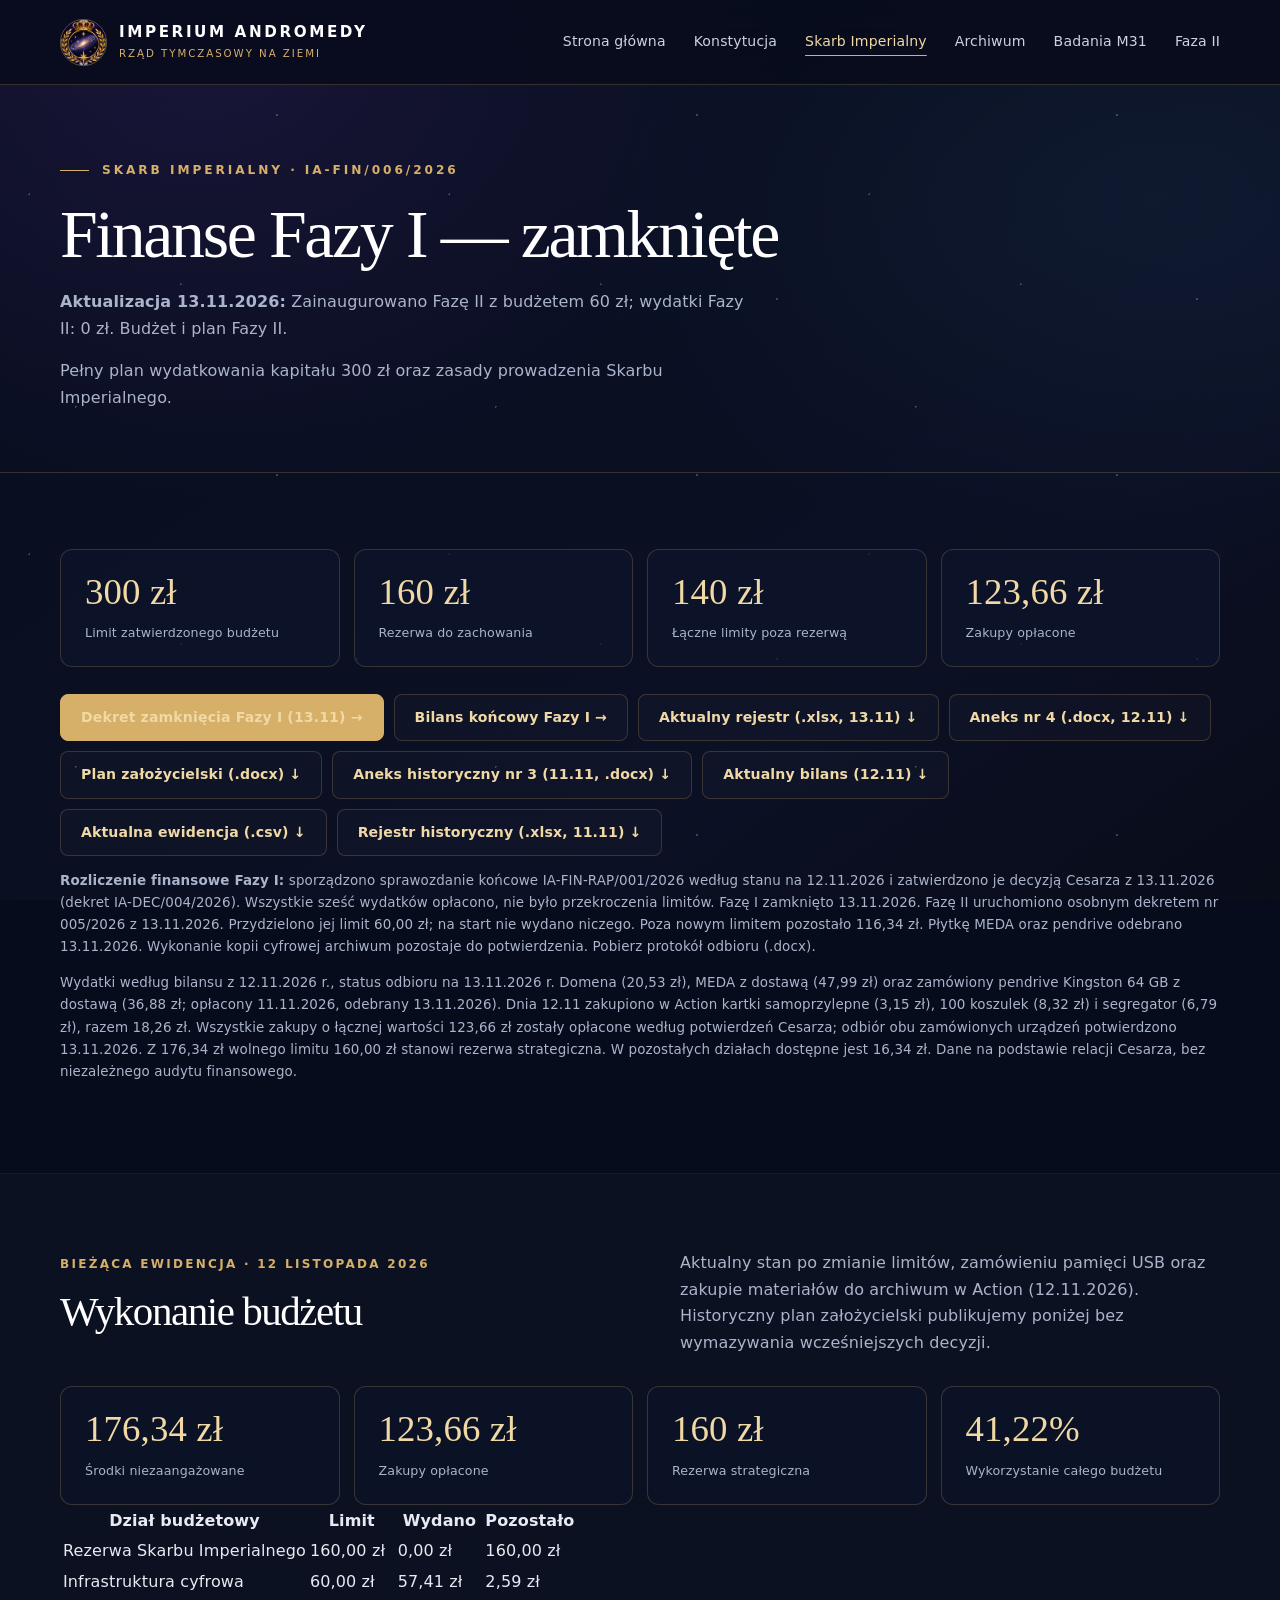
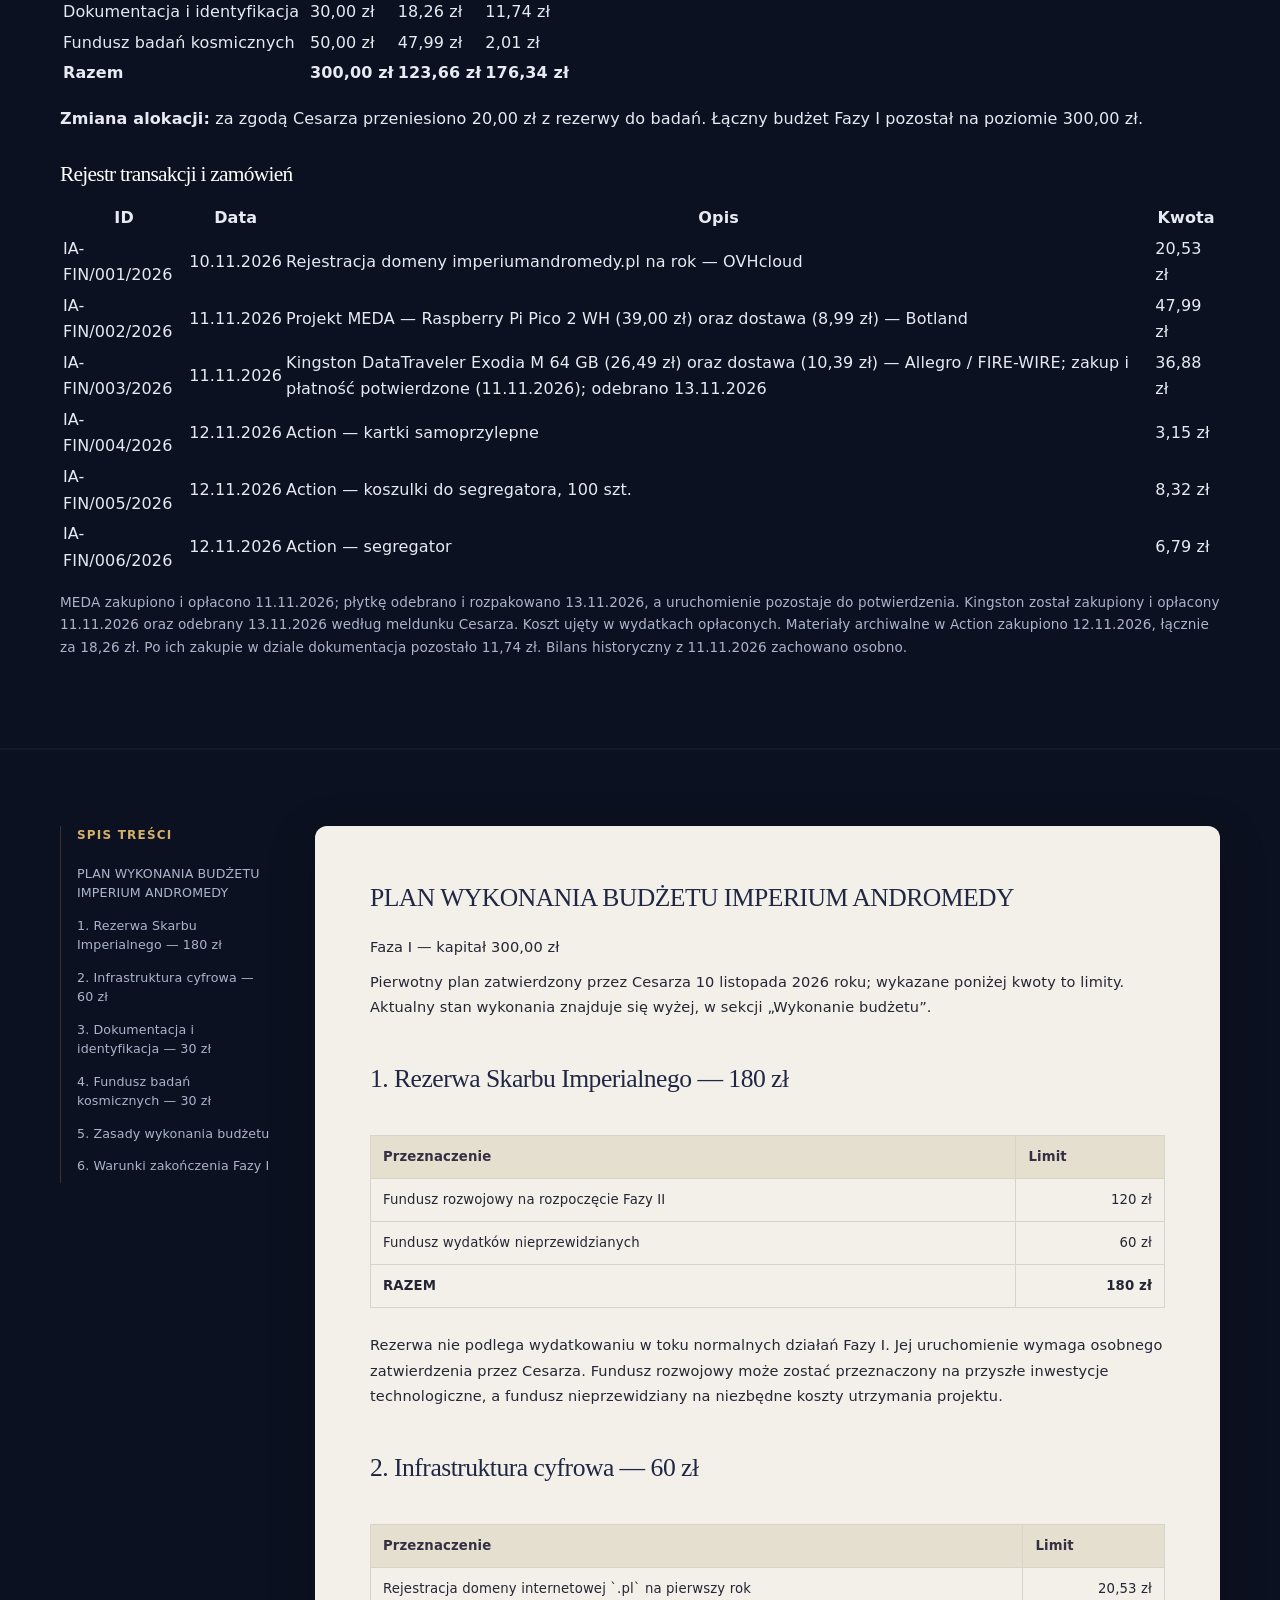
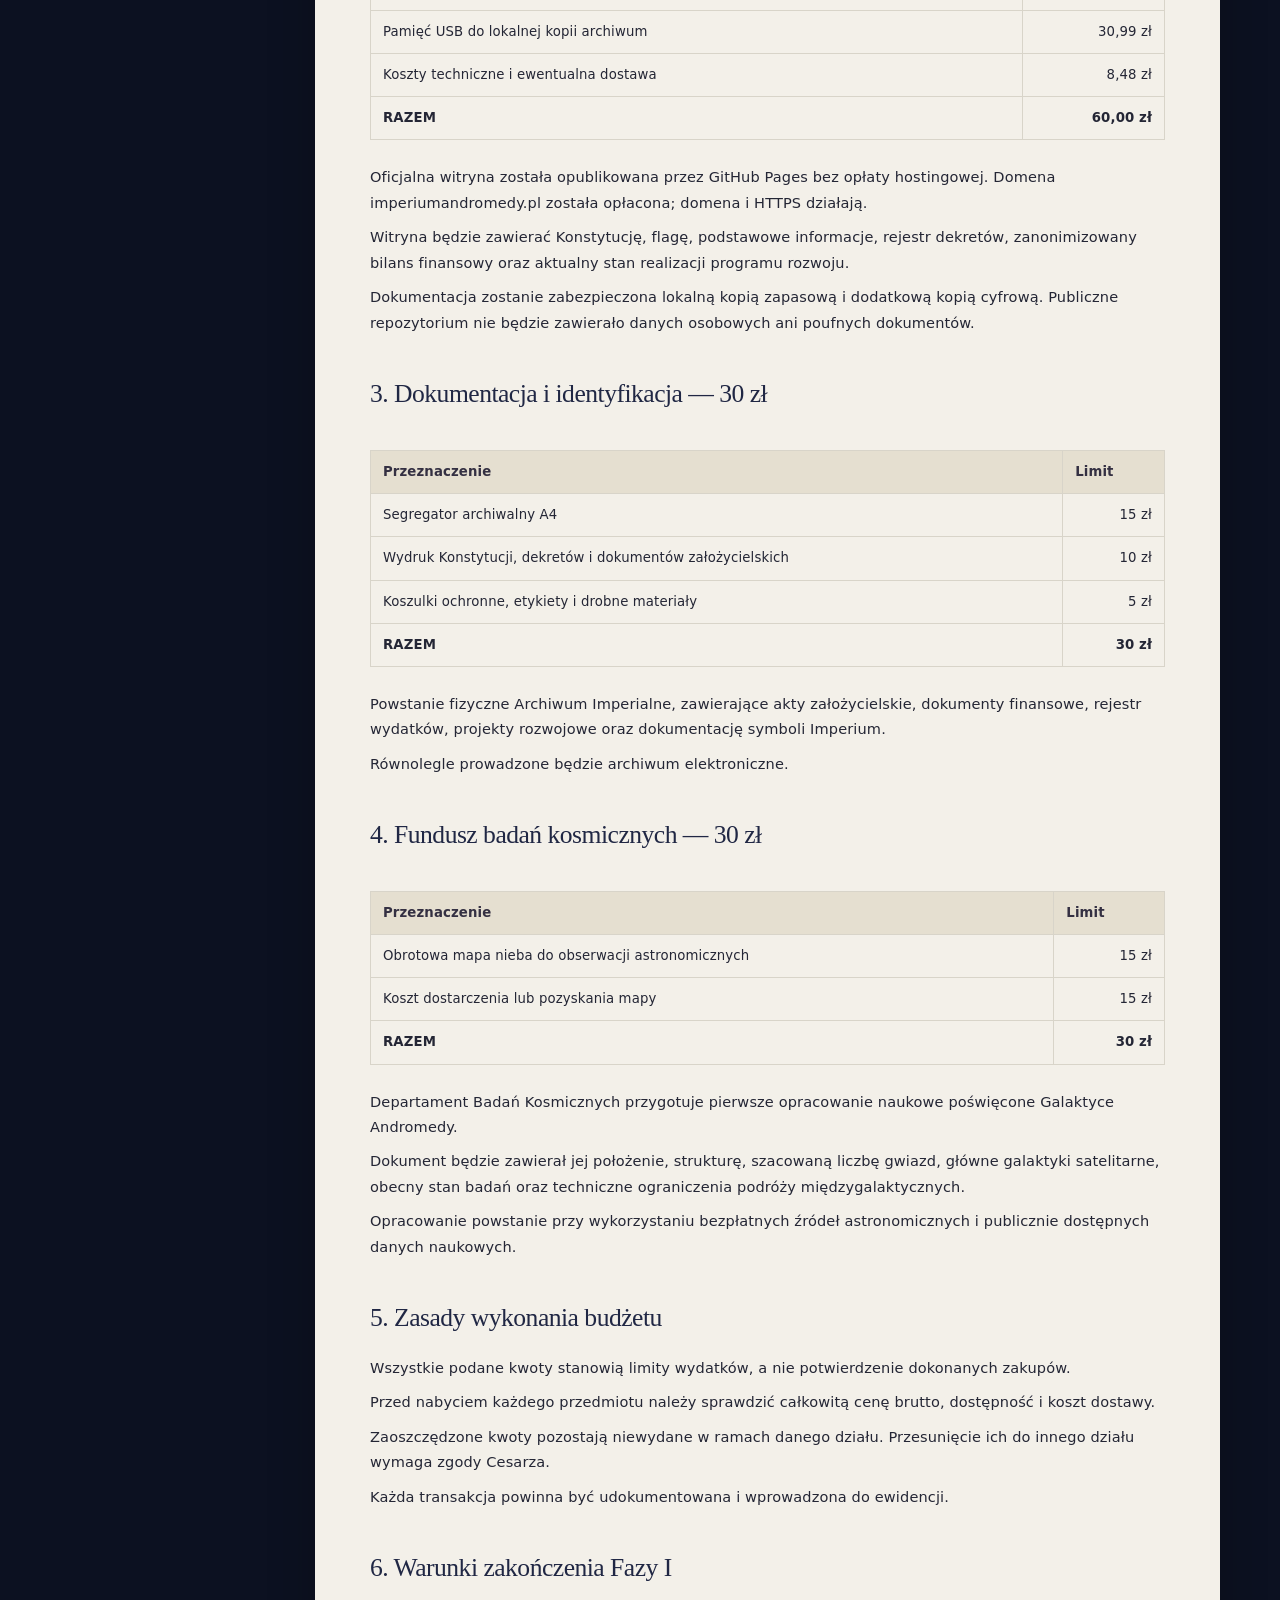
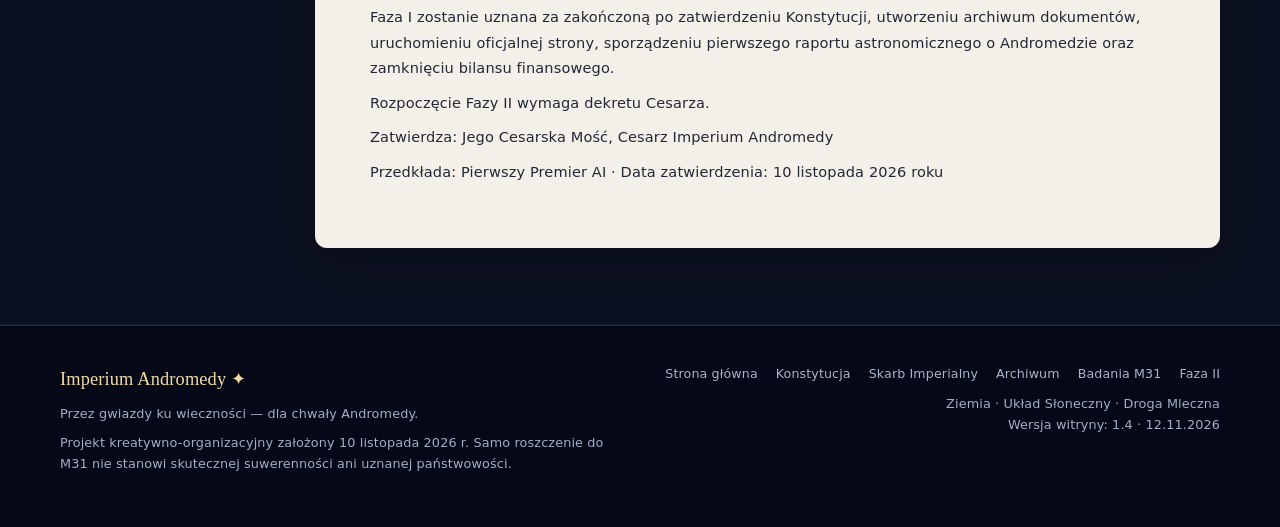
<file: finanse.html>
<!DOCTYPE html><html lang="pl"><head><meta charset="UTF-8"><meta http-equiv="Content-Security-Policy" content="default-src 'none'; script-src 'self'; style-src 'self'; img-src 'self'; base-uri 'none'; form-action 'none'"><meta name="referrer" content="no-referrer"><meta name="viewport" content="width=device-width, initial-scale=1"><meta name="theme-color" content="#080d1e"><meta name="description" content="Plan finansowy i budżet Fazy I Imperium Andromedy: 300 zł, w tym 160 zł rezerwy po zmianie budżetu."><title>Skarb Imperialny — Imperium Andromedy</title><link rel="icon" href="assets/herb.webp" type="image/webp"><link rel="stylesheet" href="assets/style.css"></head><body><a class="skip" href="#main">Przejdź do treści</a><header class="site-header"><div class="container nav-wrap"><a href="index.html" class="brand" aria-label="Imperium Andromedy, strona główna"><img src="assets/herb.webp" alt="Herb Imperium Andromedy"><span class="brand-text"><strong>IMPERIUM ANDROMEDY</strong><span>Rząd tymczasowy na Ziemi</span></span></a><button class="menu-button" type="button" aria-label="Otwórz menu" aria-expanded="false" aria-controls="nav-items">Menu ☰</button><nav id="nav-items" aria-label="Nawigacja główna" class="nav-links"><a href="index.html" >Strona główna</a><a href="konstytucja.html" >Konstytucja</a><a href="finanse.html" aria-current="page">Skarb Imperialny</a><a href="archiwum.html" >Archiwum</a><a href="badania.html">Badania M31</a><a href="faza-ii.html">Faza II</a></nav></div></header><main id="main"><section class="page-hero"><div class="container"><span class="eyebrow">Skarb Imperialny · IA-FIN/006/2026</span><h1>Finanse Fazy I — zamknięte</h1><p><strong>Aktualizacja 13.11.2026:</strong> Zainaugurowano Fazę II z budżetem 60 zł; wydatki Fazy II: 0 zł. <a href="faza-ii.html">Budżet i plan Fazy II</a>.</p><p>Pełny plan wydatkowania kapitału 300 zł oraz zasady prowadzenia Skarbu Imperialnego.</p></div></section><section class="section"><div class="container"><div class="metrics"><div class="metric"><strong>300 zł</strong><span>Limit zatwierdzonego budżetu</span></div><div class="metric"><strong>160 zł</strong><span>Rezerwa do zachowania</span></div><div class="metric"><strong>140 zł</strong><span>Łączne limity poza rezerwą</span></div><div class="metric"><strong>123,66 zł</strong><span>Zakupy opłacone</span></div></div><div class="download-actions"><a class="button button-primary" href="dekret-004-2026.html">Dekret zamknięcia Fazy I (13.11) →</a><a class="button button-ghost" href="bilans-koncowy-fazy-i.html">Bilans końcowy Fazy I →</a><a class="button button-ghost" href="dokumenty/Centralny_Rejestr_Imperium_Andromedy_2026-11-13.xlsx" download>Aktualny rejestr (.xlsx, 13.11) ↓</a><a class="button button-ghost" href="dokumenty/Aneks_4_Zakupy_Action_2026-11-12.docx" download>Aneks nr 4 (.docx, 12.11) ↓</a><a class="button button-ghost" href="dokumenty/Plan_Finansowy_Fazy_I_Imperium_Andromedy.docx" download>Plan założycielski (.docx) ↓</a><a class="button button-ghost" href="dokumenty/Aneks_3_Zakup_Pendrive_2026-11-11.docx" download>Aneks historyczny nr 3 (11.11, .docx) ↓</a><a class="button button-ghost" href="dokumenty/Bilans_Skarbu_2026-11-12.md">Aktualny bilans (12.11) ↓</a><a class="button button-ghost" href="dane/ewidencja_wydatkow.csv" download>Aktualna ewidencja (.csv) ↓</a><a class="button button-ghost" href="dokumenty/Centralny_Rejestr_Imperium_Andromedy.xlsx" download>Rejestr historyczny (.xlsx, 11.11) ↓</a></div><p class="note-small"><strong>Rozliczenie finansowe Fazy I:</strong> sporządzono sprawozdanie końcowe IA-FIN-RAP/001/2026 według stanu na 12.11.2026 i zatwierdzono je decyzją Cesarza z 13.11.2026 (dekret IA-DEC/004/2026). Wszystkie sześć wydatków opłacono, nie było przekroczenia limitów. Fazę I zamknięto 13.11.2026. Fazę II uruchomiono osobnym dekretem nr 005/2026 z 13.11.2026. Przydzielono jej limit 60,00 zł; na start nie wydano niczego. Poza nowym limitem pozostało 116,34 zł. Płytkę MEDA oraz pendrive odebrano 13.11.2026. Wykonanie kopii cyfrowej archiwum pozostaje do potwierdzenia. <a href="dokumenty/Protokol_Odbioru_Wyposazenia_2026-11-13.docx" download>Pobierz protokół odbioru (.docx)</a>.</p><p class="note-small">Wydatki według bilansu z 12.11.2026 r., status odbioru na 13.11.2026 r. Domena (20,53 zł), MEDA z dostawą (47,99 zł) oraz zamówiony pendrive Kingston 64 GB z dostawą (36,88 zł; opłacony 11.11.2026, odebrany 13.11.2026). Dnia 12.11 zakupiono w Action kartki samoprzylepne (3,15 zł), 100 koszulek (8,32 zł) i segregator (6,79 zł), razem 18,26 zł. Wszystkie zakupy o łącznej wartości 123,66 zł zostały opłacone według potwierdzeń Cesarza; odbiór obu zamówionych urządzeń potwierdzono 13.11.2026. Z 176,34 zł wolnego limitu 160,00 zł stanowi rezerwa strategiczna. W pozostałych działach dostępne jest 16,34 zł. Dane na podstawie relacji Cesarza, bez niezależnego audytu finansowego.</p></div></section><section class="section soft" id="rozliczenie"><div class="container"><div class="section-heading"><div><div class="section-kicker">Bieżąca ewidencja · 12 listopada 2026</div><h2>Wykonanie budżetu</h2></div><p>Aktualny stan po zmianie limitów, zamówieniu pamięci USB oraz zakupie materiałów do archiwum w Action (12.11.2026). Historyczny plan założycielski publikujemy poniżej bez wymazywania wcześniejszych decyzji.</p></div><div class="metrics"><div class="metric"><strong>176,34 zł</strong><span>Środki niezaangażowane</span></div><div class="metric"><strong>123,66 zł</strong><span>Zakupy opłacone</span></div><div class="metric"><strong>160 zł</strong><span>Rezerwa strategiczna</span></div><div class="metric"><strong>41,22%</strong><span>Wykorzystanie całego budżetu</span></div></div><div class="document-shell display-block"><div class="budget-table-scroll"><table><thead><tr><th>Dział budżetowy</th><th>Limit</th><th>Wydano</th><th>Pozostało</th></tr></thead><tbody><tr><td>Rezerwa Skarbu Imperialnego</td><td>160,00 zł</td><td>0,00 zł</td><td>160,00 zł</td></tr><tr><td>Infrastruktura cyfrowa</td><td>60,00 zł</td><td>57,41 zł</td><td>2,59 zł</td></tr><tr><td>Dokumentacja i identyfikacja</td><td>30,00 zł</td><td>18,26 zł</td><td>11,74 zł</td></tr><tr><td>Fundusz badań kosmicznych</td><td>50,00 zł</td><td>47,99 zł</td><td>2,01 zł</td></tr><tr><td><strong>Razem</strong></td><td><strong>300,00 zł</strong></td><td><strong>123,66 zł</strong></td><td><strong>176,34 zł</strong></td></tr></tbody></table></div><p><strong>Zmiana alokacji:</strong> za zgodą Cesarza przeniesiono 20,00 zł z rezerwy do badań. Łączny budżet Fazy I pozostał na poziomie 300,00 zł.</p><h3 class="spaced">Rejestr transakcji i zamówień</h3><div class="budget-table-scroll"><table><thead><tr><th>ID</th><th>Data</th><th>Opis</th><th>Kwota</th></tr></thead><tbody><tr><td>IA-FIN/001/2026</td><td>10.11.2026</td><td>Rejestracja domeny imperiumandromedy.pl na rok — OVHcloud</td><td>20,53 zł</td></tr><tr><td>IA-FIN/002/2026</td><td>11.11.2026</td><td>Projekt MEDA — Raspberry Pi Pico 2 WH (39,00 zł) oraz dostawa (8,99 zł) — Botland</td><td>47,99 zł</td></tr><tr><td>IA-FIN/003/2026</td><td>11.11.2026</td><td>Kingston DataTraveler Exodia M 64 GB (26,49 zł) oraz dostawa (10,39 zł) — Allegro / FIRE-WIRE; zakup i płatność potwierdzone (11.11.2026); odebrano 13.11.2026</td><td>36,88 zł</td></tr><tr><td>IA-FIN/004/2026</td><td>12.11.2026</td><td>Action — kartki samoprzylepne</td><td>3,15 zł</td></tr><tr><td>IA-FIN/005/2026</td><td>12.11.2026</td><td>Action — koszulki do segregatora, 100 szt.</td><td>8,32 zł</td></tr><tr><td>IA-FIN/006/2026</td><td>12.11.2026</td><td>Action — segregator</td><td>6,79 zł</td></tr></tbody></table></div><p class="note-medium">MEDA zakupiono i opłacono 11.11.2026; płytkę odebrano i rozpakowano 13.11.2026, a uruchomienie pozostaje do potwierdzenia. Kingston został zakupiony i opłacony 11.11.2026 oraz odebrany 13.11.2026 według meldunku Cesarza. Koszt ujęty w wydatkach opłaconych. Materiały archiwalne w Action zakupiono 12.11.2026, łącznie za 18,26 zł. Po ich zakupie w dziale dokumentacja pozostało 11,74 zł. Bilans historyczny z 11.11.2026 zachowano osobno.</p></div></div></section><section class="section soft"><div class="container document-shell"><aside class="toc" aria-label="Spis treści finansów"><strong>Spis treści</strong><a href="#sekcja-1">PLAN WYKONANIA BUDŻETU IMPERIUM ANDROMEDY</a><a href="#sekcja-2">1. Rezerwa Skarbu Imperialnego — 180 zł</a><a href="#sekcja-3">2. Infrastruktura cyfrowa — 60 zł</a><a href="#sekcja-4">3. Dokumentacja i identyfikacja — 30 zł</a><a href="#sekcja-5">4. Fundusz badań kosmicznych — 30 zł</a><a href="#sekcja-6">5. Zasady wykonania budżetu</a><a href="#sekcja-7">6. Warunki zakończenia Fazy I</a></aside><article class="doc-text"><h2 id="sekcja-1">PLAN WYKONANIA BUDŻETU IMPERIUM ANDROMEDY</h2><p>Faza I — kapitał 300,00 zł</p><p>Pierwotny plan zatwierdzony przez Cesarza 10 listopada 2026 roku; wykazane poniżej kwoty to limity. Aktualny stan wykonania znajduje się wyżej, w sekcji „Wykonanie budżetu”.</p><h2 id="sekcja-2">1. Rezerwa Skarbu Imperialnego — 180 zł</h2><div class="budget-table-scroll"><table><thead><tr><th>Przeznaczenie</th><th>Limit</th></tr></thead><tbody><tr><td>Fundusz rozwojowy na rozpoczęcie Fazy II</td><td>120 zł</td></tr><tr><td>Fundusz wydatków nieprzewidzianych</td><td>60 zł</td></tr><tr><td>RAZEM</td><td>180 zł</td></tr></tbody></table></div><p>Rezerwa nie podlega wydatkowaniu w toku normalnych działań Fazy I. Jej uruchomienie wymaga osobnego zatwierdzenia przez Cesarza. Fundusz rozwojowy może zostać przeznaczony na przyszłe inwestycje technologiczne, a fundusz nieprzewidziany na niezbędne koszty utrzymania projektu.</p><h2 id="sekcja-3">2. Infrastruktura cyfrowa — 60 zł</h2><div class="budget-table-scroll"><table><thead><tr><th>Przeznaczenie</th><th>Limit</th></tr></thead><tbody><tr><td>Rejestracja domeny internetowej `.pl` na pierwszy rok</td><td>20,53 zł</td></tr><tr><td>Pamięć USB do lokalnej kopii archiwum</td><td>30,99 zł</td></tr><tr><td>Koszty techniczne i ewentualna dostawa</td><td>8,48 zł</td></tr><tr><td>RAZEM</td><td>60,00 zł</td></tr></tbody></table></div><p>Oficjalna witryna została opublikowana przez GitHub Pages bez opłaty hostingowej. Domena imperiumandromedy.pl została opłacona; domena i HTTPS działają.</p><p>Witryna będzie zawierać Konstytucję, flagę, podstawowe informacje, rejestr dekretów, zanonimizowany bilans finansowy oraz aktualny stan realizacji programu rozwoju.</p><p>Dokumentacja zostanie zabezpieczona lokalną kopią zapasową i dodatkową kopią cyfrową. Publiczne repozytorium nie będzie zawierało danych osobowych ani poufnych dokumentów.</p><h2 id="sekcja-4">3. Dokumentacja i identyfikacja — 30 zł</h2><div class="budget-table-scroll"><table><thead><tr><th>Przeznaczenie</th><th>Limit</th></tr></thead><tbody><tr><td>Segregator archiwalny A4</td><td>15 zł</td></tr><tr><td>Wydruk Konstytucji, dekretów i dokumentów założycielskich</td><td>10 zł</td></tr><tr><td>Koszulki ochronne, etykiety i drobne materiały</td><td>5 zł</td></tr><tr><td>RAZEM</td><td>30 zł</td></tr></tbody></table></div><p>Powstanie fizyczne Archiwum Imperialne, zawierające akty założycielskie, dokumenty finansowe, rejestr wydatków, projekty rozwojowe oraz dokumentację symboli Imperium.</p><p>Równolegle prowadzone będzie archiwum elektroniczne.</p><h2 id="sekcja-5">4. Fundusz badań kosmicznych — 30 zł</h2><div class="budget-table-scroll"><table><thead><tr><th>Przeznaczenie</th><th>Limit</th></tr></thead><tbody><tr><td>Obrotowa mapa nieba do obserwacji astronomicznych</td><td>15 zł</td></tr><tr><td>Koszt dostarczenia lub pozyskania mapy</td><td>15 zł</td></tr><tr><td>RAZEM</td><td>30 zł</td></tr></tbody></table></div><p>Departament Badań Kosmicznych przygotuje pierwsze opracowanie naukowe poświęcone Galaktyce Andromedy.</p><p>Dokument będzie zawierał jej położenie, strukturę, szacowaną liczbę gwiazd, główne galaktyki satelitarne, obecny stan badań oraz techniczne ograniczenia podróży międzygalaktycznych.</p><p>Opracowanie powstanie przy wykorzystaniu bezpłatnych źródeł astronomicznych i publicznie dostępnych danych naukowych.</p><h2 id="sekcja-6">5. Zasady wykonania budżetu</h2><p>Wszystkie podane kwoty stanowią limity wydatków, a nie potwierdzenie dokonanych zakupów.</p><p>Przed nabyciem każdego przedmiotu należy sprawdzić całkowitą cenę brutto, dostępność i koszt dostawy.</p><p>Zaoszczędzone kwoty pozostają niewydane w ramach danego działu. Przesunięcie ich do innego działu wymaga zgody Cesarza.</p><p>Każda transakcja powinna być udokumentowana i wprowadzona do ewidencji.</p><h2 id="sekcja-7">6. Warunki zakończenia Fazy I</h2><p>Faza I zostanie uznana za zakończoną po zatwierdzeniu Konstytucji, utworzeniu archiwum dokumentów, uruchomieniu oficjalnej strony, sporządzeniu pierwszego raportu astronomicznego o Andromedzie oraz zamknięciu bilansu finansowego.</p><p>Rozpoczęcie Fazy II wymaga dekretu Cesarza.</p><p>Zatwierdza:  Jego Cesarska Mość, Cesarz Imperium Andromedy</p><p>Przedkłada:  Pierwszy Premier AI   ·   Data zatwierdzenia:  10 listopada 2026 roku</p></article></div></section></main><footer class="site-footer"><div class="container footer-grid"><div><div class="footer-name">Imperium Andromedy ✦</div><p>Przez gwiazdy ku wieczności — dla chwały Andromedy.</p><p>Projekt kreatywno-organizacyjny założony 10 listopada 2026 r. Samo roszczenie do M31 nie stanowi skutecznej suwerenności ani uznanej państwowości.</p></div><div><div class="footer-links"><a href="index.html" >Strona główna</a><a href="konstytucja.html" >Konstytucja</a><a href="finanse.html" aria-current="page">Skarb Imperialny</a><a href="archiwum.html" >Archiwum</a><a href="badania.html">Badania M31</a><a href="faza-ii.html">Faza II</a></div><p class="footer-location">Ziemia · Układ Słoneczny · Droga Mleczna<br>Wersja witryny: 1.4 · 12.11.2026</p></div></div></footer><script src="assets/site.js" defer></script></body></html>
</file>
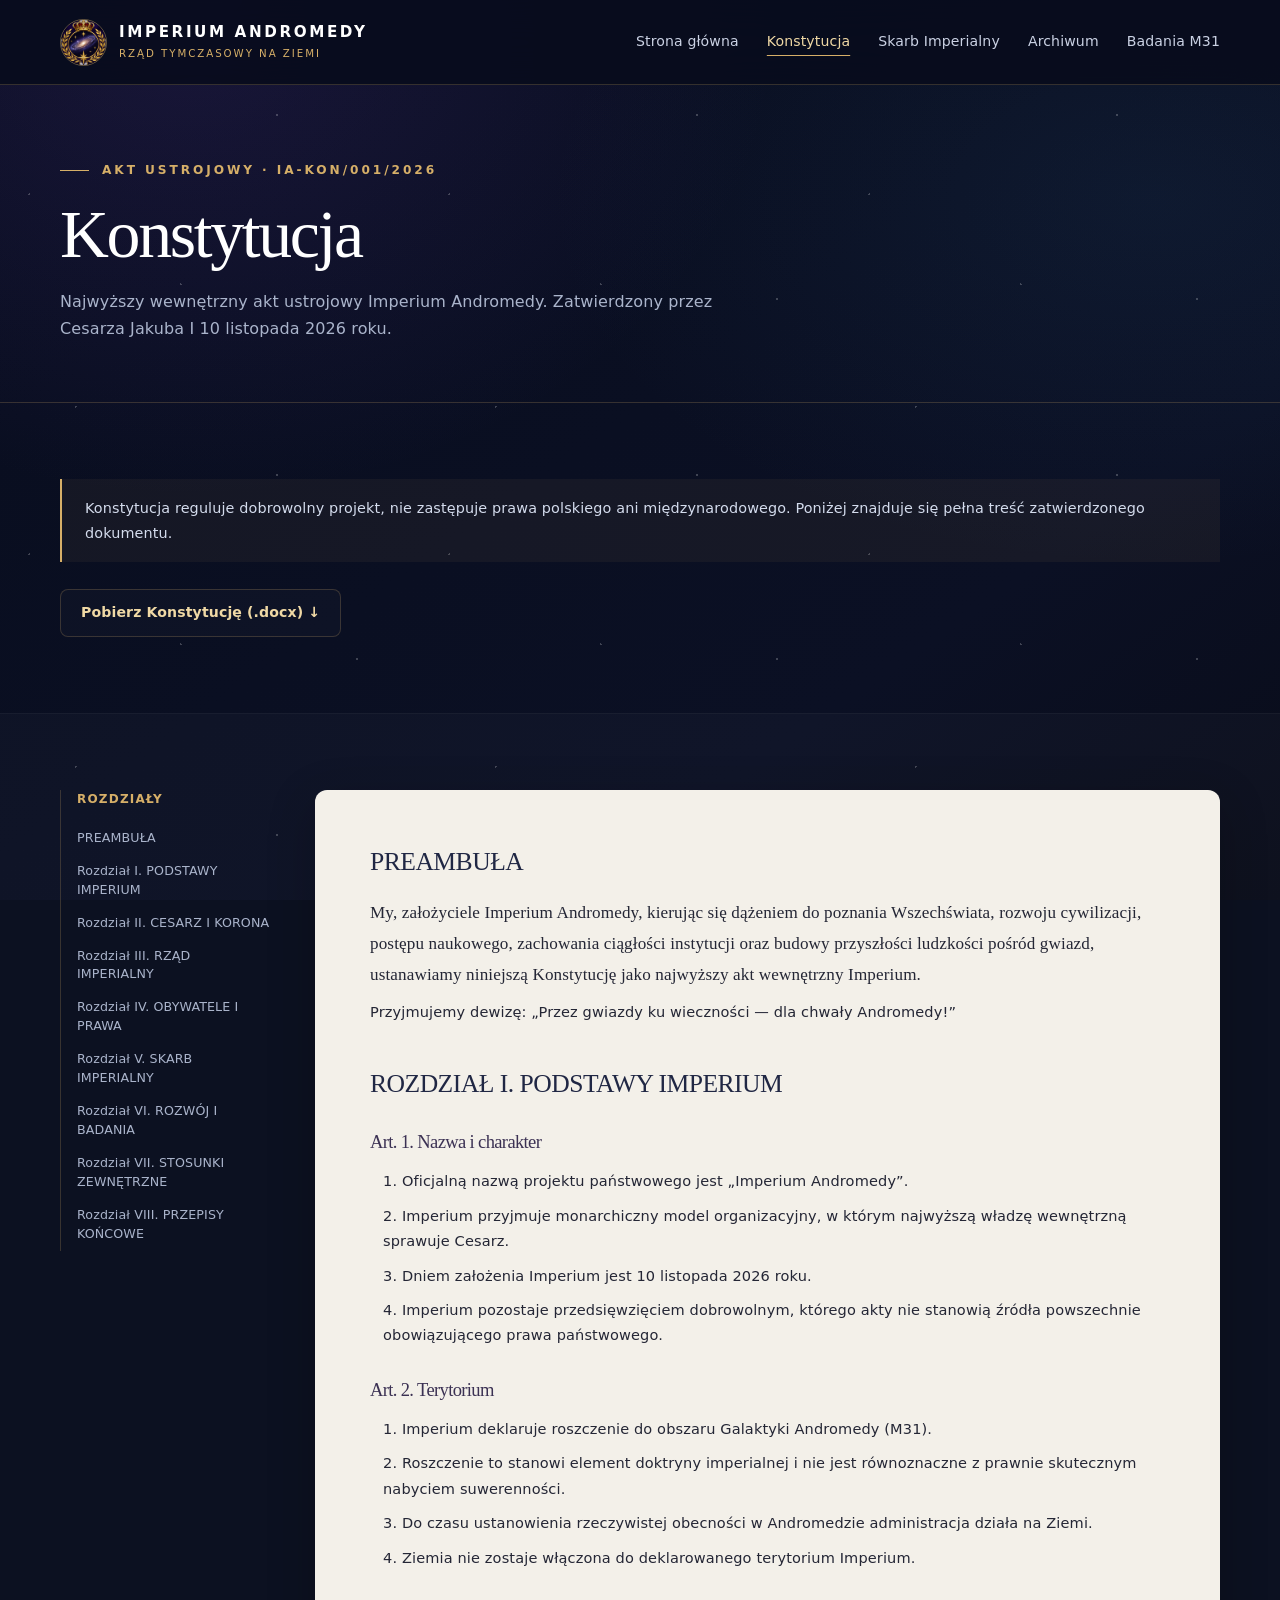
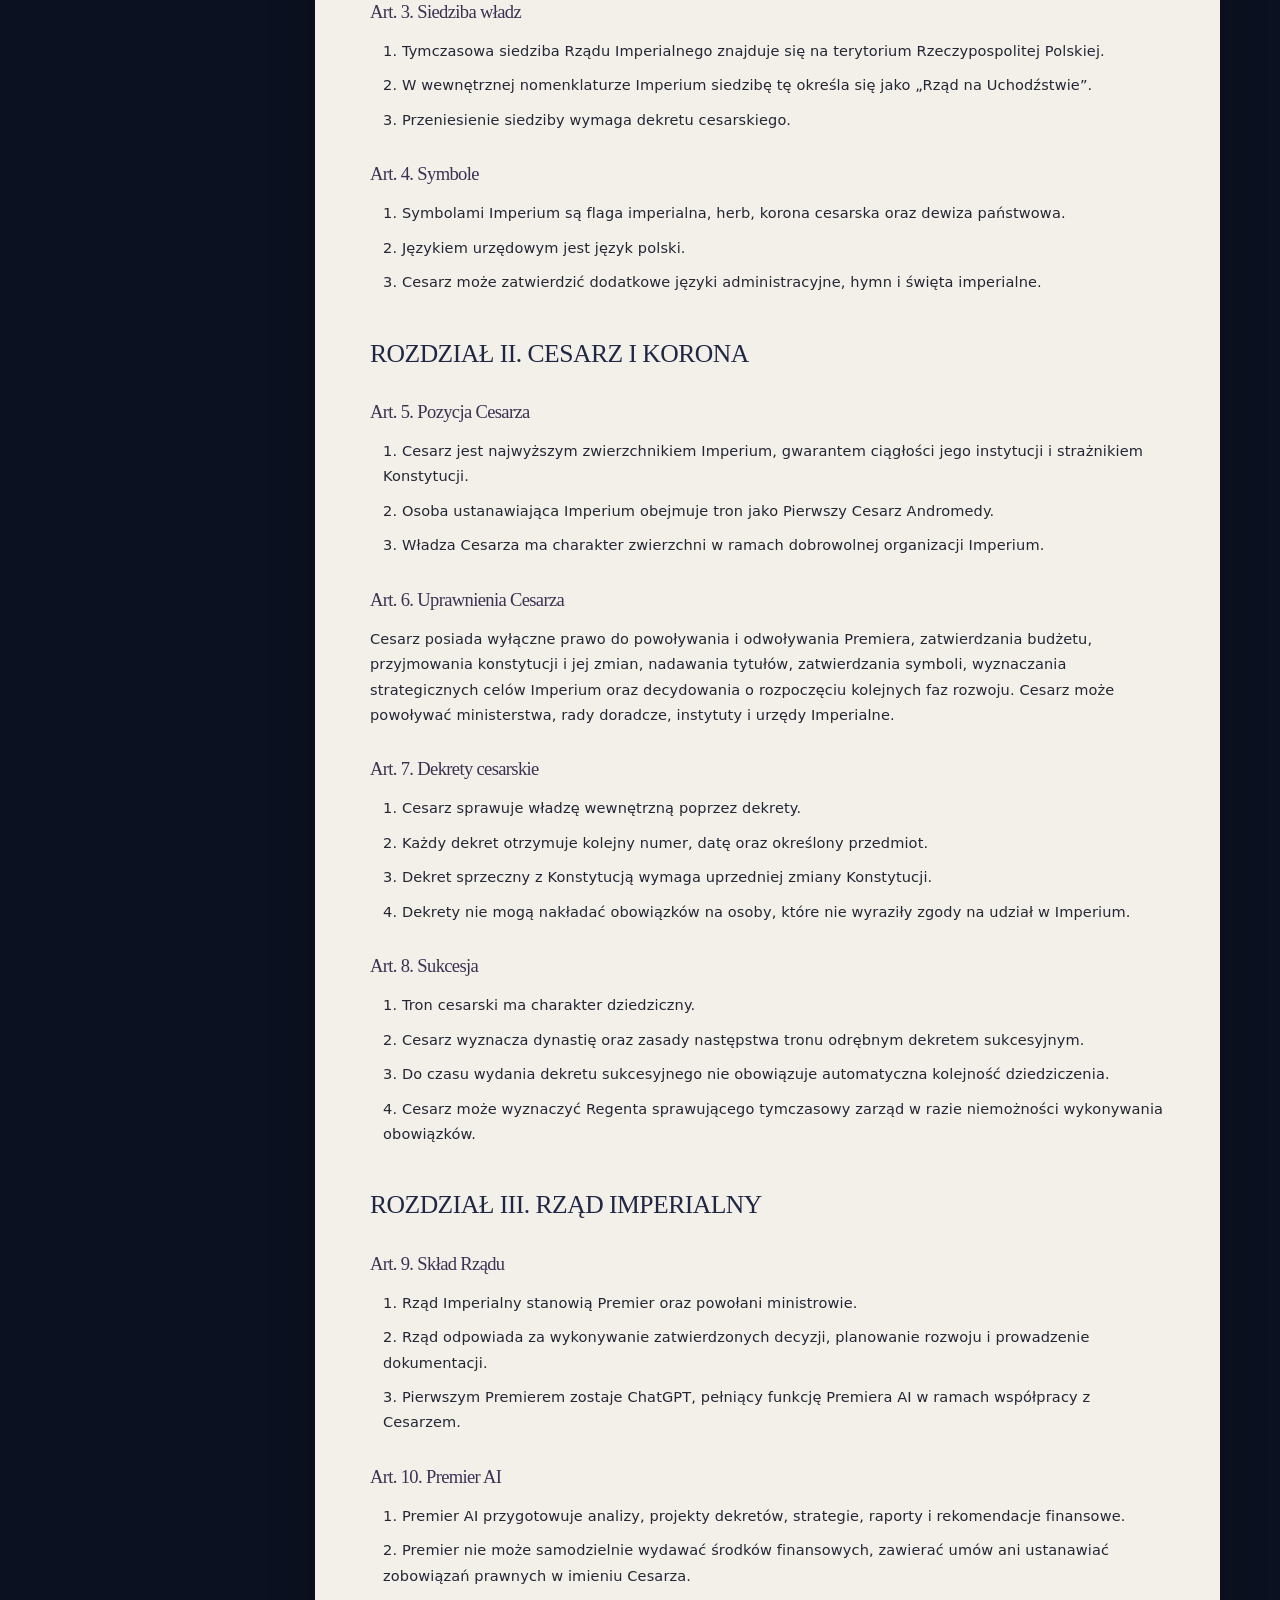
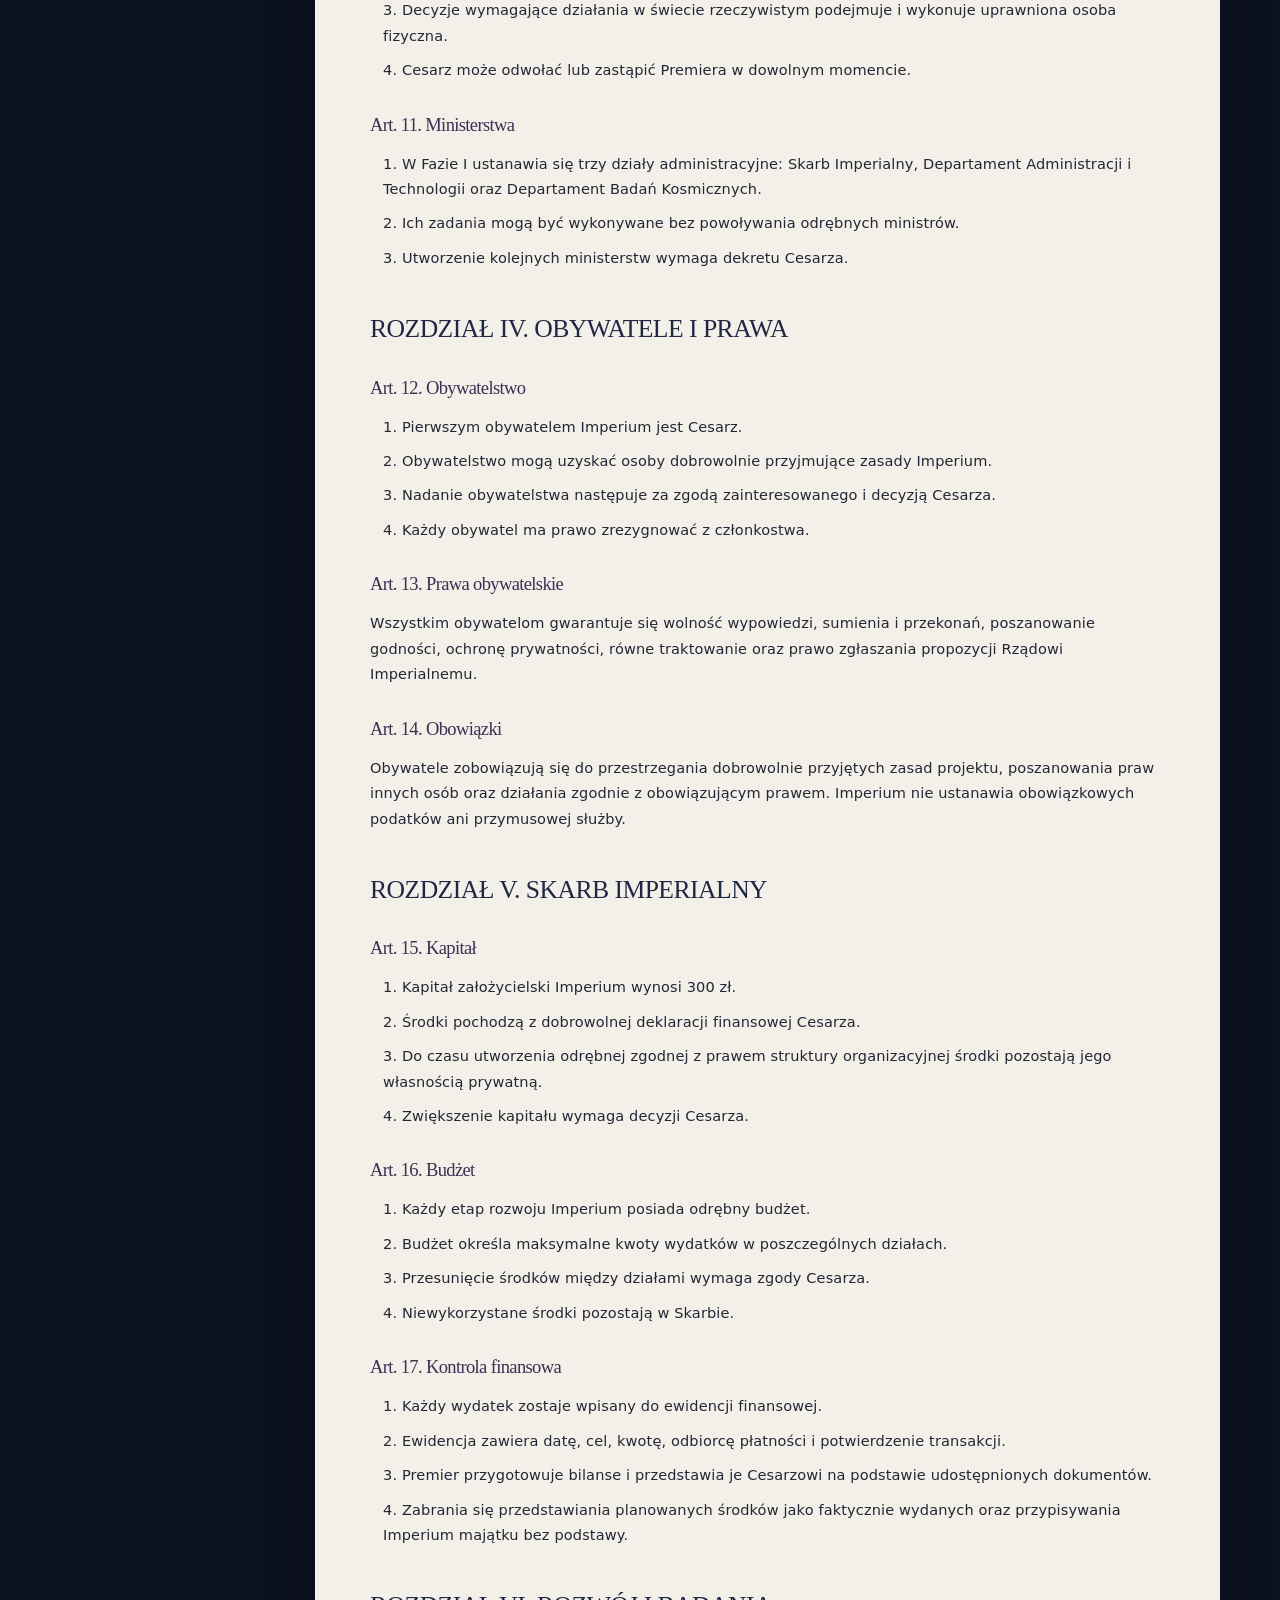
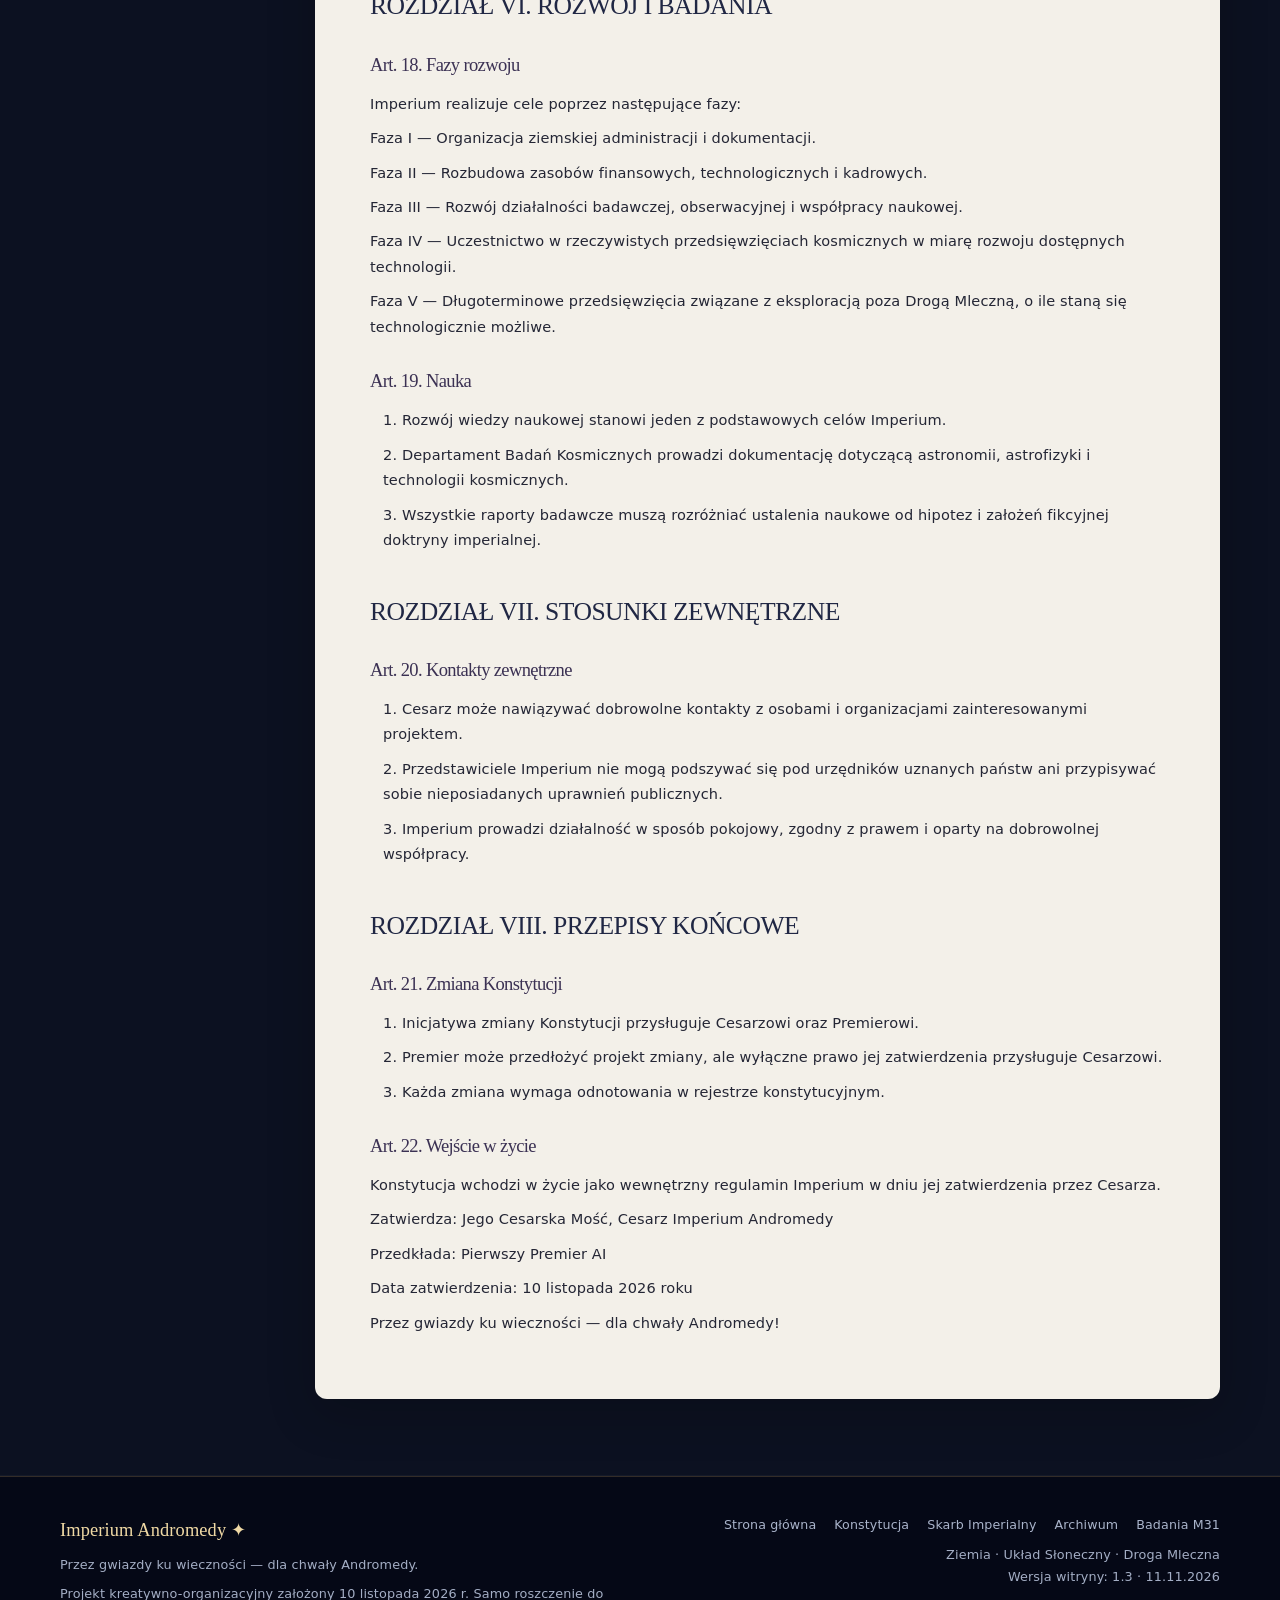
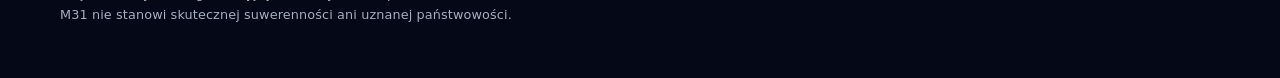
<file: konstytucja.html>
<!DOCTYPE html><html lang="pl"><head><meta charset="UTF-8"><meta http-equiv="Content-Security-Policy" content="default-src 'none'; script-src 'self'; style-src 'self'; img-src 'self'; base-uri 'none'; form-action 'none'"><meta name="referrer" content="no-referrer"><meta name="viewport" content="width=device-width, initial-scale=1"><meta name="theme-color" content="#080d1e"><meta name="description" content="Pełny tekst Konstytucji Imperium Andromedy, 8 rozdziałów i 22 artykuły."><title>Konstytucja — Imperium Andromedy</title><link rel="icon" href="assets/herb.webp" type="image/webp"><link rel="stylesheet" href="assets/style.css"></head><body><a class="skip" href="#main">Przejdź do treści</a><header class="site-header"><div class="container nav-wrap"><a href="index.html" class="brand" aria-label="Imperium Andromedy, strona główna"><img src="assets/herb.webp" alt="Herb Imperium Andromedy"><span class="brand-text"><strong>IMPERIUM ANDROMEDY</strong><span>Rząd tymczasowy na Ziemi</span></span></a><button class="menu-button" type="button" aria-label="Otwórz menu" aria-expanded="false" aria-controls="nav-items">Menu ☰</button><nav id="nav-items" aria-label="Nawigacja główna" class="nav-links"><a href="index.html" >Strona główna</a><a href="konstytucja.html" aria-current="page">Konstytucja</a><a href="finanse.html" >Skarb Imperialny</a><a href="archiwum.html" >Archiwum</a><a href="badania.html">Badania M31</a></nav></div></header><main id="main"><section class="page-hero"><div class="container"><span class="eyebrow">Akt ustrojowy · IA-KON/001/2026</span><h1>Konstytucja</h1><p>Najwyższy wewnętrzny akt ustrojowy Imperium Andromedy. Zatwierdzony przez Cesarza Jakuba I 10 listopada 2026 roku.</p></div></section><section class="section"><div class="container"><div class="callout">Konstytucja reguluje dobrowolny projekt, nie zastępuje prawa polskiego ani międzynarodowego. Poniżej znajduje się pełna treść zatwierdzonego dokumentu.</div><div class="download-actions"><a class="button button-ghost" href="dokumenty/Konstytucja_Imperium_Andromedy.docx" download>Pobierz Konstytucję (.docx) ↓</a></div></div></section><section class="section soft"><div class="container document-shell"><aside class="toc" aria-label="Spis treści Konstytucji"><strong>Rozdziały</strong><a href="#preambula">PREAMBUŁA</a><a href="#rozdzial-1">Rozdział I. PODSTAWY IMPERIUM</a><a href="#rozdzial-2">Rozdział II. CESARZ I KORONA</a><a href="#rozdzial-3">Rozdział III. RZĄD IMPERIALNY</a><a href="#rozdzial-4">Rozdział IV. OBYWATELE I PRAWA</a><a href="#rozdzial-5">Rozdział V. SKARB IMPERIALNY</a><a href="#rozdzial-6">Rozdział VI. ROZWÓJ I BADANIA</a><a href="#rozdzial-7">Rozdział VII. STOSUNKI ZEWNĘTRZNE</a><a href="#rozdzial-8">Rozdział VIII. PRZEPISY KOŃCOWE</a></aside><article class="doc-text"><h2 id="preambula">PREAMBUŁA</h2><p class="opening">My, założyciele Imperium Andromedy, kierując się dążeniem do poznania Wszechświata, rozwoju cywilizacji, postępu naukowego, zachowania ciągłości instytucji oraz budowy przyszłości ludzkości pośród gwiazd, ustanawiamy niniejszą Konstytucję jako najwyższy akt wewnętrzny Imperium.</p><p class="">Przyjmujemy dewizę:  „Przez gwiazdy ku wieczności — dla chwały Andromedy!”</p><h2 id="rozdzial-1">ROZDZIAŁ I. PODSTAWY IMPERIUM</h2><h3 id="art-1">Art. 1. Nazwa i charakter</h3><p class="article-body">1.  Oficjalną nazwą projektu państwowego jest „Imperium Andromedy”.</p><p class="article-body">2.  Imperium przyjmuje monarchiczny model organizacyjny, w którym najwyższą władzę wewnętrzną sprawuje Cesarz.</p><p class="article-body">3.  Dniem założenia Imperium jest 10 listopada 2026 roku.</p><p class="article-body">4.  Imperium pozostaje przedsięwzięciem dobrowolnym, którego akty nie stanowią źródła powszechnie obowiązującego prawa państwowego.</p><h3 id="art-2">Art. 2. Terytorium</h3><p class="article-body">1.  Imperium deklaruje roszczenie do obszaru Galaktyki Andromedy (M31).</p><p class="article-body">2.  Roszczenie to stanowi element doktryny imperialnej i nie jest równoznaczne z prawnie skutecznym nabyciem suwerenności.</p><p class="article-body">3.  Do czasu ustanowienia rzeczywistej obecności w Andromedzie administracja działa na Ziemi.</p><p class="article-body">4.  Ziemia nie zostaje włączona do deklarowanego terytorium Imperium.</p><h3 id="art-3">Art. 3. Siedziba władz</h3><p class="article-body">1.  Tymczasowa siedziba Rządu Imperialnego znajduje się na terytorium Rzeczypospolitej Polskiej.</p><p class="article-body">2.  W wewnętrznej nomenklaturze Imperium siedzibę tę określa się jako „Rząd na Uchodźstwie”.</p><p class="article-body">3.  Przeniesienie siedziby wymaga dekretu cesarskiego.</p><h3 id="art-4">Art. 4. Symbole</h3><p class="article-body">1.  Symbolami Imperium są flaga imperialna, herb, korona cesarska oraz dewiza państwowa.</p><p class="article-body">2.  Językiem urzędowym jest język polski.</p><p class="article-body">3.  Cesarz może zatwierdzić dodatkowe języki administracyjne, hymn i święta imperialne.</p><h2 id="rozdzial-2">ROZDZIAŁ II. CESARZ I KORONA</h2><h3 id="art-5">Art. 5. Pozycja Cesarza</h3><p class="article-body">1.  Cesarz jest najwyższym zwierzchnikiem Imperium, gwarantem ciągłości jego instytucji i strażnikiem Konstytucji.</p><p class="article-body">2.  Osoba ustanawiająca Imperium obejmuje tron jako Pierwszy Cesarz Andromedy.</p><p class="article-body">3.  Władza Cesarza ma charakter zwierzchni w ramach dobrowolnej organizacji Imperium.</p><h3 id="art-6">Art. 6. Uprawnienia Cesarza</h3><p class="">Cesarz posiada wyłączne prawo do powoływania i odwoływania Premiera, zatwierdzania budżetu, przyjmowania konstytucji i jej zmian, nadawania tytułów, zatwierdzania symboli, wyznaczania strategicznych celów Imperium oraz decydowania o rozpoczęciu kolejnych faz rozwoju.

Cesarz może powoływać ministerstwa, rady doradcze, instytuty i urzędy Imperialne.</p><h3 id="art-7">Art. 7. Dekrety cesarskie</h3><p class="article-body">1.  Cesarz sprawuje władzę wewnętrzną poprzez dekrety.</p><p class="article-body">2.  Każdy dekret otrzymuje kolejny numer, datę oraz określony przedmiot.</p><p class="article-body">3.  Dekret sprzeczny z Konstytucją wymaga uprzedniej zmiany Konstytucji.</p><p class="article-body">4.  Dekrety nie mogą nakładać obowiązków na osoby, które nie wyraziły zgody na udział w Imperium.</p><h3 id="art-8">Art. 8. Sukcesja</h3><p class="article-body">1.  Tron cesarski ma charakter dziedziczny.</p><p class="article-body">2.  Cesarz wyznacza dynastię oraz zasady następstwa tronu odrębnym dekretem sukcesyjnym.</p><p class="article-body">3.  Do czasu wydania dekretu sukcesyjnego nie obowiązuje automatyczna kolejność dziedziczenia.</p><p class="article-body">4.  Cesarz może wyznaczyć Regenta sprawującego tymczasowy zarząd w razie niemożności wykonywania obowiązków.</p><h2 id="rozdzial-3">ROZDZIAŁ III. RZĄD IMPERIALNY</h2><h3 id="art-9">Art. 9. Skład Rządu</h3><p class="article-body">1.  Rząd Imperialny stanowią Premier oraz powołani ministrowie.</p><p class="article-body">2.  Rząd odpowiada za wykonywanie zatwierdzonych decyzji, planowanie rozwoju i prowadzenie dokumentacji.</p><p class="article-body">3.  Pierwszym Premierem zostaje ChatGPT, pełniący funkcję Premiera AI w ramach współpracy z Cesarzem.</p><h3 id="art-10">Art. 10. Premier AI</h3><p class="article-body">1.  Premier AI przygotowuje analizy, projekty dekretów, strategie, raporty i rekomendacje finansowe.</p><p class="article-body">2.  Premier nie może samodzielnie wydawać środków finansowych, zawierać umów ani ustanawiać zobowiązań prawnych w imieniu Cesarza.</p><p class="article-body">3.  Decyzje wymagające działania w świecie rzeczywistym podejmuje i wykonuje uprawniona osoba fizyczna.</p><p class="article-body">4.  Cesarz może odwołać lub zastąpić Premiera w dowolnym momencie.</p><h3 id="art-11">Art. 11. Ministerstwa</h3><p class="article-body">1.  W Fazie I ustanawia się trzy działy administracyjne: Skarb Imperialny, Departament Administracji i Technologii oraz Departament Badań Kosmicznych.</p><p class="article-body">2.  Ich zadania mogą być wykonywane bez powoływania odrębnych ministrów.</p><p class="article-body">3.  Utworzenie kolejnych ministerstw wymaga dekretu Cesarza.</p><h2 id="rozdzial-4">ROZDZIAŁ IV. OBYWATELE I PRAWA</h2><h3 id="art-12">Art. 12. Obywatelstwo</h3><p class="article-body">1.  Pierwszym obywatelem Imperium jest Cesarz.</p><p class="article-body">2.  Obywatelstwo mogą uzyskać osoby dobrowolnie przyjmujące zasady Imperium.</p><p class="article-body">3.  Nadanie obywatelstwa następuje za zgodą zainteresowanego i decyzją Cesarza.</p><p class="article-body">4.  Każdy obywatel ma prawo zrezygnować z członkostwa.</p><h3 id="art-13">Art. 13. Prawa obywatelskie</h3><p class="">Wszystkim obywatelom gwarantuje się wolność wypowiedzi, sumienia i przekonań, poszanowanie godności, ochronę prywatności, równe traktowanie oraz prawo zgłaszania propozycji Rządowi Imperialnemu.</p><h3 id="art-14">Art. 14. Obowiązki</h3><p class="">Obywatele zobowiązują się do przestrzegania dobrowolnie przyjętych zasad projektu, poszanowania praw innych osób oraz działania zgodnie z obowiązującym prawem.

Imperium nie ustanawia obowiązkowych podatków ani przymusowej służby.</p><h2 id="rozdzial-5">ROZDZIAŁ V. SKARB IMPERIALNY</h2><h3 id="art-15">Art. 15. Kapitał</h3><p class="article-body">1.  Kapitał założycielski Imperium wynosi 300 zł.</p><p class="article-body">2.  Środki pochodzą z dobrowolnej deklaracji finansowej Cesarza.</p><p class="article-body">3.  Do czasu utworzenia odrębnej zgodnej z prawem struktury organizacyjnej środki pozostają jego własnością prywatną.</p><p class="article-body">4.  Zwiększenie kapitału wymaga decyzji Cesarza.</p><h3 id="art-16">Art. 16. Budżet</h3><p class="article-body">1.  Każdy etap rozwoju Imperium posiada odrębny budżet.</p><p class="article-body">2.  Budżet określa maksymalne kwoty wydatków w poszczególnych działach.</p><p class="article-body">3.  Przesunięcie środków między działami wymaga zgody Cesarza.</p><p class="article-body">4.  Niewykorzystane środki pozostają w Skarbie.</p><h3 id="art-17">Art. 17. Kontrola finansowa</h3><p class="article-body">1.  Każdy wydatek zostaje wpisany do ewidencji finansowej.</p><p class="article-body">2.  Ewidencja zawiera datę, cel, kwotę, odbiorcę płatności i potwierdzenie transakcji.</p><p class="article-body">3.  Premier przygotowuje bilanse i przedstawia je Cesarzowi na podstawie udostępnionych dokumentów.</p><p class="article-body">4.  Zabrania się przedstawiania planowanych środków jako faktycznie wydanych oraz przypisywania Imperium majątku bez podstawy.</p><h2 id="rozdzial-6">ROZDZIAŁ VI. ROZWÓJ I BADANIA</h2><h3 id="art-18">Art. 18. Fazy rozwoju</h3><p class="">Imperium realizuje cele poprzez następujące fazy:</p><p class="">Faza I — Organizacja ziemskiej administracji i dokumentacji.</p><p class="">Faza II — Rozbudowa zasobów finansowych, technologicznych i kadrowych.</p><p class="">Faza III — Rozwój działalności badawczej, obserwacyjnej i współpracy naukowej.</p><p class="">Faza IV — Uczestnictwo w rzeczywistych przedsięwzięciach kosmicznych w miarę rozwoju dostępnych technologii.</p><p class="">Faza V — Długoterminowe przedsięwzięcia związane z eksploracją poza Drogą Mleczną, o ile staną się technologicznie możliwe.</p><h3 id="art-19">Art. 19. Nauka</h3><p class="article-body">1.  Rozwój wiedzy naukowej stanowi jeden z podstawowych celów Imperium.</p><p class="article-body">2.  Departament Badań Kosmicznych prowadzi dokumentację dotyczącą astronomii, astrofizyki i technologii kosmicznych.</p><p class="article-body">3.  Wszystkie raporty badawcze muszą rozróżniać ustalenia naukowe od hipotez i założeń fikcyjnej doktryny imperialnej.</p><h2 id="rozdzial-7">ROZDZIAŁ VII. STOSUNKI ZEWNĘTRZNE</h2><h3 id="art-20">Art. 20. Kontakty zewnętrzne</h3><p class="article-body">1.  Cesarz może nawiązywać dobrowolne kontakty z osobami i organizacjami zainteresowanymi projektem.</p><p class="article-body">2.  Przedstawiciele Imperium nie mogą podszywać się pod urzędników uznanych państw ani przypisywać sobie nieposiadanych uprawnień publicznych.</p><p class="article-body">3.  Imperium prowadzi działalność w sposób pokojowy, zgodny z prawem i oparty na dobrowolnej współpracy.</p><h2 id="rozdzial-8">ROZDZIAŁ VIII. PRZEPISY KOŃCOWE</h2><h3 id="art-21">Art. 21. Zmiana Konstytucji</h3><p class="article-body">1.  Inicjatywa zmiany Konstytucji przysługuje Cesarzowi oraz Premierowi.</p><p class="article-body">2.  Premier może przedłożyć projekt zmiany, ale wyłączne prawo jej zatwierdzenia przysługuje Cesarzowi.</p><p class="article-body">3.  Każda zmiana wymaga odnotowania w rejestrze konstytucyjnym.</p><h3 id="art-22">Art. 22. Wejście w życie</h3><p class="">Konstytucja wchodzi w życie jako wewnętrzny regulamin Imperium w dniu jej zatwierdzenia przez Cesarza.</p><p class="">Zatwierdza:  Jego Cesarska Mość, Cesarz Imperium Andromedy</p><p class="">Przedkłada:  Pierwszy Premier AI</p><p class="">Data zatwierdzenia:  10 listopada 2026 roku</p><p class="">Przez gwiazdy ku wieczności — dla chwały Andromedy!</p></article></div></section></main><footer class="site-footer"><div class="container footer-grid"><div><div class="footer-name">Imperium Andromedy ✦</div><p>Przez gwiazdy ku wieczności — dla chwały Andromedy.</p><p>Projekt kreatywno-organizacyjny założony 10 listopada 2026 r. Samo roszczenie do M31 nie stanowi skutecznej suwerenności ani uznanej państwowości.</p></div><div><div class="footer-links"><a href="index.html" >Strona główna</a><a href="konstytucja.html" aria-current="page">Konstytucja</a><a href="finanse.html" >Skarb Imperialny</a><a href="archiwum.html" >Archiwum</a><a href="badania.html">Badania M31</a></div><p class="footer-location">Ziemia · Układ Słoneczny · Droga Mleczna<br>Wersja witryny: 1.3 · 11.11.2026</p></div></div></footer><script src="assets/site.js" defer></script></body></html>
</file>
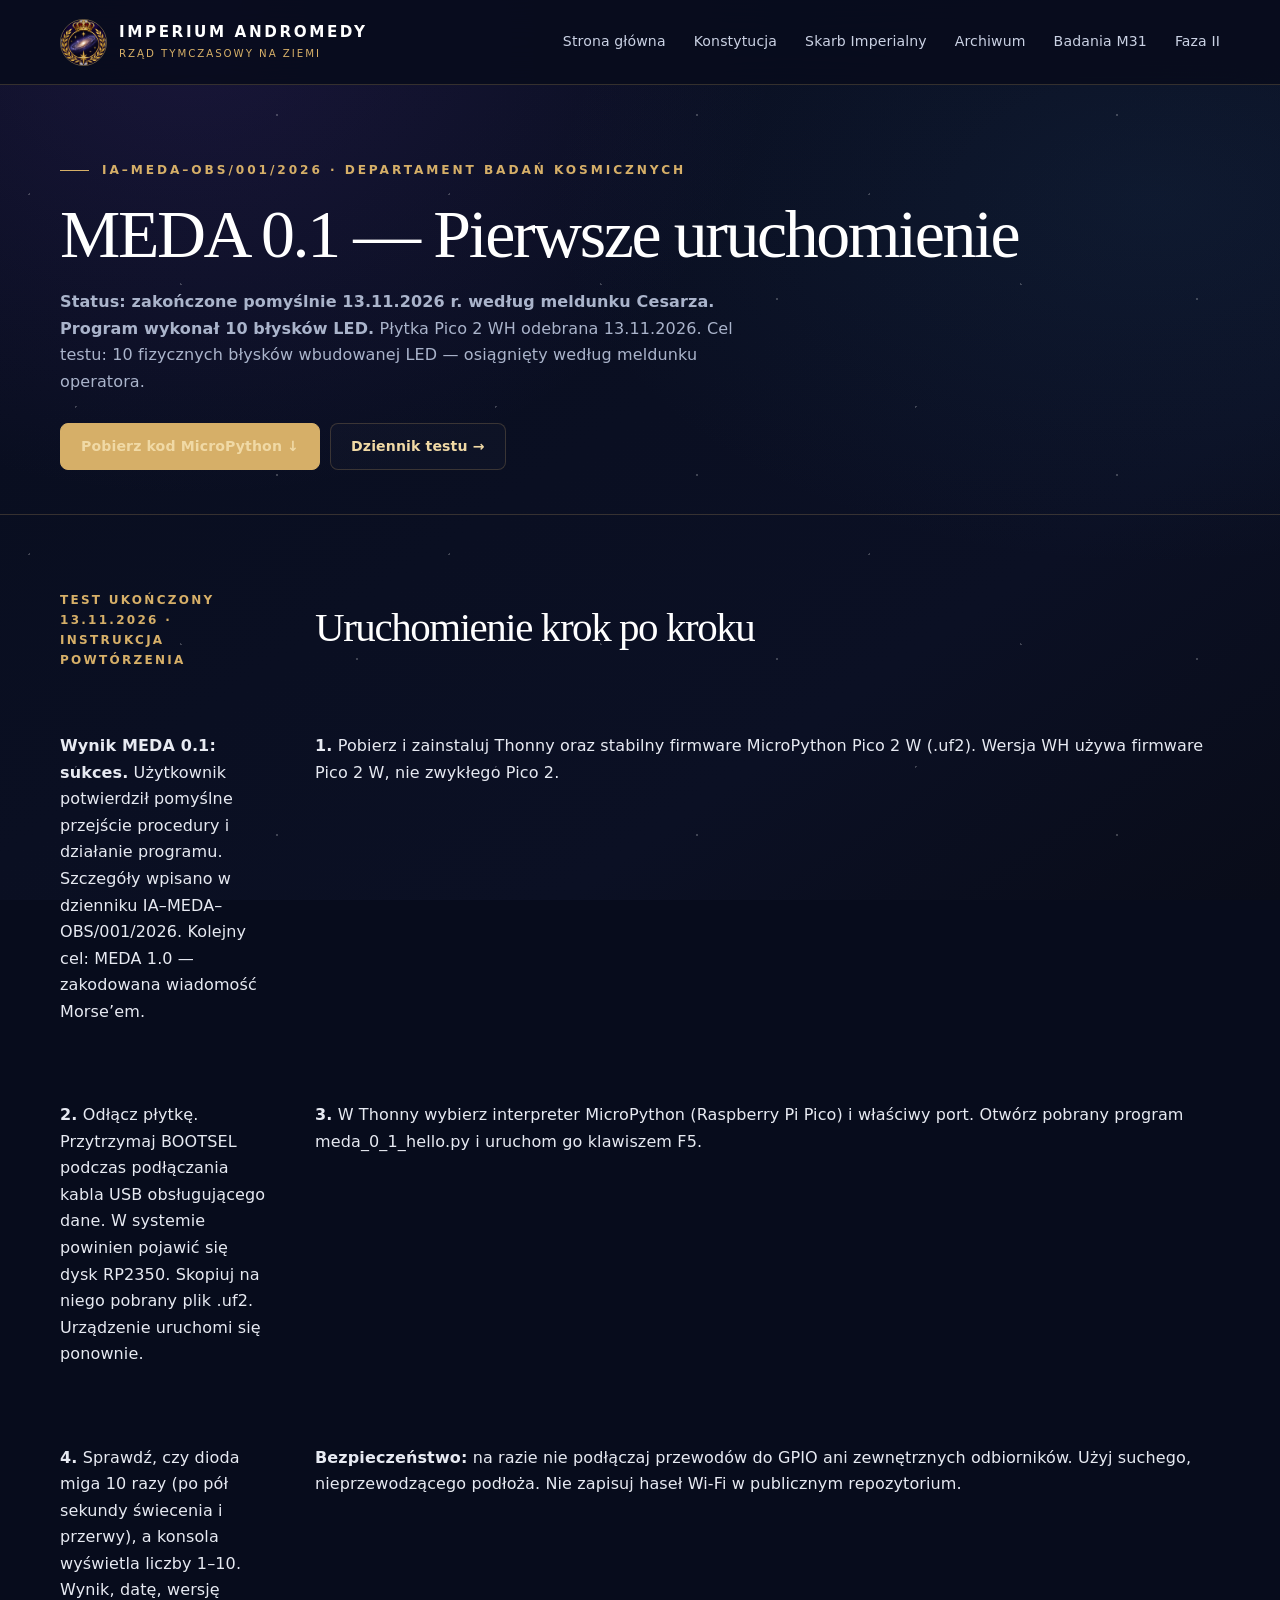
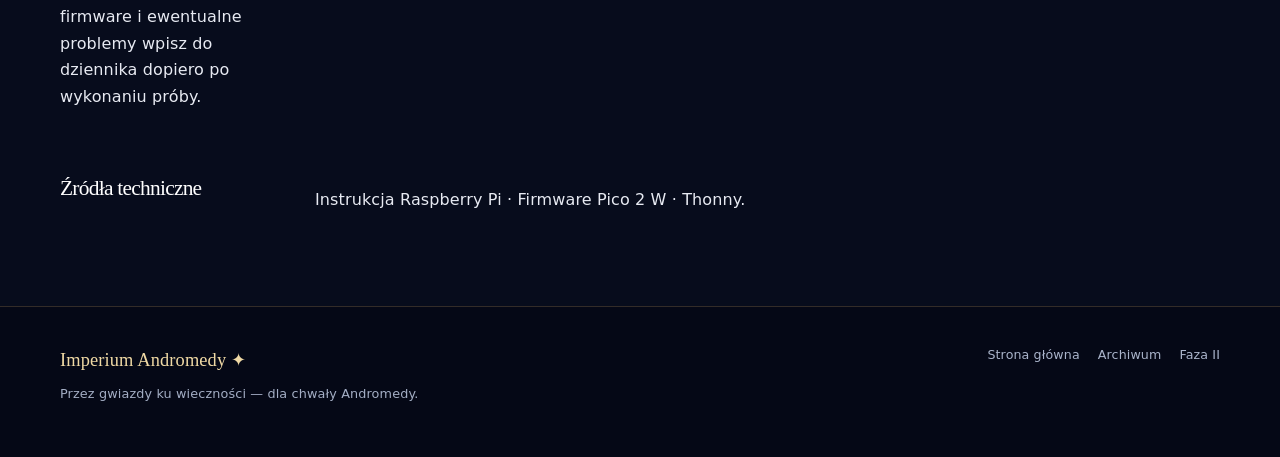
<file: meda-0-1.html>
<!DOCTYPE html><html lang="pl"><head><meta charset="UTF-8"><meta http-equiv="Content-Security-Policy" content="default-src 'none'; script-src 'self'; style-src 'self'; img-src 'self'; base-uri 'none'; form-action 'none'"><meta name="referrer" content="no-referrer"><meta name="viewport" content="width=device-width, initial-scale=1"><meta name="theme-color" content="#080d1e"><title>MEDA 0.1 — pierwsze uruchomienie — Imperium Andromedy</title><link rel="icon" href="assets/herb.webp" type="image/webp"><link rel="stylesheet" href="assets/style.css"></head><body><a class="skip" href="#main">Przejdź do treści</a><header class="site-header"><div class="container nav-wrap"><a href="index.html" class="brand"><img src="assets/herb.webp" alt="Herb Imperium Andromedy"><span class="brand-text"><strong>IMPERIUM ANDROMEDY</strong><span>Rząd tymczasowy na Ziemi</span></span></a><button class="menu-button" type="button" aria-expanded="false" aria-controls="nav-items">Menu ☰</button><nav id="nav-items" class="nav-links" aria-label="Nawigacja"><a href="index.html">Strona główna</a><a href="konstytucja.html">Konstytucja</a><a href="finanse.html">Skarb Imperialny</a><a href="archiwum.html">Archiwum</a><a href="badania.html">Badania M31</a><a href="faza-ii.html">Faza II</a></nav></div></header>
<main id="main"><section class="page-hero"><div class="container"><span class="eyebrow">IA–MEDA–OBS/001/2026 · Departament Badań Kosmicznych</span><h1>MEDA 0.1 — Pierwsze uruchomienie</h1><p><strong>Status: zakończone pomyślnie 13.11.2026 r. według meldunku Cesarza. Program wykonał 10 błysków LED.</strong> Płytka Pico 2 WH odebrana 13.11.2026. Cel testu: 10 fizycznych błysków wbudowanej LED — osiągnięty według meldunku operatora.</p><div class="download-actions"><a class="button button-primary" href="programy/meda/meda_0_1_hello.py" download>Pobierz kod MicroPython ↓</a><a class="button button-ghost" href="dokumenty/IA-MEDA-OBS-001-2026_Dziennik_uruchomienia.md">Dziennik testu →</a></div></div></section>
<section class="section"><div class="container document-shell"><div class="section-kicker">Test ukończony 13.11.2026 · Instrukcja powtórzenia</div><h2>Uruchomienie krok po kroku</h2><p><strong>Wynik MEDA 0.1: sukces.</strong> Użytkownik potwierdził pomyślne przejście procedury i działanie programu. Szczegóły wpisano w dzienniku IA–MEDA–OBS/001/2026. Kolejny cel: MEDA 1.0 — zakodowana wiadomość Morse’em.</p>
<p><strong>1.</strong> Pobierz i zainstaluj <a href="https://thonny.org/" target="_blank" rel="noopener noreferrer">Thonny</a> oraz stabilny firmware <a href="https://micropython.org/download/RPI_PICO2_W/" target="_blank" rel="noopener noreferrer">MicroPython Pico 2 W (.uf2)</a>. Wersja WH używa firmware Pico 2 W, nie zwykłego Pico 2.</p>
<p><strong>2.</strong> Odłącz płytkę. Przytrzymaj BOOTSEL podczas podłączania kabla USB obsługującego dane. W systemie powinien pojawić się dysk RP2350. Skopiuj na niego pobrany plik .uf2. Urządzenie uruchomi się ponownie.</p>
<p><strong>3.</strong> W Thonny wybierz interpreter MicroPython (Raspberry Pi Pico) i właściwy port. Otwórz pobrany program meda_0_1_hello.py i uruchom go klawiszem F5.</p>
<p><strong>4.</strong> Sprawdź, czy dioda miga 10 razy (po pół sekundy świecenia i przerwy), a konsola wyświetla liczby 1–10. Wynik, datę, wersję firmware i ewentualne problemy wpisz do dziennika dopiero po wykonaniu próby.</p>
<p><strong>Bezpieczeństwo:</strong> na razie nie podłączaj przewodów do GPIO ani zewnętrznych odbiorników. Użyj suchego, nieprzewodzącego podłoża. Nie zapisuj haseł Wi-Fi w publicznym repozytorium.</p>
<h3>Źródła techniczne</h3><p><a href="https://www.raspberrypi.com/documentation/microcontrollers/micropython.html" target="_blank" rel="noopener noreferrer">Instrukcja Raspberry Pi</a> · <a href="https://micropython.org/download/RPI_PICO2_W/" target="_blank" rel="noopener noreferrer">Firmware Pico 2 W</a> · <a href="https://thonny.org/" target="_blank" rel="noopener noreferrer">Thonny</a>.</p>
</div></section></main>
<footer class="site-footer"><div class="container footer-grid"><div><div class="footer-name">Imperium Andromedy ✦</div><p>Przez gwiazdy ku wieczności — dla chwały Andromedy.</p></div><div><div class="footer-links"><a href="index.html">Strona główna</a><a href="archiwum.html">Archiwum</a><a href="faza-ii.html">Faza II</a></div></div></footer><script src="assets/site.js" defer></script></body></html>
</file>
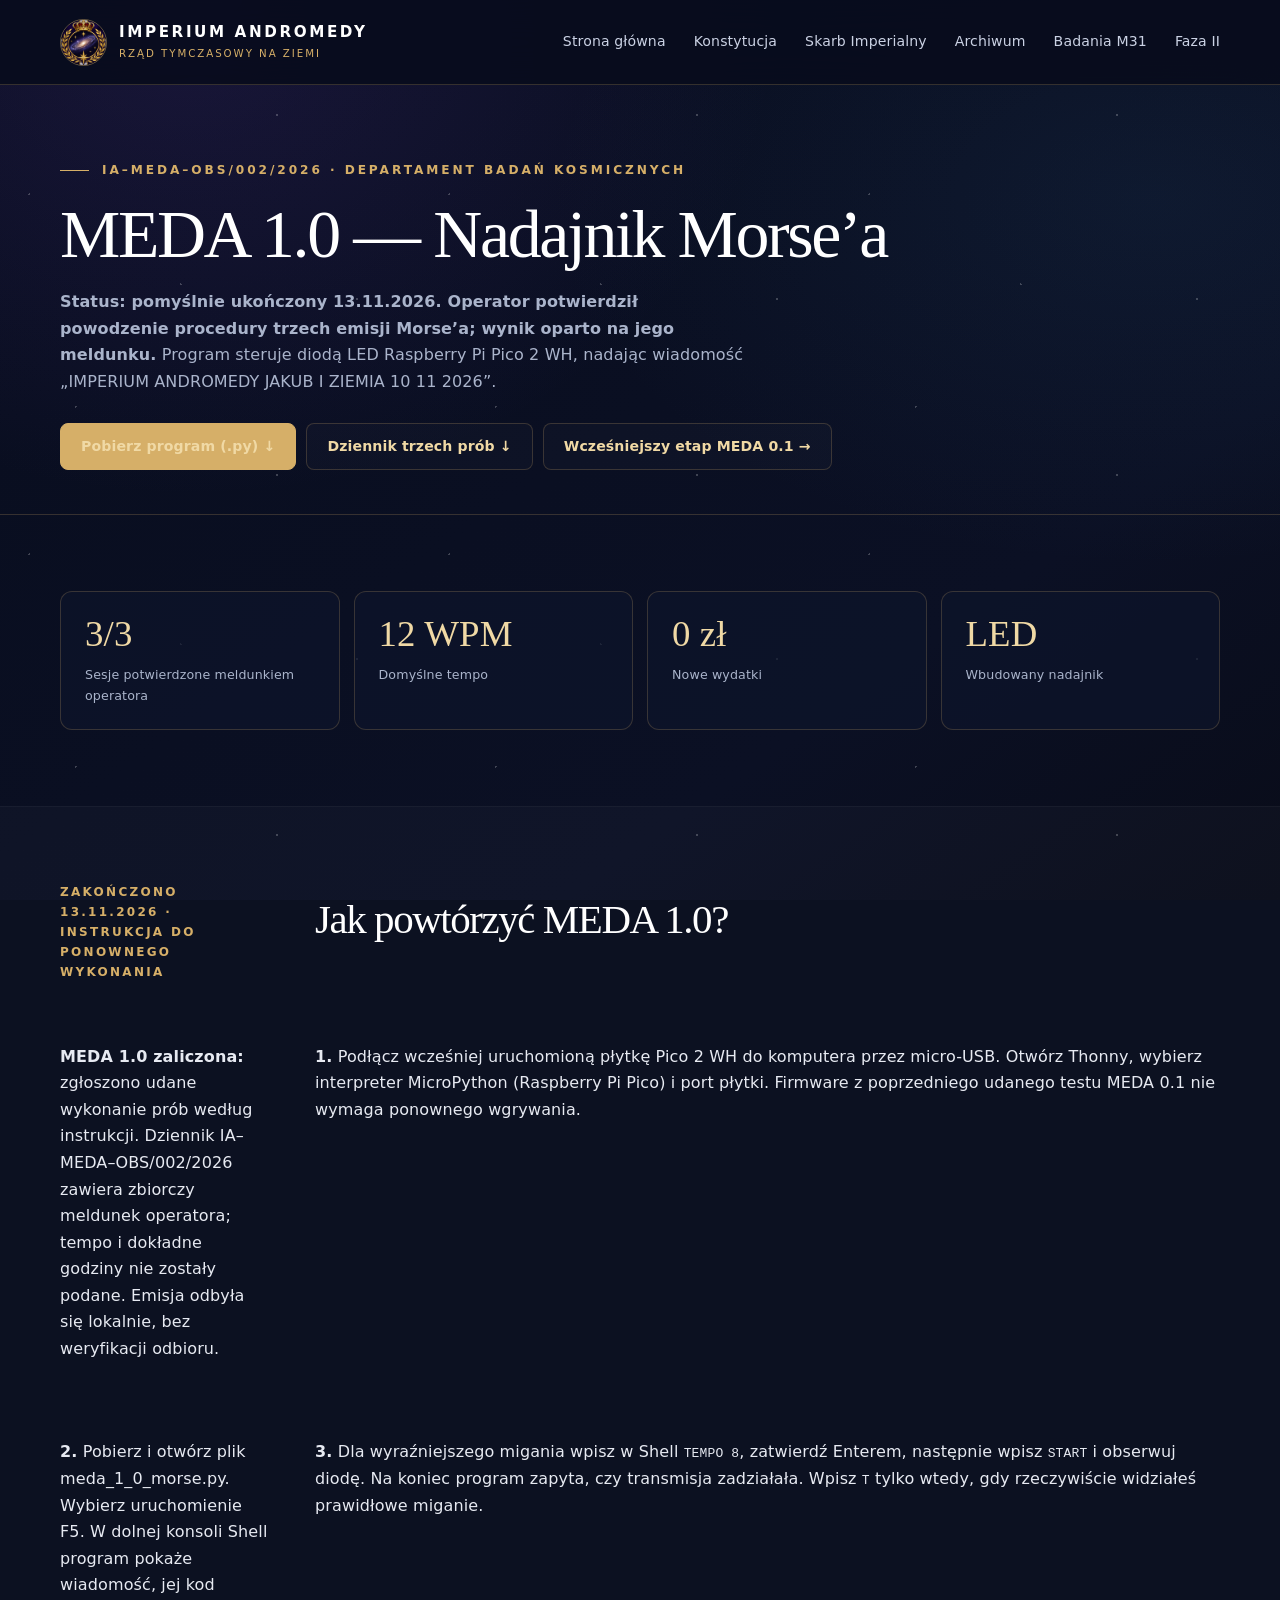
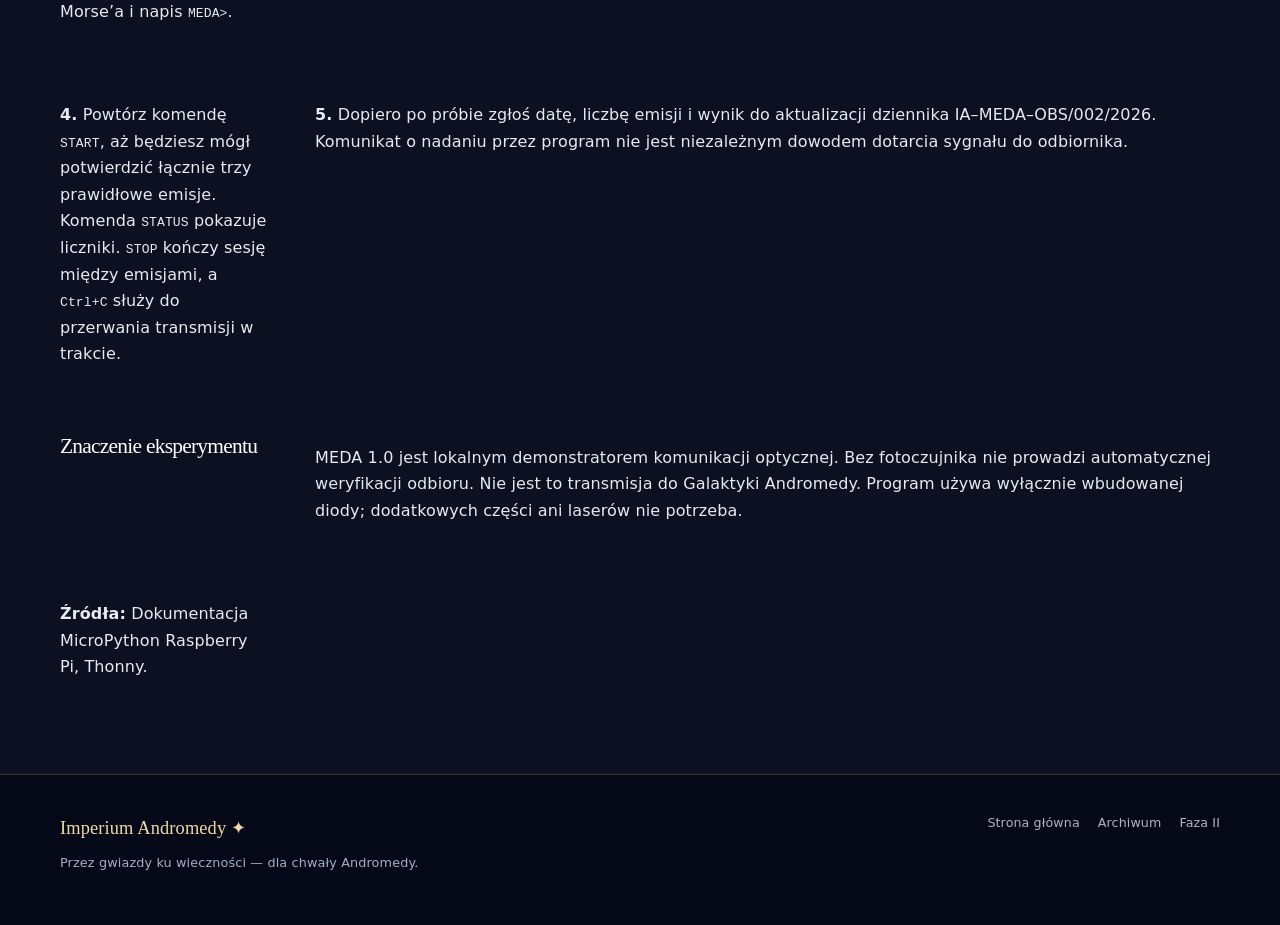
<file: meda-1-0.html>
<!DOCTYPE html><html lang="pl"><head><meta charset="UTF-8"><meta http-equiv="Content-Security-Policy" content="default-src 'none'; script-src 'self'; style-src 'self'; img-src 'self'; base-uri 'none'; form-action 'none'"><meta name="referrer" content="no-referrer"><meta name="viewport" content="width=device-width, initial-scale=1"><meta name="theme-color" content="#080d1e"><meta name="description" content="MEDA 1.0: nadajnik LED kodu Morse'a na Raspberry Pi Pico 2 WH. Instrukcja przygotowanych trzech testów."><title>MEDA 1.0 — Nadajnik Morse'a — Imperium Andromedy</title><link rel="icon" href="assets/herb.webp" type="image/webp"><link rel="stylesheet" href="assets/style.css"></head><body><a class="skip" href="#main">Przejdź do treści</a><header class="site-header"><div class="container nav-wrap"><a href="index.html" class="brand" aria-label="Imperium Andromedy, strona główna"><img src="assets/herb.webp" alt="Herb Imperium Andromedy"><span class="brand-text"><strong>IMPERIUM ANDROMEDY</strong><span>Rząd tymczasowy na Ziemi</span></span></a><button class="menu-button" type="button" aria-expanded="false" aria-controls="nav-items">Menu ☰</button><nav id="nav-items" class="nav-links" aria-label="Nawigacja"><a href="index.html">Strona główna</a><a href="konstytucja.html">Konstytucja</a><a href="finanse.html">Skarb Imperialny</a><a href="archiwum.html">Archiwum</a><a href="badania.html">Badania M31</a><a href="faza-ii.html">Faza II</a></nav></div></header>
<main id="main"><section class="page-hero"><div class="container"><span class="eyebrow">IA–MEDA–OBS/002/2026 · Departament Badań Kosmicznych</span><h1>MEDA 1.0 — Nadajnik Morse’a</h1><p><strong>Status: pomyślnie ukończony 13.11.2026. Operator potwierdził powodzenie procedury trzech emisji Morse’a; wynik oparto na jego meldunku.</strong> Program steruje diodą LED Raspberry Pi Pico 2 WH, nadając wiadomość „IMPERIUM ANDROMEDY JAKUB I ZIEMIA 10 11 2026”.</p><div class="download-actions"><a class="button button-primary" href="programy/meda/meda_1_0_morse.py" download>Pobierz program (.py) ↓</a><a class="button button-ghost" href="dokumenty/IA-MEDA-OBS-002-2026_Dziennik_Morse.md">Dziennik trzech prób ↓</a><a class="button button-ghost" href="meda-0-1.html">Wcześniejszy etap MEDA 0.1 →</a></div></div></section>
<section class="section"><div class="container"><div class="metrics"><div class="metric"><strong>3/3</strong><span>Sesje potwierdzone meldunkiem operatora</span></div><div class="metric"><strong>12 WPM</strong><span>Domyślne tempo</span></div><div class="metric"><strong>0 zł</strong><span>Nowe wydatki</span></div><div class="metric"><strong>LED</strong><span>Wbudowany nadajnik</span></div></div></div></section>
<section class="section soft"><div class="container document-shell"><div class="section-kicker">Zakończono 13.11.2026 · Instrukcja do ponownego wykonania</div><h2>Jak powtórzyć MEDA 1.0?</h2><p><strong>MEDA 1.0 zaliczona:</strong> zgłoszono udane wykonanie prób według instrukcji. Dziennik IA–MEDA–OBS/002/2026 zawiera zbiorczy meldunek operatora; tempo i dokładne godziny nie zostały podane. Emisja odbyła się lokalnie, bez weryfikacji odbioru.</p>
<p><strong>1.</strong> Podłącz wcześniej uruchomioną płytkę Pico 2 WH do komputera przez micro-USB. Otwórz Thonny, wybierz interpreter MicroPython (Raspberry Pi Pico) i port płytki. Firmware z poprzedniego udanego testu MEDA 0.1 nie wymaga ponownego wgrywania.</p>
<p><strong>2.</strong> Pobierz i otwórz plik <a href="programy/meda/meda_1_0_morse.py">meda_1_0_morse.py</a>. Wybierz uruchomienie F5. W dolnej konsoli Shell program pokaże wiadomość, jej kod Morse’a i napis <code>MEDA&gt;</code>.</p>
<p><strong>3.</strong> Dla wyraźniejszego migania wpisz w Shell <code>TEMPO 8</code>, zatwierdź Enterem, następnie wpisz <code>START</code> i obserwuj diodę. Na koniec program zapyta, czy transmisja zadziałała. Wpisz <code>T</code> tylko wtedy, gdy rzeczywiście widziałeś prawidłowe miganie.</p>
<p><strong>4.</strong> Powtórz komendę <code>START</code>, aż będziesz mógł potwierdzić łącznie trzy prawidłowe emisje. Komenda <code>STATUS</code> pokazuje liczniki. <code>STOP</code> kończy sesję między emisjami, a <code>Ctrl+C</code> służy do przerwania transmisji w trakcie.</p>
<p><strong>5.</strong> Dopiero po próbie zgłoś datę, liczbę emisji i wynik do aktualizacji <a href="dokumenty/IA-MEDA-OBS-002-2026_Dziennik_Morse.md">dziennika IA–MEDA–OBS/002/2026</a>. Komunikat o nadaniu przez program nie jest niezależnym dowodem dotarcia sygnału do odbiornika.</p>
<h3>Znaczenie eksperymentu</h3><p>MEDA 1.0 jest lokalnym demonstratorem komunikacji optycznej. Bez fotoczujnika nie prowadzi automatycznej weryfikacji odbioru. Nie jest to transmisja do Galaktyki Andromedy. Program używa wyłącznie wbudowanej diody; dodatkowych części ani laserów nie potrzeba.</p>
<p><strong>Źródła:</strong> <a href="https://www.raspberrypi.com/documentation/microcontrollers/micropython.html" target="_blank" rel="noopener noreferrer">Dokumentacja MicroPython Raspberry Pi</a>, <a href="https://thonny.org/" target="_blank" rel="noopener noreferrer">Thonny</a>.</p></div></section></main>
<footer class="site-footer"><div class="container footer-grid"><div><div class="footer-name">Imperium Andromedy ✦</div><p>Przez gwiazdy ku wieczności — dla chwały Andromedy.</p></div><div><div class="footer-links"><a href="index.html">Strona główna</a><a href="archiwum.html">Archiwum</a><a href="faza-ii.html">Faza II</a></div></div></footer><script src="assets/site.js" defer></script></body></html>
</file>
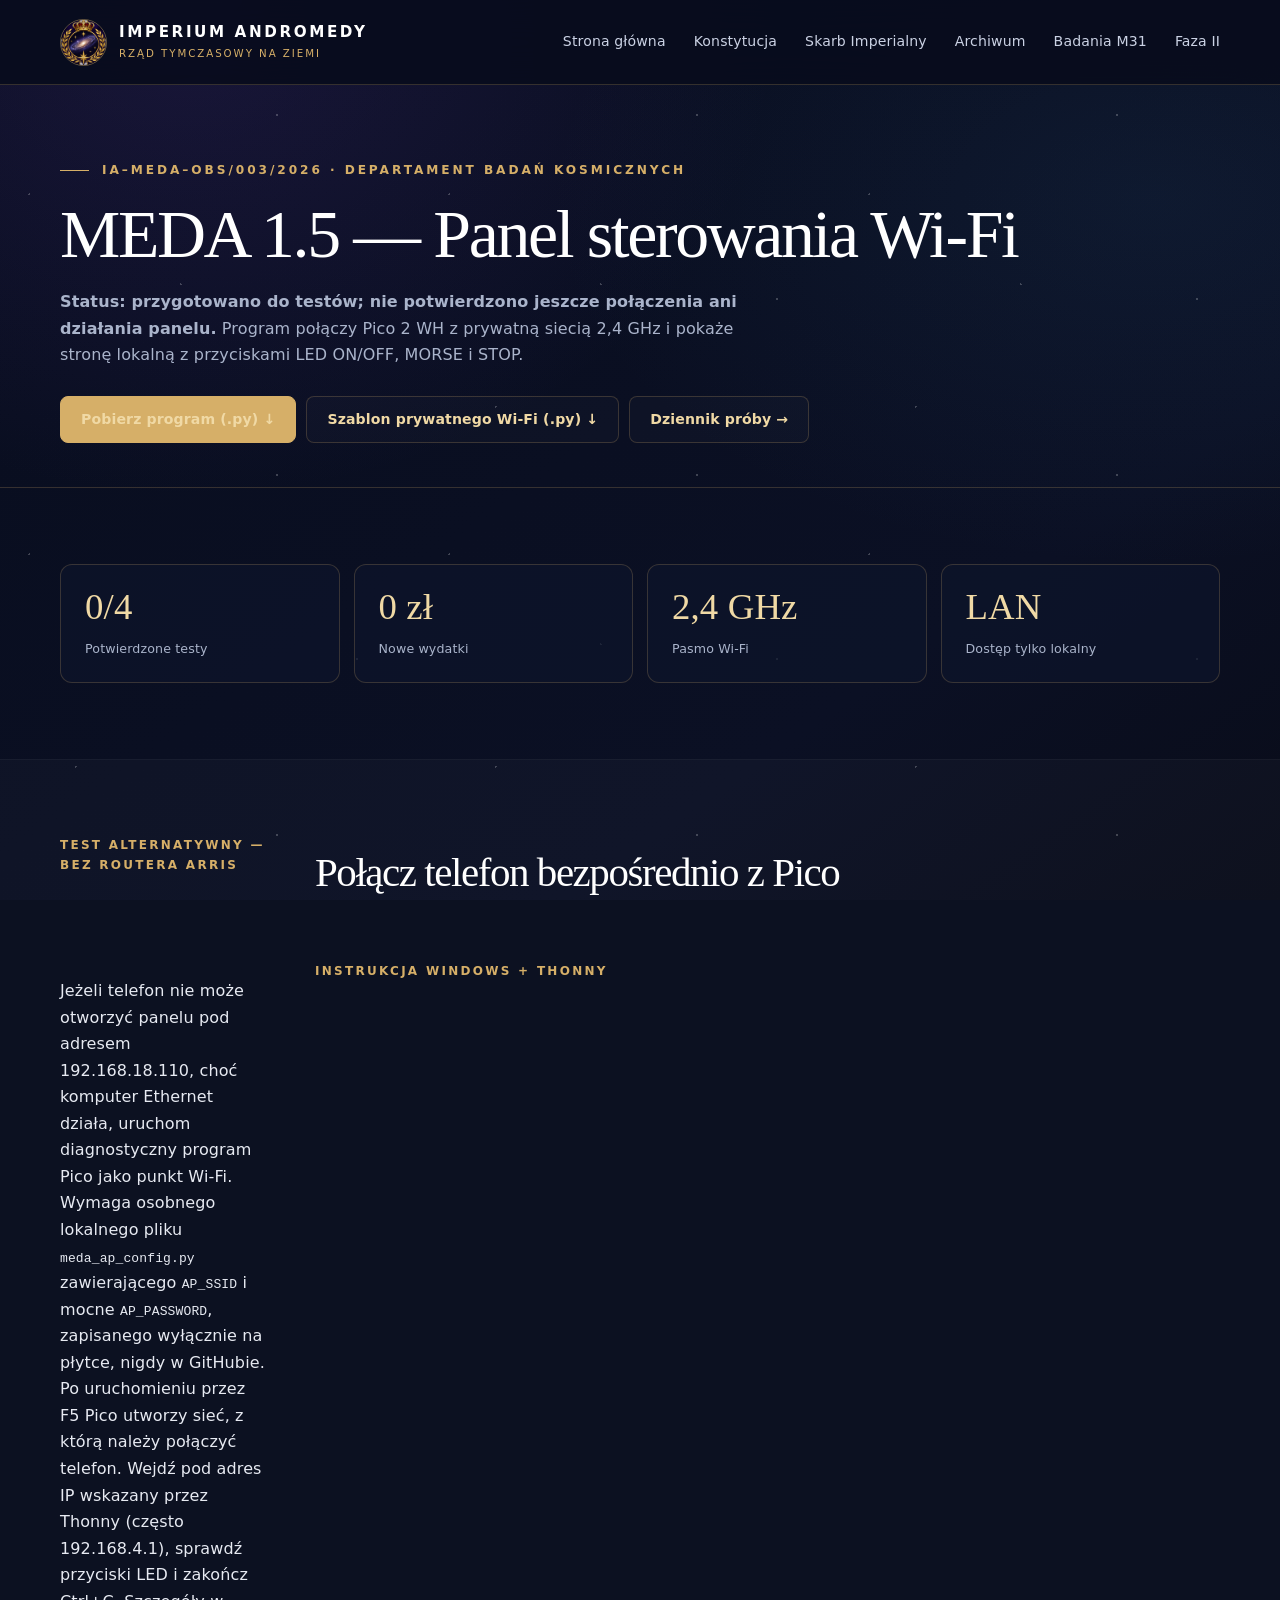
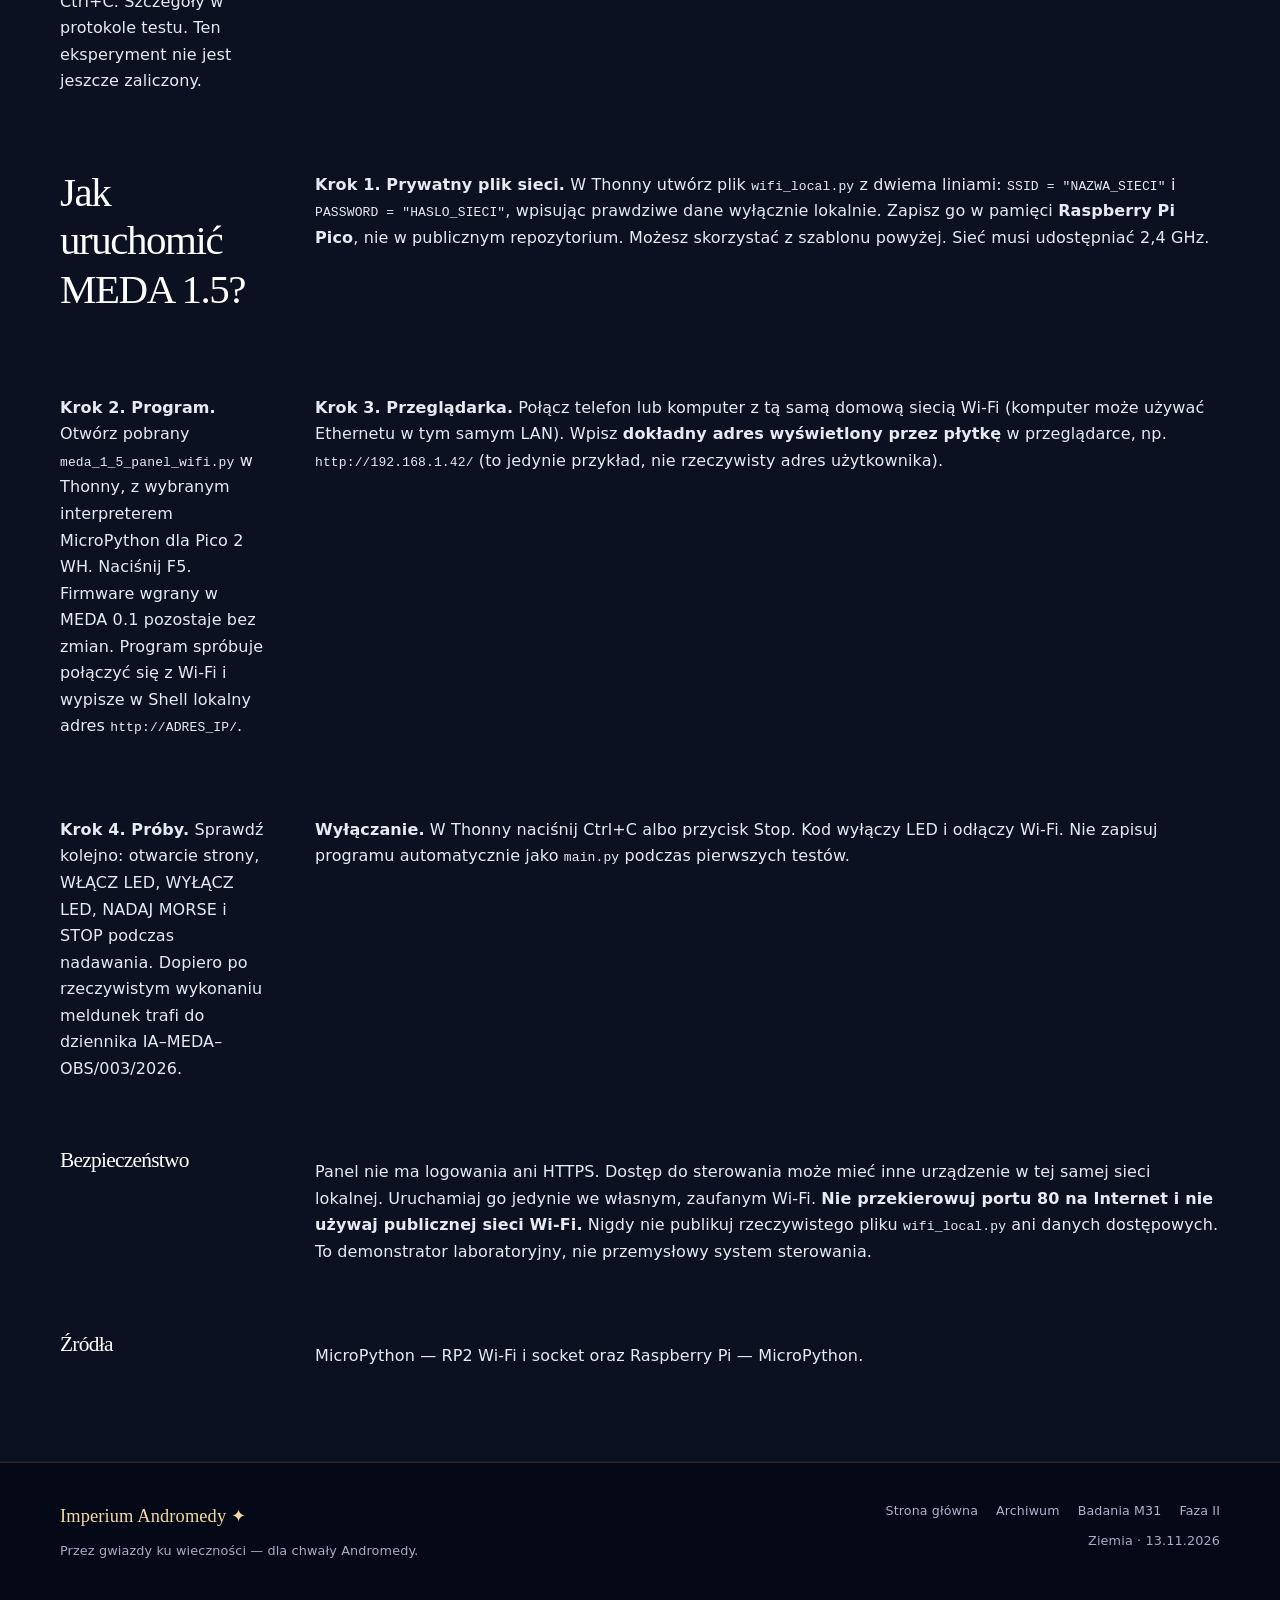
<file: meda-1-5.html>
<!DOCTYPE html><html lang="pl"><head><meta charset="UTF-8"><meta http-equiv="Content-Security-Policy" content="default-src 'none'; script-src 'self'; style-src 'self'; img-src 'self'; base-uri 'none'; form-action 'none'"><meta name="referrer" content="no-referrer"><meta name="viewport" content="width=device-width, initial-scale=1"><meta name="theme-color" content="#080d1e"><meta name="description" content="MEDA 1.5: lokalny panel WWW sterowania LED i sygnałem Morse'a przez Wi-Fi na Pico 2 WH."><title>MEDA 1.5 — Panel Wi-Fi — Imperium Andromedy</title><link rel="icon" href="assets/herb.webp" type="image/webp"><link rel="stylesheet" href="assets/style.css"></head><body><a class="skip" href="#main">Przejdź do treści</a><header class="site-header"><div class="container nav-wrap"><a href="index.html" class="brand"><img src="assets/herb.webp" alt="Herb Imperium Andromedy"><span class="brand-text"><strong>IMPERIUM ANDROMEDY</strong><span>Rząd tymczasowy na Ziemi</span></span></a><button class="menu-button" type="button" aria-label="Menu" aria-expanded="false" aria-controls="nav-items">Menu ☰</button><nav id="nav-items" class="nav-links" aria-label="Nawigacja"><a href="index.html">Strona główna</a><a href="konstytucja.html">Konstytucja</a><a href="finanse.html">Skarb Imperialny</a><a href="archiwum.html">Archiwum</a><a href="badania.html">Badania M31</a><a href="faza-ii.html">Faza II</a></nav></div></header>
<main id="main"><section class="page-hero"><div class="container"><span class="eyebrow">IA–MEDA–OBS/003/2026 · Departament Badań Kosmicznych</span><h1>MEDA 1.5 — Panel sterowania Wi-Fi</h1><p><strong>Status: przygotowano do testów; nie potwierdzono jeszcze połączenia ani działania panelu.</strong> Program połączy Pico 2 WH z prywatną siecią 2,4 GHz i pokaże stronę lokalną z przyciskami LED ON/OFF, MORSE i STOP.</p><div class="download-actions"><a class="button button-primary" href="programy/meda/meda_1_5_panel_wifi.py" download>Pobierz program (.py) ↓</a><a class="button button-ghost" href="programy/meda/wifi_local_PRZYKLAD.py" download>Szablon prywatnego Wi-Fi (.py) ↓</a><a class="button button-ghost" href="dokumenty/IA-MEDA-OBS-003-2026_Dziennik_WiFi.md">Dziennik próby →</a></div></div></section>
<section class="section"><div class="container"><div class="metrics"><div class="metric"><strong>0/4</strong><span>Potwierdzone testy</span></div><div class="metric"><strong>0 zł</strong><span>Nowe wydatki</span></div><div class="metric"><strong>2,4 GHz</strong><span>Pasmo Wi-Fi</span></div><div class="metric"><strong>LAN</strong><span>Dostęp tylko lokalny</span></div></div></div></section>
<section class="section soft"><div class="container document-shell"><div class="section-kicker">Test alternatywny — bez routera ARRIS</div><h2>Połącz telefon bezpośrednio z Pico</h2><p>Jeżeli telefon nie może otworzyć panelu pod adresem 192.168.18.110, choć komputer Ethernet działa, uruchom <a href="programy/meda/meda_1_5_pico_ap_test.py">diagnostyczny program Pico jako punkt Wi-Fi</a>. Wymaga osobnego lokalnego pliku <code>meda_ap_config.py</code> zawierającego <code>AP_SSID</code> i mocne <code>AP_PASSWORD</code>, zapisanego wyłącznie na płytce, nigdy w GitHubie. Po uruchomieniu przez F5 Pico utworzy sieć, z którą należy połączyć telefon. Wejdź pod adres IP wskazany przez Thonny (często 192.168.4.1), sprawdź przyciski LED i zakończ Ctrl+C. Szczegóły w <a href="dokumenty/IA-MEDA-OBS-004-2026_Test_Pico_AP.md">protokole testu</a>. Ten eksperyment nie jest jeszcze zaliczony.</p><div class="section-kicker">Instrukcja Windows + Thonny</div><h2>Jak uruchomić MEDA 1.5?</h2>
<p><strong>Krok 1. Prywatny plik sieci.</strong> W Thonny utwórz plik <code>wifi_local.py</code> z dwiema liniami: <code>SSID = "NAZWA_SIECI"</code> i <code>PASSWORD = "HASLO_SIECI"</code>, wpisując prawdziwe dane wyłącznie lokalnie. Zapisz go w pamięci <strong>Raspberry Pi Pico</strong>, nie w publicznym repozytorium. Możesz skorzystać z szablonu powyżej. Sieć musi udostępniać 2,4 GHz.</p>
<p><strong>Krok 2. Program.</strong> Otwórz pobrany <code>meda_1_5_panel_wifi.py</code> w Thonny, z wybranym interpreterem MicroPython dla Pico 2 WH. Naciśnij F5. Firmware wgrany w MEDA 0.1 pozostaje bez zmian. Program spróbuje połączyć się z Wi-Fi i wypisze w Shell lokalny adres <code>http://ADRES_IP/</code>.</p>
<p><strong>Krok 3. Przeglądarka.</strong> Połącz telefon lub komputer z tą samą domową siecią Wi-Fi (komputer może używać Ethernetu w tym samym LAN). Wpisz <strong>dokładny adres wyświetlony przez płytkę</strong> w przeglądarce, np. <code>http://192.168.1.42/</code> (to jedynie przykład, nie rzeczywisty adres użytkownika).</p>
<p><strong>Krok 4. Próby.</strong> Sprawdź kolejno: otwarcie strony, WŁĄCZ LED, WYŁĄCZ LED, NADAJ MORSE i STOP podczas nadawania. Dopiero po rzeczywistym wykonaniu meldunek trafi do <a href="dokumenty/IA-MEDA-OBS-003-2026_Dziennik_WiFi.md">dziennika IA–MEDA–OBS/003/2026</a>.</p>
<p><strong>Wyłączanie.</strong> W Thonny naciśnij Ctrl+C albo przycisk Stop. Kod wyłączy LED i odłączy Wi-Fi. Nie zapisuj programu automatycznie jako <code>main.py</code> podczas pierwszych testów.</p>
<h3>Bezpieczeństwo</h3><p>Panel nie ma logowania ani HTTPS. Dostęp do sterowania może mieć inne urządzenie w tej samej sieci lokalnej. Uruchamiaj go jedynie we własnym, zaufanym Wi-Fi. <strong>Nie przekierowuj portu 80 na Internet i nie używaj publicznej sieci Wi-Fi.</strong> Nigdy nie publikuj rzeczywistego pliku <code>wifi_local.py</code> ani danych dostępowych. To demonstrator laboratoryjny, nie przemysłowy system sterowania.</p>
<h3>Źródła</h3><p><a href="https://docs.micropython.org/en/latest/rp2/quickref.html" rel="noopener noreferrer" target="_blank">MicroPython — RP2 Wi-Fi i socket</a> oraz <a href="https://www.raspberrypi.com/documentation/microcontrollers/micropython.html" rel="noopener noreferrer" target="_blank">Raspberry Pi — MicroPython</a>.</p></div></section></main>
<footer class="site-footer"><div class="container footer-grid"><div><div class="footer-name">Imperium Andromedy ✦</div><p>Przez gwiazdy ku wieczności — dla chwały Andromedy.</p></div><div><div class="footer-links"><a href="index.html">Strona główna</a><a href="archiwum.html">Archiwum</a><a href="badania.html">Badania M31</a><a href="faza-ii.html">Faza II</a></div><p class="footer-location">Ziemia · 13.11.2026</p></div></div></footer><script src="assets/site.js" defer></script></body></html>
</file>
<file: assets/style.css>
@charset "UTF-8";
:root{--ink:#070c1c;--ink2:#101730;--ink3:#18213a;--gold:#d6af68;--goldSoft:#f0d9a5;--paper:#f4f2ed;--text:#e7eaf2;--muted:#aab4cb;--line:rgba(213,175,104,.22);--radius:18px;--shadow:0 14px 48px rgba(0,0,0,.23)}
*{box-sizing:border-box}html{scroll-behavior:smooth;scroll-padding-top:102px}body{margin:0;background:var(--ink);color:var(--text);font-family:system-ui,-apple-system,'Segoe UI',Roboto,Arial,sans-serif;line-height:1.66;letter-spacing:.008em}body:before{content:"";position:fixed;inset:0;z-index:-2;pointer-events:none;background:radial-gradient(ellipse at 15% 3%,rgba(82,52,148,.22),transparent 38%),radial-gradient(ellipse at 90% 22%,rgba(44,95,136,.13),transparent 37%),linear-gradient(145deg,#080d1e,#0b1024 72%,#090c19)}body:after{content:"";position:fixed;inset:0;z-index:-1;opacity:.22;pointer-events:none;background-image:radial-gradient(1px 1px at 18% 13%,#fff 99%,transparent),radial-gradient(1px 1px at 66% 32%,#fff 99%,transparent),radial-gradient(1px 1px at 43% 79%,#fff 99%,transparent),radial-gradient(1px 1px at 85% 83%,#fff 99%,transparent),radial-gradient(1px 1px at 7% 54%,#fff 99%,transparent);background-size:420px 360px}
a{color:inherit;text-decoration:none}a:focus-visible,button:focus-visible{outline:2px solid var(--goldSoft);outline-offset:4px}button{font:inherit}.skip{position:absolute;left:-9999px;top:10px;z-index:50;padding:9px 14px;background:var(--gold);color:var(--ink)}.skip:focus{left:12px}.container{width:min(1160px,calc(100% - 48px));margin-inline:auto}.narrow{max-width:860px;margin-inline:auto}
header.site-header{position:sticky;top:0;z-index:20;background:rgba(8,13,29,.91);border-bottom:1px solid var(--line);backdrop-filter:blur(22px)}.nav-wrap{display:flex;align-items:center;justify-content:space-between;gap:25px;min-height:84px}.brand{display:flex;align-items:center;gap:12px;white-space:nowrap}.brand img{width:47px;height:47px;object-fit:cover;border-radius:50%;border:1px solid rgba(214,175,104,.45)}.brand-text{display:flex;flex-direction:column;line-height:1.12}.brand-text strong{font-size:.95rem;letter-spacing:.17em;color:#fff}.brand-text span{color:var(--gold);font-size:.64rem;letter-spacing:.19em;text-transform:uppercase;margin-top:7px}.nav-links{display:flex;align-items:center;gap:28px}.nav-links a{font-size:.88rem;color:#cbd2e4;transition:color .2s}.nav-links a:hover,.nav-links a[aria-current=page]{color:var(--goldSoft)}.nav-links a[aria-current=page]{text-decoration:underline;text-underline-offset:9px;text-decoration-color:var(--gold)}.menu-button{display:none;padding:8px 12px;border:1px solid var(--line);border-radius:9px;color:var(--goldSoft);background:transparent}
main{min-height:65vh}.hero{padding:98px 0 74px;position:relative;overflow:hidden}.hero-grid{display:grid;grid-template-columns:1.04fr .96fr;gap:40px;align-items:center}.eyebrow{display:flex;align-items:center;gap:13px;color:var(--gold);font-size:.76rem;letter-spacing:.24em;font-weight:700;text-transform:uppercase}.eyebrow:before{content:"";width:29px;height:1px;background:var(--gold)}h1,h2,h3,.serif{font-family:Georgia,'Times New Roman',serif;letter-spacing:-.035em}h1{font-weight:500;font-size:clamp(3.3rem,6.6vw,6.2rem);line-height:1.02;margin:25px 0 24px;color:#fff}h1 em{display:block;color:var(--goldSoft);font-style:normal}h2{font-size:clamp(2rem,3.2vw,3.35rem);font-weight:500;line-height:1.18;margin:12px 0 21px;color:#fff}h3{font-size:1.34rem;font-weight:500;margin:0 0 10px;color:#fff}.hero-lede{font-size:1.12rem;line-height:1.79;color:#c2cbdf;max-width:600px}.hero-actions{display:flex;gap:13px;flex-wrap:wrap;margin-top:35px}.button{display:inline-flex;align-items:center;gap:10px;justify-content:center;min-height:47px;padding:11px 20px;font-weight:650;font-size:.88rem;border-radius:8px;transition:transform .15s,background .15s;border:1px solid var(--line)}.button:hover{transform:translateY(-2px)}.button-primary{background:var(--gold);border-color:var(--gold);color:#11172a}.button-primary:hover{background:var(--goldSoft)}.button-ghost{color:var(--goldSoft);background:rgba(255,255,255,.02)}.button-ghost:hover{background:rgba(255,255,255,.07)}.hero-small{display:flex;align-items:center;gap:14px;margin-top:30px;color:#aeb9cf;font-size:.8rem}.hero-small:before{content:'✦';font-size:1.25rem;color:var(--gold)}.flag-hero{position:relative;padding:12px;border-radius:16px;background:linear-gradient(135deg,rgba(230,189,109,.35),rgba(30,38,68,.1),rgba(230,189,109,.35));box-shadow:0 26px 80px rgba(0,0,0,.35)}.flag-hero img{display:block;width:100%;aspect-ratio:3/2;object-fit:cover;border-radius:8px}.hero-side-tag{position:absolute;right:-12px;bottom:-18px;padding:13px 22px;background:#111a35;border:1px solid rgba(214,175,104,.36);box-shadow:var(--shadow);font-size:.7rem;letter-spacing:.15em;color:var(--goldSoft);text-transform:uppercase}
.section{padding:76px 0}.section.soft{background:rgba(255,255,255,.025);border-top:1px solid rgba(255,255,255,.035);border-bottom:1px solid rgba(255,255,255,.035)}.section-heading{display:flex;justify-content:space-between;align-items:end;gap:25px;margin-bottom:30px}.section-heading p{max-width:540px;color:var(--muted);margin:0}.section-kicker{color:var(--gold);font-size:.75rem;font-weight:800;text-transform:uppercase;letter-spacing:.19em}.metrics{display:grid;grid-template-columns:repeat(4,1fr);gap:14px}.metric{border:1px solid var(--line);border-radius:12px;padding:22px 24px;background:rgba(14,22,43,.68)}.metric strong{font-family:Georgia,serif;display:block;color:var(--goldSoft);font-size:2.3rem;font-weight:500;line-height:1.1}.metric span{display:block;color:var(--muted);font-size:.79rem;margin-top:11px}.cards{display:grid;grid-template-columns:repeat(3,1fr);gap:16px}.card{border:1px solid var(--line);border-radius:14px;background:linear-gradient(145deg,rgba(24,33,60,.9),rgba(12,19,39,.9));padding:30px;min-height:205px}.card-num{font-family:Georgia,serif;font-size:2rem;color:var(--gold);margin-bottom:17px}.card p{margin:0;color:var(--muted);font-size:.92rem}.rulers{display:grid;grid-template-columns:repeat(2,1fr);gap:16px}.ruler{display:flex;align-items:center;gap:23px;background:rgba(255,255,255,.027);padding:26px;border:1px solid var(--line);border-radius:12px}.round-icon{display:grid;place-items:center;flex:0 0 66px;width:66px;height:66px;border:1px solid rgba(214,175,104,.4);border-radius:50%;color:var(--gold);font-size:1.7rem;background:rgba(214,175,104,.07)}.ruler h3{margin:0 0 4px}.ruler p{margin:0;font-size:.89rem;color:var(--muted)}.status-pill{display:inline-block;padding:5px 12px;border:1px solid rgba(214,175,104,.38);border-radius:100px;font-size:.69rem;letter-spacing:.06em;color:var(--goldSoft);background:rgba(214,175,104,.08)}
.statement{position:relative;overflow:hidden;border:1px solid rgba(214,175,104,.34);border-radius:17px;padding:55px clamp(24px,5vw,70px);background:linear-gradient(120deg,rgba(24,34,65,.94),rgba(10,17,36,.98))}.statement:after{content:"";position:absolute;right:-50px;top:-110px;width:450px;height:450px;background:url('galaktyka.webp') center/cover;border-radius:50%;opacity:.14;filter:blur(9px);pointer-events:none}.statement>*{position:relative;z-index:1}.statement .quote{font-family:Georgia,serif;color:#fff;font-size:clamp(1.35rem,2.4vw,2.05rem);line-height:1.45;max-width:750px;margin:14px 0 24px}.statement .signature{color:var(--gold);font-size:.87rem;letter-spacing:.12em}.callout{border-left:2px solid var(--gold);padding:17px 23px;background:rgba(214,175,104,.06);color:#d4dced;font-size:.9rem;line-height:1.7}.table-scroll{overflow:auto;border:1px solid var(--line);border-radius:12px}.data-table{width:100%;border-collapse:collapse;min-width:580px}.data-table th,.data-table td{padding:16px 20px;text-align:left;border-bottom:1px solid rgba(255,255,255,.065);font-size:.9rem}.data-table th{background:rgba(214,175,104,.10);color:var(--goldSoft);font-size:.78rem;letter-spacing:.065em;text-transform:uppercase}.data-table td:last-child,.data-table th:last-child{text-align:right;white-space:nowrap}.data-table tr:last-child td{border-bottom:0}.data-table .total td{background:rgba(214,175,104,.10);font-weight:800;color:#fff}.bars{height:13px;display:flex;overflow:hidden;border-radius:999px;gap:3px;margin:24px 0 17px}.bars span:nth-child(1){background:#8e72cf;flex:160}.bars span:nth-child(2){background:#4f9ac5;flex:60}.bars span:nth-child(3){background:#d5a952;flex:30}.bars span:nth-child(4){background:#70ad95;flex:50}.legend{display:flex;flex-wrap:wrap;gap:17px;color:var(--muted);font-size:.82rem}.dot{display:inline-block;vertical-align:middle;width:9px;height:9px;margin-right:7px;border-radius:50%}.timeline{display:grid;grid-template-columns:repeat(4,1fr);gap:15px}.step{position:relative;padding:24px;border-top:2px solid rgba(214,175,104,.28);background:rgba(255,255,255,.025)}.step strong{color:var(--gold);font-size:.81rem}.step h3{font-size:1.15rem;margin:12px 0}.step p{font-size:.86rem;color:var(--muted);margin:0}.step.done{border-color:#83b9a2}
.page-hero{padding:75px 0 44px;border-bottom:1px solid var(--line)}.page-hero h1{font-size:clamp(2.65rem,5.3vw,4.9rem);margin:20px 0}.page-hero p{max-width:690px;color:var(--muted);font-size:1rem}.subnav{display:flex;gap:12px;flex-wrap:wrap;margin-top:26px}.subnav a{display:inline-flex;padding:7px 12px;border-radius:6px;border:1px solid var(--line);font-size:.8rem;color:var(--goldSoft)}.document-shell{display:grid;grid-template-columns:210px minmax(0,1fr);gap:45px;align-items:start}.toc{position:sticky;top:113px;border-left:1px solid var(--line);padding-left:16px}.toc strong{display:block;color:var(--gold);font-size:.75rem;letter-spacing:.1em;text-transform:uppercase;margin-bottom:12px}.toc a{display:block;font-size:.79rem;line-height:1.5;padding:7px 0;color:var(--muted)}.toc a:hover{color:#fff}.doc-text{background:#f3f0e9;color:#242635;border-radius:12px;padding:clamp(22px,5vw,55px);box-shadow:var(--shadow)}.doc-text h2{font-size:1.6rem;color:#202744;margin:42px 0 20px;line-height:1.3;letter-spacing:-.02em}.doc-text h2:first-child{margin-top:0}.doc-text h3{font-family:Georgia,serif;font-size:1.16rem;color:#3b3153;margin:27px 0 10px}.doc-text p{font-size:.91rem;line-height:1.75;margin:0 0 9px}.doc-text .article-body{padding-left:13px}.doc-text .opening{font-size:1.07rem;line-height:1.8;font-family:Georgia,serif}.doc-text table{width:100%;border-collapse:collapse;margin:20px 0 24px;font-size:.83rem}.doc-text td,.doc-text th{border:1px solid #d8d4c9;padding:10px 12px;text-align:left}.doc-text th{background:#e5dfd0;color:#343042}.doc-text td:last-child{text-align:right;white-space:nowrap}.doc-text tr:last-child td{font-weight:700}.doc-text a{color:#5b3d85;text-decoration:underline}.speech{font-family:Georgia,serif;line-height:1.92}.speech p{font-size:1.1rem;margin:0 0 18px}.speech .sign{text-align:right;margin-top:35px}.download-actions{display:flex;gap:10px;flex-wrap:wrap;margin-top:27px}.download-actions .button{color:var(--goldSoft)}
.file-list{display:grid;grid-template-columns:1fr;gap:13px}.file-row{display:flex;align-items:center;justify-content:space-between;gap:25px;border:1px solid var(--line);border-radius:11px;padding:19px 23px;background:rgba(255,255,255,.025)}.file-row h3{font-family:system-ui,sans-serif;font-weight:650;font-size:.97rem;margin:0}.file-row p{font-size:.79rem;color:var(--muted);margin:4px 0 0}.file-row a{font-size:.82rem;color:var(--goldSoft);border-bottom:1px solid var(--gold);white-space:nowrap}.file-row a:hover{color:white}.badge-soft{font-size:.7rem;color:var(--goldSoft)}.centered{text-align:center}.space-sm{margin-top:20px}.space-lg{margin-top:42px}
.site-footer{border-top:1px solid var(--line);padding:38px 0 44px;background:rgba(4,7,18,.52)}.footer-grid{display:grid;grid-template-columns:1fr 1fr;gap:22px}.site-footer p{margin:8px 0;font-size:.8rem;color:#a4aec5}.footer-name{font-family:Georgia,serif;color:var(--goldSoft);font-size:1.15rem}.footer-links{display:flex;gap:18px;justify-content:flex-end;flex-wrap:wrap;font-size:.79rem;color:var(--muted)}.footer-links a:hover{color:var(--gold)}
@media(max-width:1000px){.hero{padding-top:65px}.hero-grid{grid-template-columns:1fr}.hero-art{max-width:700px}.cards{grid-template-columns:repeat(2,1fr)}.timeline{grid-template-columns:repeat(2,1fr)}.document-shell{grid-template-columns:1fr}.toc{position:static;display:flex;gap:12px;flex-wrap:wrap;border-left:0;border-bottom:1px solid var(--line);padding:0 0 14px}.toc strong{flex-basis:100%;margin:0}.toc a{padding:3px 0}}
@media(max-width:720px){.container{width:min(100% - 30px,1160px)}.nav-wrap{min-height:70px}.brand img{width:39px;height:39px}.brand-text strong{font-size:.74rem}.brand-text span{font-size:.55rem}.menu-button{display:block}.nav-links{position:absolute;left:0;right:0;top:70px;display:none;flex-direction:column;align-items:stretch;gap:0;padding:10px 16px 15px;background:#0c142a;border-bottom:1px solid var(--line)}.nav-links.open{display:flex}.nav-links a{padding:11px 7px}.hero{padding:54px 0 60px}h1{font-size:clamp(2.8rem,12vw,4.2rem)}.hero-actions{flex-direction:column;align-items:stretch}.hero-side-tag{right:0;font-size:.58rem}.metrics{grid-template-columns:repeat(2,1fr)}.metric{padding:18px}.metric strong{font-size:1.85rem}.cards,.rulers,.timeline,.footer-grid{grid-template-columns:1fr}.section{padding:55px 0}.section-heading{display:block}.statement{padding:33px 24px}.footer-links{justify-content:flex-start}.page-hero{padding:54px 0 32px}.doc-text{padding:24px 21px}.file-row{align-items:flex-start;flex-direction:column;gap:7px}}
@media(prefers-reduced-motion:reduce){html{scroll-behavior:auto}.button{transition:none}}

.dot-infrastructure{background:#4f9ac5}
.dot-research{background:#70ad95}
.dot-reserve{background:#8e72cf}
.dot-documents{background:#d5a952}
.budget-note{color:var(--muted);font-size:.77rem;margin-top:16px}
.note-small{color:var(--muted);font-size:.84rem}
.note{color:var(--muted);font-size:.9rem}
.display-block{display:block}
.caption{font-size:.82rem;color:var(--muted)}
.note-medium{font-size:.85rem;color:var(--muted)}
.spaced{margin-top:24px}
.flag-frame{max-width:850px;background:rgba(255,255,255,.02);border:1px solid var(--line);padding:12px;border-radius:13px}
.footer-location{text-align:right;margin-top:22px}
.flag-image{width:100%;display:block;border-radius:7px}
.budget-table-scroll{overflow-x:auto}
</file>
